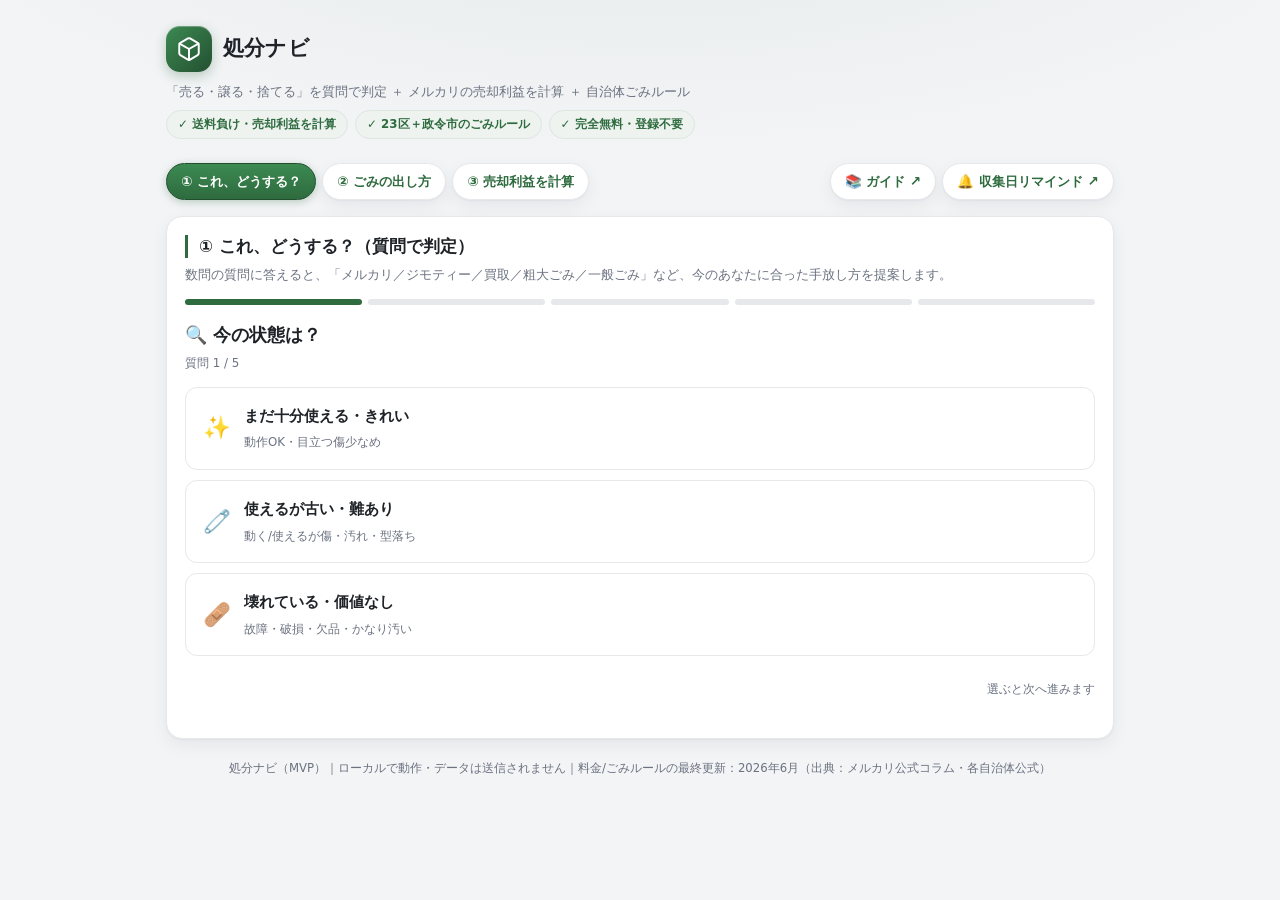
<file: index.html>
<!doctype html>
<html lang="ja">
<head>
<meta charset="utf-8">
<meta name="viewport" content="width=device-width, initial-scale=1">
<!-- Google Search Console 所有権確認：登録時に発行される下記のタグを貼るだけ（HTMLタグ方式）。
     例）<meta name="google-site-verification" content="ここに発行コード" /> -->
<title>処分ナビ｜売る・譲る・捨てるを質問で判定（メルカリ送料負け＋自治体ごみルール）</title>
<meta name="description" content="フリマ出品前に送料負けを判定し、売る・譲る・捨てるを質問で案内。メルカリ送料計算＋東京23区・政令市20市のごみルール。ローカル動作・データ送信なし。">
<meta name="theme-color" content="#2e6b3e">
<meta property="og:type" content="website">
<meta property="og:title" content="処分ナビ｜売る・譲る・捨てるを質問で判定">
<meta property="og:description" content="メルカリ送料負け計算＋自治体ごみルール。質問に答えるだけで、今のあなたに合った手放し方を提案します。">
<meta property="og:url" content="https://ededdeddyw.github.io/soryo-make-tool/">
<meta property="og:image" content="https://ededdeddyw.github.io/soryo-make-tool/ogp.jpg">
<meta property="og:image:width" content="1200">
<meta property="og:image:height" content="630">
<meta name="twitter:card" content="summary_large_image">
<link rel="canonical" href="https://ededdeddyw.github.io/soryo-make-tool/">
<script type="application/ld+json">{"@context":"https://schema.org","@type":"WebApplication","name":"処分ナビ","url":"https://ededdeddyw.github.io/soryo-make-tool/","applicationCategory":"UtilitiesApplication","operatingSystem":"Web","description":"フリマ出品前に送料負けを判定し、売る・譲る・捨てるを質問で案内。メルカリ送料計算＋東京23区・政令市20市のごみルール。","offers":{"@type":"Offer","price":"0","priceCurrency":"JPY"}}</script>
<link rel="icon" href="data:image/svg+xml,%3Csvg%20xmlns='http://www.w3.org/2000/svg'%20viewBox='0%200%2024%2024'%20fill='none'%20stroke='%232e6b3e'%20stroke-width='2'%20stroke-linecap='round'%20stroke-linejoin='round'%3E%3Cpath%20d='M21%2016V8a2%202%200%200%200-1-1.73l-7-4a2%202%200%200%200-2%200l-7%204A2%202%200%200%200%203%208v8a2%202%200%200%200%201%201.73l7%204a2%202%200%200%200%202%200l7-4A2%202%200%200%200%2021%2016z'/%3E%3Cpath%20d='M3.27%206.96%2012%2012.01l8.73-5.05M12%2022.08V12'/%3E%3C/svg%3E">
<link rel="manifest" href="manifest.json">
<link rel="apple-touch-icon" href="icon-180.png">
<meta name="mobile-web-app-capable" content="yes">
<meta name="apple-mobile-web-app-capable" content="yes">
<meta name="apple-mobile-web-app-status-bar-style" content="default">
<meta name="apple-mobile-web-app-title" content="処分ナビ">
<script>if('serviceWorker' in navigator){addEventListener('load',function(){navigator.serviceWorker.register('sw.js').catch(function(){});});}</script>
<link rel="stylesheet" href="theme.css">
<style>
  /* デザイントークン・base(reset/body/a)は theme.css に集約。以下はこのページ固有のスタイル */
  .wrap{max-width:980px;margin:0 auto;padding:18px 16px 72px}
  header.hero{display:flex;flex-direction:column;align-items:flex-start;gap:7px;margin:8px 0 16px}
  .hero-chips{display:flex;flex-wrap:wrap;gap:7px;margin-top:1px}
  .hero-chips span{font-size:.74rem;font-weight:700;color:var(--accent);background:var(--accent-soft);border:1px solid #dce7e0;border-radius:999px;padding:4px 11px}
  h1{font-size:1.3rem;margin:0}
  /* .logo / .sub / .callout / .row2 / .row3 / .unit / .presets / .preset / 計算結果ブロック(.ship-pick/.verdict/.net-big/table.bd/.actions/.cmp-t/.tag/.net-cell)・.disc は theme.css に集約 */

  nav.tabs{position:sticky;top:0;z-index:5;display:flex;gap:6px;background:var(--bg);padding:8px 0 10px;margin-bottom:6px;flex-wrap:wrap}
  nav.tabs a,nav.tabs .tab{font-size:.84rem;font-weight:700;text-decoration:none;color:var(--accent);background:#fff;
    border:1px solid var(--line);border-radius:999px;padding:7px 14px;box-shadow:var(--shadow);cursor:pointer;font-family:inherit}
  nav.tabs a:hover,nav.tabs .tab:hover{background:var(--accent-soft)}
  nav.tabs .tab.active{background:linear-gradient(180deg,var(--accent-bright),var(--accent));color:#fff;border-color:var(--accent-deep);box-shadow:0 2px 9px rgba(46,107,62,.30)}
  /* 画面（ビュー）切替：1つだけ表示 */
  .view{display:none}
  .view.show{display:block}
  /* ② ごみの出し方フロー */
  .g-size{display:flex;flex-wrap:wrap;gap:7px;margin:4px 0 4px}
  .g-size button{font:inherit;font-size:.86rem;font-weight:700;border:1px solid var(--line);background:#fff;color:var(--ink);border-radius:10px;padding:9px 13px;cursor:pointer;transition:.12s}
  .g-size button:hover{border-color:var(--accent);background:var(--accent-soft)}
  .g-size button.on{background:var(--accent);color:#fff;border-color:var(--accent)}
  .g-verdict{margin-top:14px;border-radius:14px;padding:15px 16px;border:1px solid transparent;box-shadow:var(--shadow)}
  .g-verdict .vh{font-size:1.06rem;font-weight:800;margin:0 0 4px;display:flex;align-items:center;gap:8px}
  .g-verdict .vb{font-size:.86rem;margin:0}
  .g-ok{background:var(--ok-bg);border-color:#bfe3cd}.g-ok .vh{color:var(--ok)}
  .g-sodai{background:var(--warn-bg);border-color:#ecd9a8}.g-sodai .vh{color:var(--warn)}
  .g-ask{background:var(--blue-bg);border-color:#bcd6ef}.g-ask .vh{color:var(--blue)}
  .g-mats{display:flex;flex-wrap:wrap;gap:8px;margin:4px 0}
  .g-mat{display:flex;align-items:center;gap:9px;text-align:left;width:100%;font:inherit;border:1.5px solid var(--line);background:#fff;border-radius:11px;padding:12px 14px;cursor:pointer;color:var(--ink);transition:.12s}
  .g-mat:hover{border-color:var(--accent);background:var(--accent-soft)}
  .g-mat .em{font-size:1.3rem}
  .g-mat .mt{font-weight:700;font-size:.92rem}
  .g-mat .mh{font-size:.74rem;color:var(--muted)}
  .g-final{margin-top:12px;border:1px solid #bfe3cd;background:linear-gradient(135deg,var(--ok-bg),#fff);border-radius:14px;padding:15px 16px;box-shadow:var(--shadow)}
  .g-final .ft{font-size:1.02rem;font-weight:800;margin:0 0 6px}
  .g-final ul{margin:6px 0 0;padding-left:18px;font-size:.86rem}
  .g-final li{margin:3px 0}
  .g-danger{background:var(--bad-bg);border-color:#f0c4bd}

  .card{background:var(--card);border:1px solid var(--line);border-radius:var(--radius);padding:18px;box-shadow:var(--shadow);margin-bottom:16px}
  .card h2{font-size:1.05rem;margin:0 0 6px;padding-left:11px;border-left:3px solid var(--accent);line-height:1.35}
  .card .lead{font-size:.82rem;color:var(--muted);margin:0 0 14px}

  /* wizard */
  .wz-progress{display:flex;gap:6px;margin:0 0 16px}
  .wz-progress i{height:6px;flex:1;border-radius:999px;background:var(--line);transition:.2s}
  .wz-progress i.on{background:var(--accent)}
  .wz-q{font-size:1.12rem;font-weight:800;margin:0 0 4px;display:flex;align-items:center;gap:8px}
  .wz-step{font-size:.74rem;color:var(--muted);margin:0 0 14px}
  .wz-opts{display:grid;gap:10px}
  .wz-opt{display:flex;align-items:center;gap:12px;width:100%;text-align:left;cursor:pointer;
    border:1.5px solid var(--line);background:#fff;border-radius:12px;padding:15px 16px;min-height:58px;font:inherit;color:var(--ink);transition:.15s}
  .wz-opt:hover{border-color:var(--accent);background:var(--accent-soft);transform:translateY(-1px)}
  .wz-opt .em{font-size:1.4rem;flex:0 0 auto;width:30px;text-align:center}
  .wz-opt .ot{font-weight:700;font-size:.96rem}
  .wz-opt .oh{font-size:.74rem;color:var(--muted)}
  .wz-bar{display:flex;justify-content:space-between;align-items:center;margin-top:16px}
  /* .btn 系・バッジ(.verified/.estim) は theme.css に集約 */
  .chips{display:flex;flex-wrap:wrap;gap:6px;margin:0 0 14px}
  .chip{font-size:.74rem;background:var(--accent-soft);color:var(--accent);border-radius:999px;padding:3px 10px;font-weight:700}

  /* recommendation */
  .rec-primary{display:flex;gap:14px;border-radius:16px;padding:18px;background:linear-gradient(135deg,var(--ok-bg),#fff);border:1px solid #bfe3cd;margin-bottom:14px;box-shadow:0 2px 12px rgba(46,139,87,.12)}
  .rec-primary .em{font-size:2.2rem;flex:0 0 auto}
  .rec-primary .rt{font-size:1.2rem;font-weight:800;margin:0;color:var(--ok)}
  .rec-primary .rb{font-size:.86rem;margin:3px 0 0}
  .rec-why{margin:8px 0 0;padding:0;list-style:none}
  .rec-why li{font-size:.84rem;padding:3px 0 3px 20px;position:relative}
  .rec-why li::before{content:"✓";position:absolute;left:0;color:var(--ok);font-weight:800}
  .rec-cta{margin-top:12px}
  .rec-others{margin-top:6px}
  .rec-others .ro{display:flex;gap:11px;align-items:flex-start;padding:11px 12px;border:1px solid var(--line);border-radius:11px;margin-top:9px}
  .rec-others .em{font-size:1.5rem;flex:0 0 auto;width:30px;text-align:center}
  .rec-others .rn{font-weight:700;font-size:.92rem}
  .rec-others .rd{font-size:.78rem;color:var(--muted)}
  .rec-others .rk{font-size:.74rem;color:var(--accent);font-weight:700;margin-top:2px}
  .rec-others a{color:var(--accent)}


  /* gov module */
  label{display:block;font-size:.82rem;color:var(--muted);margin:12px 0 4px;font-weight:600}
  label:first-of-type{margin-top:0}
  select,input[type=text],input[type=number]{width:100%;padding:11px 12px;font-size:1rem;border:1px solid var(--line);border-radius:10px;background:#fff;color:var(--ink)}
  select:focus,input:focus{outline:none;border-color:var(--accent);box-shadow:0 0 0 3px var(--accent-soft)}
  .ward-pick{display:flex;flex-wrap:wrap;gap:6px;margin-top:8px}
  .ward-pick button{font-size:.78rem;border:1px solid var(--line);background:#fff;border-radius:8px;padding:5px 9px;cursor:pointer}
  .ward-pick button:hover{background:var(--accent-soft);border-color:var(--accent)}
  .gov-card{margin-top:14px;border:1px solid var(--line);border-radius:12px;padding:0;overflow:hidden}
  .gov-card .gh{background:var(--accent-soft);padding:10px 14px;font-weight:800;font-size:.95rem;color:var(--accent)}
  .gov-card .gb{padding:4px 14px 12px}
  .gov-row{display:flex;gap:10px;padding:10px 0;border-bottom:1px solid var(--line);font-size:.86rem}
  .gov-row:last-child{border-bottom:none}
  .gov-row .gk{flex:0 0 92px;color:var(--muted);font-weight:700;font-size:.8rem}
  .gov-row .gv{flex:1}

  /* calculator */
  .grid{display:grid;grid-template-columns:1fr 1fr;gap:16px}
  @media(max-width:760px){.grid{grid-template-columns:1fr}}
  details.adv{margin-top:14px;border-top:1px dashed var(--line);padding-top:10px}
  details.adv summary{cursor:pointer;font-size:.82rem;color:var(--accent);font-weight:600;list-style:none}
  details.adv summary::-webkit-details-marker{display:none}
  details.adv summary::before{content:"＋ "}details.adv[open] summary::before{content:"－ "}
  .hint{font-weight:400;font-size:.74rem;color:var(--muted)}
  .disc{margin-top:6px}
  footer{margin-top:20px;font-size:.73rem;color:var(--muted);text-align:center}
  a{color:var(--accent)}
</style>
</head>
<body>
<div class="wrap">
  <header class="hero">
    <a class="brand" href="index.html" aria-label="処分ナビ トップへ">
      <span class="logo" aria-hidden="true">
        <svg viewBox="0 0 24 24" fill="none" stroke="#fff" stroke-width="1.8" stroke-linecap="round" stroke-linejoin="round">
          <path d="M21 16V8a2 2 0 0 0-1-1.73l-7-4a2 2 0 0 0-2 0l-7 4A2 2 0 0 0 3 8v8a2 2 0 0 0 1 1.73l7 4a2 2 0 0 0 2 0l7-4A2 2 0 0 0 21 16z"/>
          <path d="M3.27 6.96 12 12.01l8.73-5.05M12 22.08V12"/>
        </svg>
      </span>
      <h1>処分ナビ</h1>
    </a>
    <p class="sub">「売る・譲る・捨てる」を質問で判定 ＋ メルカリの売却利益を計算 ＋ 自治体ごみルール</p>
    <div class="hero-chips">
      <span>✓ 送料負け・売却利益を計算</span>
      <span>✓ 23区＋政令市のごみルール</span>
      <span>✓ 完全無料・登録不要</span>
    </div>
  </header>

  <nav class="tabs">
    <button class="tab active" data-view="navi">① これ、どうする？</button>
    <button class="tab" data-view="gov">② ごみの出し方</button>
    <button class="tab" data-view="calc">③ 売却利益を計算</button>
    <a href="guide/" style="margin-left:auto">📚 ガイド ↗</a>
    <a href="reminder.html">🔔 収集日リマインド ↗</a>
  </nav>

  <!-- ① 処分ナビ（アキネーター式） -->
  <section class="card view show" id="nav-navi">
    <h2>① これ、どうする？（質問で判定）</h2>
    <p class="lead">数問の質問に答えると、「メルカリ／ジモティー／買取／粗大ごみ／一般ごみ」など、今のあなたに合った手放し方を提案します。</p>
    <div id="wizard"></div>
  </section>

  <!-- ② ごみの出し方（段階フロー） -->
  <section class="card view" id="nav-gov">
    <h2>② ごみの出し方</h2>
    <p class="lead">お住まいと大きさから「粗大ごみかどうか」をまず判定。詳しく知りたいときは素材を選ぶと、分別と収集日まで案内します。</p>
    <div class="row2">
      <div>
        <label>都道府県</label>
        <select id="pref"></select>
      </div>
      <div>
        <label>市区町村 <span class="hint">（直接入力も可）</span></label>
        <input type="text" id="city" placeholder="例：渋谷区 / 横浜市">
      </div>
    </div>
    <div id="wardPick" class="ward-pick" style="display:none"></div>
    <label style="margin-top:12px">いちばん長い辺の目安 <span class="hint">①で答えていれば自動で入ります</span></label>
    <div class="g-size" id="govSize"></div>
    <div id="govVerdict"></div>
    <div id="govDetail"></div>
    <div style="margin-top:12px"><button class="btn" id="govOpen">公式の出し方ページを開く ↗</button></div>
    <div class="disc" style="margin-top:14px">
      <b>大きさの基準・分別・収集日は自治体ごとに違い、改定されます。</b>最終的な分別・申込は必ず公式でご確認を。電池・スプレー缶・ライター・刃物・小型家電などは「危険ごみ・特別な出し方」が多いので要注意。マンション等は建物の集積所ルールに従ってください。
    </div>
  </section>

  <!-- ③ メルカリ送料計算 -->
  <section class="card view" id="nav-calc">
    <h2>③ メルカリ 売却利益の計算<span class="hint" style="font-weight:400">（売って手元にいくら残る？）</span></h2>
    <p class="lead">売価・サイズ・重さから、手数料・送料・梱包材を引いた「手残り」を計算し、最安の発送方法を自動で選びます。</p>
    <div class="grid">
      <div>
        <label>想定売価 <span class="hint">（いくらで売れそう？）</span></label>
        <div class="unit"><input type="number" id="price" value="1500" min="0" step="50"><span class="u">円</span></div>
        <label>サイズの目安から選ぶ <span class="hint">測らなくてOK・近いものをタップ</span></label>
        <div class="presets" id="presets"></div>
        <label>サイズを直接入れる <span class="hint">長さ・幅・厚さ（cm）／3辺合計は自動計算</span></label>
        <div class="row3">
          <div class="unit"><input type="number" id="d1" value="25" min="0" step="1" aria-label="長さ"><span class="u">cm</span></div>
          <div class="unit"><input type="number" id="d2" value="18" min="0" step="1" aria-label="幅"><span class="u">cm</span></div>
          <div class="unit"><input type="number" id="d3" value="3" min="0" step="0.5" aria-label="厚さ"><span class="u">cm</span></div>
        </div>
        <div class="hint" style="margin-top:4px">安い方法は<b>「厚さ」</b>と<b>「3辺合計」</b>の2つで決まります。とくにネコポス等は<b>厚さ3cm以下</b>。正方形・箱型は厚さで弾かれやすいので注意。</div>
        <label>重さ</label>
        <div class="unit"><input type="number" id="weight" value="300" min="0" step="50"><span class="u">g</span></div>
        <details class="adv">
          <summary>くわしい設定（梱包材費・手間・まとめ売り）</summary>
          <label>その他の梱包材費 <span class="hint">封筒・テープ・プチプチ等（専用箱代は自動計算）</span></label>
          <div class="unit"><input type="number" id="material" value="30" min="0" step="10"><span class="u">円</span></div>
          <div class="row2">
            <div><label>出品〜発送の手間</label><div class="unit"><input type="number" id="laborMin" value="15" min="0" step="5"><span class="u">分</span></div></div>
            <div><label>自分の時給</label><div class="unit"><input type="number" id="wage" value="1100" min="0" step="100"><span class="u">円</span></div></div>
          </div>
          <label>まとめ売り（1梱包の同梱点数）<span class="hint">送料を按分</span></label>
          <div class="unit"><input type="number" id="bundle" value="1" min="1" step="1"><span class="u">点</span></div>
        </details>
      </div>
      <div>
        <div id="shipPick"></div>
        <div id="verdict"></div>
        <div class="net-cap">1点あたりの手残り（売価 − 手数料 − 送料 − 梱包材）</div>
        <div class="net-big" id="netBig">—</div>
        <div class="net-cap" id="netSub"></div>
        <table class="bd" id="breakdown"></table>
        <div class="actions" id="nextActions"></div>
      </div>
    </div>

    <h3 style="font-size:.92rem;margin:18px 0 0">発送方法の比較（このサイズ・重さで使える方法）</h3>
    <table class="cmp-t">
      <thead><tr><th>発送方法</th><th>サービス</th><th class="num">送料+資材</th><th class="num">手残り</th><th>判定</th></tr></thead>
      <tbody id="cmpBody"></tbody>
    </table>
    <div class="disc" style="margin-top:14px">
      <b>料金は変わります。</b> 送料・手数料は「2026年6月時点の目安」（販売手数料10%・全国一律）。実際は <a href="https://jp-news.mercari.com/contents/1882" target="_blank" rel="noopener">メルカリ公式の料金一覧</a> をご確認ください。サイズ判定は入力寸法からの<b>推定</b>で、専用箱・封筒に収まるかは現物確認を（数mmの差で規格外になる場合あり）。
    </div>
  </section>

  <footer>処分ナビ（MVP）｜ローカルで動作・データは送信されません｜料金/ごみルールの最終更新：2026年6月（出典：メルカリ公式コラム・各自治体公式）</footer>
</div>

<script src="engine.js"></script>
<script>
/* 共通ヘルパー・計算ロジック（$ / yen / SIZE_PRESETS / buildPresets / eligibleMethods /
   thicknessTip / materialLink / matHtml / tipHtml / saveCalc / card / icon* 等）は
   engine.js に集約（soryo-tool.html と共有）。本ファイルには①②③ページ固有の処理のみ。 */

/* ============================ ① 処分ナビ（ウィザード）============================ */
const QS = [
  {id:'cond', q:'今の状態は？', icon:'🔍', opts:[
    {v:'good',  em:'✨', label:'まだ十分使える・きれい', hint:'動作OK・目立つ傷少なめ'},
    {v:'old',   em:'🧷', label:'使えるが古い・難あり', hint:'動く/使えるが傷・汚れ・型落ち'},
    {v:'broken',em:'🩹', label:'壊れている・価値なし', hint:'故障・破損・欠品・かなり汚い'},
  ]},
  {id:'size', q:'いちばん長い辺は、どれくらい？', icon:'📏', note:'※「いちばん長い1辺」の長さです（3辺の合計ではありません）。送料はあとで厚さ・3辺合計も見て計算します。', opts:[
    {v:'small', em:'📩', label:'手のひら〜30cm未満', hint:'本・服・小型雑貨・化粧品など'},
    {v:'mid',   em:'📦', label:'30〜50cmくらい', hint:'電子レンジ・炊飯器・スツールなど'},
    {v:'large', em:'🛋️', label:'50cm以上（大きい）', hint:'いす・本棚・布団・大型家電など'},
  ]},
  {id:'price', q:'売れそうな値段は？（相場）', icon:'💴', skip:s=>s.cond==='broken', opts:[
    {v:'high',        em:'💎', label:'高い（2,000円〜・ブランド/人気）', hint:'高く売れそう'},
    {v:'mid',         em:'💵', label:'そこそこ（500〜2,000円）', hint:'メルカリ向きの価格帯'},
    {v:'low',         em:'🪙', label:'安い（〜500円くらい）', hint:'送料負けしやすい'},
    {v:'unsure_high', em:'❓', label:'わからない（でも高そう）', hint:'ブランド・家電・きれいめ'},
    {v:'unsure_low',  em:'🔍', label:'わからない（たぶん高くない）', hint:'ノーブランド・量産品'},
  ]},
  {id:'urgent', q:'どれくらい急ぎ？', icon:'⏱️', skip:s=>s.cond==='broken', opts:[
    {v:'yes', em:'🏃', label:'すぐ手放したい', hint:'引っ越し・片付け中など'},
    {v:'no',  em:'🛏️', label:'時間をかけてOK', hint:'高く売れるまで待てる'},
  ]},
  {id:'carry', q:'自分で運べる？', icon:'🚗', opts:[
    {v:'yes', em:'💪', label:'運べる（車あり/持てる）', hint:'店舗持込・粗大ごみ出しOK'},
    {v:'no',  em:'🙅', label:'運べない', hint:'出張・回収を使いたい'},
  ]},
];

const CH = {
  mercari:     {em:'📦', name:'メルカリで売る',           blurb:'全国の買い手に。送料・手数料を引いた手残りが鍵。'},
  jmty:        {em:'🤝', name:'ジモティーで譲る/売る',     blurb:'地元で手渡し。送料0・大型もそのまま渡せる。0円もOK。'},
  kaitori:     {em:'💰', name:'買取に出す',               blurb:'ブランド・家電・大型は宅配/出張買取が早い。'},
  recycle_shop:{em:'🏪', name:'リサイクルショップへ持込',  blurb:'運べるなら即現金化。値段は安めになりがち。'},
  matome:      {em:'🧺', name:'まとめ売りにする',         blurb:'単体だと送料負け→似た物をまとめて1梱包に。'},
  sodai:       {em:'🛋️', name:'粗大ごみに出す',          blurb:'30cm以上は多くの自治体で粗大ごみ。申込・有料。'},
  ippan:       {em:'🗑️', name:'一般ごみで処分',          blurb:'小さく価値がなければ分別して処分。'},
  gyosha:      {em:'🚚', name:'不用品回収を呼ぶ',         blurb:'運び出し不要・まとめて引取（有料）。急ぎ/運べない時。'},
};

/* 各チャネルの導線。原則は「サービス内のガイドページ」に着地して完結させる
   （Google検索に丸投げしない）。各ガイド内に詳しい選び方・注意点・将来の提携枠がある。
   ─ ASP[k] に各ASP（A8.net・もしも 等）の広告URLを入れると、そのチャネルだけ
     直接その広告URLへ送客（新規タブ）に切り替わる。空 '' の間はガイドページへ。 */
const GUIDE = {
  jmty:        'guide/jimoty-tsukaikata.html',
  kaitori:     'guide/kaitori.html',
  recycle_shop:'guide/kaitori.html#shop',
  gyosha:      'guide/fuyohin-kaishu.html',
};
const ASP = { jmty:'', kaitori:'', recycle_shop:'', gyosha:'' };
/* チャネルの遷移先を返す。ASPがあれば外部(新規タブ)、なければ内部ガイド(同一タブ) */
const chTarget = k => ASP[k] ? {href:ASP[k], external:true} : {href:GUIDE[k], external:false};

let answers = {}, step = 0;
function activeQs(){ return QS.filter(q=> !(q.skip && q.skip(answers))); }

function renderWizard(){
  const list = activeQs();
  const w = $('wizard');
  if(step >= list.length){ renderResult(); return; }
  const q = list[step];
  const dots = list.map((_,i)=>`<i class="${i<=step?'on':''}"></i>`).join('');
  const opts = q.opts.map(o=>`
    <button class="wz-opt" data-v="${o.v}">
      <span class="em">${o.em}</span>
      <span><span class="ot">${o.label}</span><br><span class="oh">${o.hint||''}</span></span>
    </button>`).join('');
  w.innerHTML = `
    <div class="wz-progress">${dots}</div>
    <p class="wz-q">${q.icon} ${q.q}</p>
    <p class="wz-step">質問 ${step+1} / ${list.length}</p>
    ${q.note?`<p class="wz-step" style="margin:-8px 0 12px;color:var(--accent)">${q.note}</p>`:''}
    <div class="wz-opts">${opts}</div>
    <div class="wz-bar">
      <button class="btn ghost" id="wzBack" ${step===0?'disabled style="visibility:hidden"':''}>← もどる</button>
      <span class="wz-step">選ぶと次へ進みます</span>
    </div>`;
  w.querySelectorAll('.wz-opt').forEach(b=> b.onclick=()=>{ answers[q.id]=b.dataset.v; step++; renderWizard(); });
  const back=$('wzBack'); if(back) back.onclick=()=>{ step=Math.max(0,step-1); renderWizard(); };
}

function recommend(s){
  const bulky = s.size!=='small';            // 30cm以上＝粗大ごみ目安
  const large = s.size==='large';
  const carry = s.carry==='yes';
  const urgent = s.urgent==='yes';
  const sc={}, why={};
  for(const k in CH){ sc[k]=0; why[k]=[]; }
  const add=(k,p,r)=>{ sc[k]+=p; if(r) why[k].push(r); };

  if(s.cond==='broken'){
    if(bulky){ add('sodai',6,'30cm以上で価値がつきにくい→粗大ごみが基本'); }
    else { add('ippan',6,'小さく価値がつきにくい→分別して一般ごみへ'); }
    add('jmty',3,'壊れていても「0円・部品取り」で欲しい人がいることも（送料0の手渡し）');
    add('gyosha', (bulky&&!carry)?4:1, '運び出し不要でまとめて引取（有料）');
    if(large&&!carry) add('kaitori',1,'動く大型家電なら出張買取の可能性も');
  } else {
    // 価値の評価
    if(s.price==='high' || s.price==='unsure_high'){
      // 高い／わからないけど高そう → 価値を確定して高く売る（査定 or 相場）。ジモティーは案内しない
      add('kaitori',5, s.price==='high' ? '高く売れそう→ブランド/家電は買取が早くて確実' : '高そうなら、まず査定で価値を確定（ブランド/家電は買取が確実）');
      add('mercari', bulky?4:6,'高く売れる可能性→メルカリで相場を見て高値を狙う');
    } else if(s.price==='mid'){
      add('mercari', bulky?2:6,'相場的にメルカリ向き（小物は手残りが出やすい）');
      add('jmty', bulky?5:3,'手渡しなら送料0。大型でもそのまま渡せる');
    } else if(s.price==='low'){
      add('jmty',5,'送料を引くと赤字になりやすい→手渡しで0〜数百円');
      add('matome', bulky?1:4,'単体では送料負け→似た物をまとめて1梱包で');
      add('mercari', bulky?0:2,'出すなら送料負けに注意（計算で確認）');
    } else { // unsure_low（わからない＝たぶん高くない）→ まずメルカリ/査定で価値を確かめる。ジモティーは案内しない
      add('mercari', bulky?3:5,'まずメルカリに出して相場を見る（売れれば値段もわかる）');
      add('matome', bulky?1:3,'安いと分かったら、似た物とまとめて送料を分ける手も');
      add('kaitori',1,'念のため査定すれば、おおよその価値がわかる');
    }
    // 良品・急がないは「自分で売って高く」の価値が高い（ただし安すぎる物は送料負けするので除外）
    if(s.price!=='low'){
      if(s.cond==='good') add('mercari',2,'状態が良い→きれいな写真で高く売れやすい');
      if(s.urgent==='no') add('mercari',2,'急がない→売れるまで待てて高値を狙える');
    }
    // 大きさの影響
    if(bulky){
      add('jmty',2,'大型は送料が高く、手渡し(ジモティー)が有利');
      add('kaitori', large?2:1,'大型は出張買取という手も');
      add('recycle_shop', carry?2:0,'運べるならリサイクルショップ持込で即現金');
      add('mercari',-1,'大型は送料が高め（ただし梱包・発送たのメル便で集荷・梱包は代行可）');
    } else {
      add('mercari',2);
      add('recycle_shop', carry?1:0);
    }
  }
  // 共通の修飾
  if(urgent){
    add('jmty',3,'急ぎなら無料即引き取りが早い');
    add('gyosha',2,'急ぎは回収業者(有料)で即日対応も');
    add('recycle_shop', carry?2:0,'持ち込めばその場で現金化');
    add('mercari',-2,'メルカリは売れるまで時間がかかる');
  }
  if(s.carry==='no'){
    add('recycle_shop',-4);
    add('sodai',-1,'※粗大ごみは収集でも集積所/玄関前までの運び出しは自分で');
    add('kaitori', large?2:0,'運べないなら出張買取');
    add('gyosha',2,'運べないなら自宅まで回収に来てもらう');
    add('jmty',1,'「取りに来てくれる」引取希望者を選べる');
    if(s.cond!=='broken' && s.price!=='low') add('mercari',1,'運べなくても梱包・発送たのメル便でヤマトが集荷・梱包・発送を代行');
  }

  const ranked = Object.keys(CH).map(k=>({k, s:sc[k], why:[...new Set(why[k])]}))
    .filter(x=>x.s>0).sort((a,b)=> b.s-a.s);
  const primary = ranked[0] || {k: bulky?'sodai':'ippan', s:1, why:['価値がつきにくい場合は処分を検討']};
  const others = ranked.slice(1,4);
  const keys = [primary.k, ...others.map(o=>o.k)];
  const govType = keys.includes('sodai') ? '粗大' : keys.includes('ippan') ? '一般'
                : (bulky && s.cond==='broken' ? '粗大' : null);
  return {primary, others, govType, bulky};
}

function ctaFor(k){
  switch(k){
    case 'mercari': return {label:'売却利益（手残り）を計算する →', act:'calc'};
    case 'matome':  return {label:'まとめ売り前提で計算する →', act:'calc'};
    case 'sodai':   return {label:'自治体の粗大ごみルールを見る ↓', act:'gov'};
    case 'ippan':   return {label:'自治体の分別ルールを見る ↓', act:'gov'};
    case 'jmty':    return {label:'ジモティーの使い方を見る →', ch:'jmty'};
    case 'kaitori': return {label:'買取（宅配・出張）の選び方を見る →', ch:'kaitori'};
    case 'recycle_shop': return {label:'リサイクルショップ持込のコツを見る →', ch:'recycle_shop'};
    case 'gyosha':  return {label:'不用品回収の選び方を見る →', ch:'gyosha'};
    default: return null;
  }
}

function renderResult(){
  const r = recommend(answers);
  const p = r.primary, P = CH[p.k];
  const chips = activeQs().map(q=>{ const o=q.opts.find(x=>x.v===answers[q.id]); return o?`<span class="chip">${o.em} ${o.label}</span>`:''; }).join('');
  const cta = ctaFor(p.k);
  const ct = cta && cta.ch ? chTarget(cta.ch) : null;
  const ctaBtn = cta ? `<div class="rec-cta"><button class="btn primary" data-cta="${cta.act||''}" ${ct?`data-go="${ct.href}" data-ext="${ct.external?'1':''}"`:''}>${cta.label}</button></div>` : '';
  const whyLis = p.why.slice(0,3).map(x=>`<li>${x}</li>`).join('');

  const others = r.others.map(o=>{
    const C=CH[o.k], c=ctaFor(o.k);
    const ct = c && c.ch ? chTarget(c.ch) : null;
    const link = c ? (ct ? `<a href="${ct.href}"${ct.external?' target="_blank" rel="noopener"':''}>${c.label}</a>` : `<a href="#" data-cta="${c.act}">${c.label}</a>`) : '';
    return `<div class="ro"><span class="em">${C.em}</span><div><div class="rn">${C.name}</div><div class="rd">${C.blurb}</div><div class="rk">${link}${o.why[0]?'　'+o.why[0]:''}</div></div></div>`;
  }).join('');

  const gov = r.govType ? `<div class="callout">🗑️ <b>${r.govType==='粗大'?'粗大ごみ／処分':'一般ごみ／処分'}</b>を選ぶなら、お住まいの自治体のルール確認が必要です。<a href="#" data-cta="gov">② 自治体のごみルールへ</a>（東京23区は基準・手数料も表示）。<br><a href="reminder.html">🔔 収集日リマインドを設定して出し忘れを防ぐ →</a></div>` : '';

  $('wizard').innerHTML = `
    <div class="chips">${chips}</div>
    <div class="rec-primary">
      <span class="em">${P.em}</span>
      <div>
        <p class="rt">おすすめ：${P.name}</p>
        <p class="rb">${P.blurb}</p>
        <ul class="rec-why">${whyLis}</ul>
        ${ctaBtn}
      </div>
    </div>
    ${others?`<div class="rec-others"><div class="net-cap" style="font-weight:700;margin-bottom:2px">ほかの選択肢</div>${others}</div>`:''}
    ${gov}
    <div class="wz-bar"><button class="btn ghost" id="wzRestart">↻ 最初からやり直す</button><span class="wz-step">※ 売れ行き・最終的な損益を保証するものではありません</span></div>`;

  $('wzRestart').onclick=()=>{ answers={}; step=0; renderWizard(); };
  $('wizard').querySelectorAll('[data-cta]').forEach(el=>{
    el.addEventListener('click',e=>{
      const act=el.getAttribute('data-cta'), go=el.getAttribute('data-go'), ext=el.getAttribute('data-ext');
      if(go){ e.preventDefault(); if(ext) window.open(go,'_blank','noopener'); else location.href=go; return; }
      e.preventDefault();
      if(act==='calc') gotoCalc();
      else if(act==='gov') gotoGov();
    });
  });
}

// ビュー切替（①②③を1つずつ表示）
function showView(name){
  document.querySelectorAll('.view').forEach(v=> v.classList.toggle('show', v.id==='nav-'+name));
  document.querySelectorAll('nav.tabs .tab').forEach(b=> b.classList.toggle('active', b.dataset.view===name));
  if(name==='gov'){ if(!govSize && answers.size) govSize=answers.size; renderGov(); }  // ①の大きさを引き継ぐ
  window.scrollTo({top:0,behavior:'smooth'});
}
function gotoCalc(){
  // ウィザードの回答から計算機をざっくり初期化
  const sizeMap={small:[22,16,3,300], mid:[40,30,12,1500], large:[70,45,35,6000]};
  const priceMap={low:600, mid:1500, high:3500, unsure_high:3000, unsure_low:1000};
  const sz=sizeMap[answers.size];
  if(sz){ $('d1').value=sz[0]; $('d2').value=sz[1]; $('d3').value=sz[2]; $('weight').value=sz[3]; }
  if(answers.price && priceMap[answers.price]) $('price').value=priceMap[answers.price];
  calc();
  showView('calc');
}
function gotoGov(){
  if(answers.size) govSize=answers.size;   // ①の大きさを引き継ぐ（結果リンク経由）
  govMat=null;
  showView('gov');
}

/* ============================ ② 自治体ごみルール ============================ */
const PREFS=['北海道','青森県','岩手県','宮城県','秋田県','山形県','福島県','茨城県','栃木県','群馬県','埼玉県','千葉県','東京都','神奈川県','新潟県','富山県','石川県','福井県','山梨県','長野県','岐阜県','静岡県','愛知県','三重県','滋賀県','京都府','大阪府','兵庫県','奈良県','和歌山県','鳥取県','島根県','岡山県','広島県','山口県','徳島県','香川県','愛媛県','高知県','福岡県','佐賀県','長崎県','熊本県','大分県','宮崎県','鹿児島県','沖縄県'];
const TOKYO_WARDS=['千代田区','中央区','港区','新宿区','文京区','台東区','墨田区','江東区','品川区','目黒区','大田区','世田谷区','渋谷区','中野区','杉並区','豊島区','北区','荒川区','板橋区','練馬区','足立区','葛飾区','江戸川区'];

// 東京23区共通ルール（出典：各区公式・東京二十三区清掃一部事務組合）
const TOKYO23 = {
  sodaiCm:30,
  basis:'一辺(最長辺)がおおむね30cm以上の家具・家電・寝具など',
  apply:'申込制。粗大ごみ受付センター（インターネット or 電話）へ事前申込み',
  ticket:'有料。コンビニ等で「粗大ごみ処理券（シール）」を購入し、品目分を貼って収集日に出す',
  fee:'品目別で有料。おおむね400円〜2,800円程度（大型家具・家電は数千円のことも）。金額は受付時に確定',
};

// 主要都市（政令指定都市）の粗大ごみルール（出典：各市公式・2026年6月確認）
// conf: high=全項目公式確認 / medium=一部要確認 / low=公式に数値記載なく要確認
const CITY_RULES = {
  '札幌市':{name:'札幌市', alias:'札幌市は「大型ごみ」', conf:'high',
    basis:'「指定ごみ袋に入らない大きさのもの」（重量100kg超・長さ2m超・体積2㎥超は収集対象外）。サイズcm基準ではなく袋基準。',
    apply:'申込制。大型ごみ収集センター 011-281-8153（9:00〜16:30）／インターネット受付（24時間）',
    fee:'品目別 200円〜1,800円程度',
    ticket:'「大型ごみ処理手数料シール」を取扱店で購入し貼付。ネット申込ならクレカ・PayPay等の電子決済も可',
    url:'https://www.city.sapporo.jp/seiso/gomi/oogatagomi.html'},
  '仙台市':{name:'仙台市', conf:'high',
    basis:'最も長い部分がおおむね30cmを超え、重さ100kg以下の耐久消費財など',
    apply:'申込制。粗大ごみ受付センター 022-716-5301／インターネット受付あり',
    fee:'品目・大きさ別 400／800／1,200／1,600円（マットレス3,000円 等）',
    ticket:'「手数料納付券」をコンビニ等で購入し、受付番号を記入して貼付',
    url:'https://www.city.sendai.jp/haiki-kanri/kurashi/machi/genryo/gomi/wakekata/sodaigomi.html'},
  'さいたま市':{name:'さいたま市', conf:'high',
    basis:'一辺の長さ又は直径が90cm以上2m未満のもの（90cm未満は通常ごみ扱い）',
    apply:'予約制（収集日の3営業日前まで・1回4個まで）。受付センター 048-878-0053／インターネット受付',
    fee:'通常1品550円（特定処理困難物は1,100〜2,200円）',
    ticket:'「粗大ごみ等処理手数料納付券」を取扱店・区役所等で購入し1品ずつ貼付',
    url:'https://www.city.saitama.lg.jp/001/006/010/003/p072165.html'},
  '千葉市':{name:'千葉市', conf:'high',
    basis:'指定ごみ袋に入れて口が結べない／袋からはみ出すもの（袋基準）',
    apply:'申込制。粗大ごみ受付センター 043-302-5374／インターネット・LINE受付',
    fee:'品目別 1枚390円単位（390／780／1,170／1,560円）。電子決済も可',
    ticket:'「粗大ごみ処理手数料納付券」を取扱店等で購入し必要枚数を貼付',
    url:'https://www.city.chiba.jp/kankyo/junkan/shushugyomu/sodaigomi.html'},
  '新潟市':{name:'新潟市', conf:'medium',
    basis:'指定袋（燃やす/燃やさない）に入らない大きいもの（大人2人で持てるもの）。公式にcm基準の記載なし',
    apply:'申込制。粗大ごみ受付センター 025-290-5353／ネット・LINE・チャット受付（24時間）',
    fee:'品目別。処理券は100／200／300／500円の4種',
    ticket:'「粗大ごみ処理券」を小売店・区役所等で購入し品物ごとに貼付',
    url:'https://www.city.niigata.lg.jp/kurashi/gomi/gomishigen/gomidasi/niigata/discard.html'},
  '横浜市':{name:'横浜市', conf:'high',
    basis:'金属製品は「最も長い辺が30cm以上」、それ以外（プラ・木製等）は「最も長い辺が50cm以上」',
    apply:'申込制。粗大ごみ受付センター 0570-200-530／045-330-3953／インターネット・LINE受付',
    fee:'有料・品目別（金額は申込時に案内）',
    ticket:'「粗大ごみ収集シール」を金融機関・郵便局・コンビニ等で購入し貼付（ネット/LINE申込は電子決済可）',
    url:'https://www.city.yokohama.lg.jp/kurashi/sumai-kurashi/gomi-recycle/gomi/shushu/sodai.html'},
  '川崎市':{name:'川崎市', conf:'high',
    basis:'最長辺がおおむね30cm以上のもの（2m以上は処理困難物で対象外）',
    apply:'申込制。粗大ごみ受付センター 0570-044-530／044-930-5300／インターネット24時間受付',
    fee:'品目別・4段階。300／600／1,200円が中心（概ね300〜1,200円）',
    ticket:'「川崎市粗大ごみ処理券」（100／300／600円券）をコンビニ等で購入',
    url:'https://www.city.kawasaki.jp/300/page/0000012773.html'},
  '相模原市':{name:'相模原市', conf:'high',
    basis:'電化製品は「最も長い辺が30cm以上」、それ以外は「最も長い辺が50cm以上」',
    apply:'申込制（戸別収集 or 直接搬入）。粗大ごみ受付センター 042-774-9933／インターネット申込',
    fee:'戸別は品目別の手数料。直接搬入は10kgあたり190円',
    ticket:'「粗大ごみ処理券」を取扱店で購入（申込時に枚数・購入場所を案内）',
    url:'https://www.city.sagamihara.kanagawa.jp/kurashi/1026489/recycle/1026493/katei/1008322.html'},
  '静岡市':{name:'静岡市', conf:'low',
    basis:'公式ページにcm基準の明記なし（要確認）',
    apply:'申込制（地域で集積所/戸別が異なる）。不燃・粗大ごみ受付センター 0120-532-471／インターネット受付（再申込者）',
    fee:'公式の当該ページに金額の明記なし（要確認）',
    ticket:'公式の当該ページに記載なし（要確認）',
    url:'https://www.city.shizuoka.lg.jp/gomi/s000679.html'},
  '浜松市':{name:'浜松市', alias:'浜松市は「連絡ごみ」', conf:'high',
    basis:'長さ60cm以上のもの（60cm未満に分解できれば通常ごみ）',
    apply:'申込制。連絡ごみ受付センター 053-453-2288／インターネット・LINE（24時間）',
    fee:'品目別 1枚310円単位（310／620／930／1,240円 等）',
    ticket:'「連絡ごみ処理手数料納付済証」（1枚310円）をコンビニ・公共施設で購入し貼付',
    url:'https://www.city.hamamatsu.shizuoka.jp/ippai/gomi/dashikata/dashikata/dashikata.html'},
  '名古屋市':{name:'名古屋市', conf:'high',
    basis:'30cm角を超えるもの（最大辺が30cm超）',
    apply:'申込制。粗大ごみ受付センター 0120-758-530（平日9〜17時）／インターネット24時間（キャッシュレス可）',
    fee:'定額 250／500／1,000／1,500円',
    ticket:'「手数料納付券」（250円券・500円券）をコンビニ・指定販売店等で購入',
    url:'https://www.city.nagoya.jp/kurashi/category/5-6-20-0-0-0-0-0-0-0.html'},
  '京都市':{name:'京都市', alias:'京都市は「大型ごみ」', conf:'medium',
    basis:'公式にサイズ基準の明記なし（品目一覧表で判定）',
    apply:'申込制。大型ごみ受付センター 0120-100-530（毎日8:30〜16:30）／インターネット（24時間）',
    fee:'品目・大きさ別 400円〜2,400円',
    ticket:'「粗大ごみ処理手数料券」（400円券）を必要額分組み合わせて貼付。コンビニ・区役所等で購入',
    url:'https://www.city.kyoto.lg.jp/kankyo/page/0000001317.html'},
  '大阪市':{name:'大阪市', conf:'high',
    basis:'最大の辺または径が30cmを超えるもの（棒状は1m超）',
    apply:'申込制。粗大ごみ収集受付センター 0120-79-0053／06-6530-1530／ネット・チャット・FAX・はがき',
    fee:'1点定額。手数料券 200／400／700／1,000円の4種',
    ticket:'「粗大ごみ処理手数料券（シール）」を販売店で購入（ネット申込はキャッシュレス可）',
    url:'https://www.city.osaka.lg.jp/kankyo/page/0000369355.html'},
  '堺市':{name:'堺市', conf:'high',
    basis:'最大辺又は径がおおむね30cmを超える耐久消費財等（30cm以下は不燃小物＝無料）',
    apply:'申込制。受付センター 0120-00-8400／06-6485-5048／インターネット（24時間・キャッシュレス可）',
    fee:'1点定額 400〜2,000円（400円刻み5段階）',
    ticket:'「粗大ごみ処理券」を指定取扱所で購入',
    url:'https://www.city.sakai.lg.jp/kurashi/gomi/gomi_recy/bunbetsu/shigen/sodaigomi/index.html'},
  '神戸市':{name:'神戸市', alias:'神戸市は「大型ごみ」', conf:'medium',
    basis:'45Lの指定袋に入らない大きさ、または入っても単品5kg超のもの（袋・重量基準。70kg超/2.5㎥超は対象外）',
    apply:'申込制。大型ごみ受付センター 078-392-7953／インターネット（24時間・キャッシュレス可）。1回5点まで',
    fee:'品目別 300〜3,000円',
    ticket:'「大型ごみシール券（処理手数料納付券）」をコンビニ等で購入',
    url:'https://www.city.kobe.lg.jp/a04164/kurashi/recycle/gomi/dashikata/bunbetsukubun/hinmokugoto/ogatagomi/index.html'},
  '岡山市':{name:'岡山市', conf:'high',
    basis:'20Lの有料指定ごみ袋に入りきらないもの（1点 重さ100kg未満・長さ1.8m未満）。施設へ直接持込は無料',
    apply:'申込制。粗大ごみ受付センター 086-227-5300／FAX／インターネット受付（24時間）',
    fee:'戸別収集は処理券 200／500／1,000／1,500円。直接持込は無料',
    ticket:'「粗大ごみ処理券」をコンビニ等の指定取扱店で購入（払戻・交換不可）',
    url:'https://www.city.okayama.jp/kurashi/0000005008.html'},
  '広島市':{name:'広島市', alias:'広島市は「大型ごみ」', conf:'high',
    basis:'最長辺または最大径が30cm以上（棒・板状は最長辺1m以上）。家電リサイクル法対象機器は大きさ問わず対象',
    apply:'予約制。大型ごみ受付センター 0570-082530／082-544-5300／インターネット・チャット（24時間）',
    fee:'品目別 概ね250〜3,000円（家電リサイクル対象は別途料金）',
    ticket:'「納付券（シール）」を市内販売所で購入',
    url:'https://www.city.hiroshima.lg.jp/living/gomi-kankyo/1021277/1003072/1026095/1026097/1003172.html'},
  '北九州市':{name:'北九州市', conf:'high',
    basis:'指定袋（45L）に入らない大きさのもの、または粗大ごみとして定められたもの',
    apply:'申込制。粗大ごみ受付センター 093-513-3005（月〜土9〜17時）／インターネット（24時間。ネット3日前・電話前日まで）',
    fee:'品目別・4段階 300／500／700／1,000円',
    ticket:'「粗大ごみ納付券」を指定袋取扱店で購入',
    url:'https://www.city.kitakyushu.lg.jp/contents/924_10259.html'},
  '福岡市':{name:'福岡市', conf:'high',
    basis:'指定袋に入らない大きさ・重さのもの（袋・重量基準）',
    apply:'申込制（収集日の2日前まで・1回10個まで）。粗大ごみ受付センター 092-731-1153／インターネット・LINE（24時間）',
    fee:'大きさ・重さ別。処理券 300／500／1,000円（LINE受付はクレカ・PayPay可）',
    ticket:'「粗大ごみ処理券」をコンビニ等で購入',
    url:'https://kateigomi-bunbetsu.city.fukuoka.lg.jp/rule/coarseDust'},
  '熊本市':{name:'熊本市', alias:'熊本市は「大型ごみ」', conf:'high',
    basis:'指定袋（大袋）に入れて口を結べない大きさのもの',
    apply:'電話申込制。ごみゼロコール 0570-00-5374（月〜土8:30〜17:00）。インターネット受付は公式に明記なし',
    fee:'品目別 500円または900円',
    ticket:'「大型ごみ処理シール」をコンビニ等で購入し受付番号を記入して貼付',
    url:'https://www.city.kumamoto.jp/kankyo/kiji003552/index.html'},
};
// 粗大ごみの大きさ閾値(cm)。袋基準・cm非記載の市は null（＝大きさで断定しない）。出典は各市公式の basis に対応。
const SODAI_CM={仙台市:30,さいたま市:90,横浜市:30,川崎市:30,相模原市:30,浜松市:60,名古屋市:30,大阪市:30,堺市:30,広島市:30,
  札幌市:null,千葉市:null,新潟市:null,静岡市:null,京都市:null,神戸市:null,岡山市:null,北九州市:null,福岡市:null,熊本市:null};
for(const k in CITY_RULES){ CITY_RULES[k].sodaiCm = (k in SODAI_CM)?SODAI_CM[k]:null; }
// 収集日データ（data/gomi/*.json）がある区 → 最終結論で実際の曜日を出せる
const WARD_GOMI_CODE={品川区:'13109', 港区:'13103', 文京区:'13105', 江東区:'13108', 中央区:'13102', 中野区:'13114', 台東区:'13106', 大田区:'13111', 渋谷区:'13113'};

// 都道府県 → 画面内蔵都市（クイック選択用）
const PREF_CITIES = {
  '北海道':['札幌市'], '宮城県':['仙台市'], '埼玉県':['さいたま市'], '千葉県':['千葉市'],
  '神奈川県':['横浜市','川崎市','相模原市'], '新潟県':['新潟市'], '静岡県':['静岡市','浜松市'],
  '愛知県':['名古屋市'], '京都府':['京都市'], '大阪府':['大阪市','堺市'], '兵庫県':['神戸市'],
  '岡山県':['岡山市'], '広島県':['広島市'], '福岡県':['北九州市','福岡市'], '熊本県':['熊本市'],
};
function findCityRule(city){ if(!city) return null; return CITY_RULES[city] || CITY_RULES[city+'市'] || null; }

/* ②フロー用 */
const GOV_SIZES=[{v:'small',label:'〜30cm未満'},{v:'mid',label:'30〜50cm'},{v:'large',label:'50cm〜'},{v:'unknown',label:'わからない'}];
const GOV_MATS=[
  {v:'burn',    em:'🔥', label:'燃やすごみ',                 hint:'紙くず・生ごみ・布・木など', key:'burn'},
  {v:'noncomb', em:'🪨', label:'金属・ガラス・陶器（不燃）', hint:'なべ・割れ物・小型金属など', key:'noncomb'},
  {v:'plastic', em:'🧴', label:'プラスチック',               hint:'容器・パッケージ・製品プラ', key:'plastic'},
  {v:'resource',em:'♻️', label:'資源（缶・びん・ペット・古紙）', hint:'リサイクルできるもの', key:'resource'},
  {v:'danger',  em:'⚠️', label:'危険ごみ',                   hint:'電池・スプレー缶・ライター・刃物・小型家電', key:null, danger:true},
];
const WJ7=['日','月','火','水','木','金','土'];
let govSize=null, govMat=null;
function searchU(pref,city){ return 'https://www.google.com/search?q='+encodeURIComponent(`${pref}${city} ごみ 分別 出し方`.trim()); }
function govRegion(){
  const pref=$('pref').value, city=$('city').value.trim();
  if(pref==='東京都' && TOKYO_WARDS.includes(city))
    return {kind:'ward', name:city, rule:TOKYO23, sodaiCm:TOKYO23.sodaiCm, conf:'high', code:WARD_GOMI_CODE[city]||null};
  const r=findCityRule(city);
  if(r) return {kind:'city', name:r.name, rule:r, sodaiCm:r.sodaiCm, conf:r.conf, code:null};
  if(pref||city) return {kind:'other', name:`${pref}${city||''}`, rule:null, sodaiCm:null, conf:null, code:null};
  return null;
}
function sodaiVerdict(sizeCat, sodaiCm){
  if(!sizeCat || sizeCat==='unknown') return 'ask';
  if(sodaiCm==null) return 'region_unknown';
  const B={small:{min:0,max:30},mid:{min:30,max:50},large:{min:50,max:9999}}[sizeCat];
  if(B.max<=sodaiCm) return 'not_sodai';
  if(B.min>=sodaiCm) return 'sodai';
  return 'ambiguous';
}
function fmtPattern(p){ return p.t==='w' ? '毎週 '+p.d.map(x=>WJ7[x]).join('・')+'曜' : '第'+p.w.join('・')+' '+WJ7[p.d]+'曜'; }

function buildPref(){
  const sel=$('pref'); sel.innerHTML='<option value="">選択してください</option>'+PREFS.map(p=>`<option>${p}</option>`).join('');
  sel.onchange=()=>{
    const wp=$('wardPick');
    const picks = sel.value==='東京都' ? TOKYO_WARDS : (PREF_CITIES[sel.value]||[]);
    if(picks.length){
      wp.style.display='flex';
      wp.innerHTML=picks.map(w=>`<button data-w="${w}">${w}</button>`).join('');
      wp.querySelectorAll('button').forEach(b=> b.onclick=()=>{ $('city').value=b.dataset.w; govMat=null; renderGov(); });
    } else { wp.style.display='none'; wp.innerHTML=''; }
    $('city').value=''; govMat=null;
    renderGov();
  };
  $('city').addEventListener('input', ()=>{ govMat=null; renderGov(); });
  $('govOpen').onclick=()=>{
    // 公式URLが分かっている自治体は公式へ直行（Google経由にしない）。不明な時のみ検索にフォールバック
    const region=govRegion();
    let url=null;
    if(region){
      if(region.kind==='city' && region.rule && region.rule.url) url=region.rule.url;
      else if(region.kind==='ward') url='https://www.union.tokyo23-seisou.lg.jp/shiro/shori/sodaigomi.html';
    }
    if(!url){ const pref=$('pref').value, city=$('city').value.trim();
      url='https://www.google.com/search?q='+encodeURIComponent(`${pref}${city} 粗大ごみ 出し方 申し込み`.trim()); }
    window.open(url,'_blank','noopener');
  };
  // 収集日リマインドで選んだ区があれば初期表示に復元
  try{ const a=JSON.parse(localStorage.getItem('shobun-navi.area')||'null');
    if(a&&a.code){ const w=Object.keys(WARD_GOMI_CODE).find(k=>WARD_GOMI_CODE[k]===a.code);
      if(w){ sel.value='東京都'; sel.onchange(); $('city').value=w; } } }catch(e){}
}

// 粗大ごみ時の高単価導線（出張買取・不用品回収）。原則サービス内のガイドへ着地（ASP設定時のみ外部直送）
function govLeadHtml(){
  const a=(ch,label)=>{ const t=chTarget(ch); return `<a href="${t.href}"${t.external?' target="_blank" rel="noopener"':''}>${label}</a>`; };
  return `<div style="margin-top:10px;font-size:.82rem;background:var(--blue-bg);border:1px solid #bcd6ef;border-radius:10px;padding:9px 12px">💡 まだ使える物なら ${a('kaitori','出張買取')}、処分なら ${a('gyosha','不用品回収')} も（運べない大型に便利）。<span style="color:var(--muted)">選び方・注意点をガイドで確認できます。</span></div>`;
}
function renderSizeBtns(){
  $('govSize').innerHTML=GOV_SIZES.map(s=>`<button data-s="${s.v}" class="${govSize===s.v?'on':''}">${s.label}</button>`).join('');
  $('govSize').querySelectorAll('button').forEach(b=> b.onclick=()=>{ govSize=b.dataset.s; govMat=null; renderGov(); });
}
function renderGov(){
  renderSizeBtns();
  const region=govRegion(), vbox=$('govVerdict'), dbox=$('govDetail');
  dbox.innerHTML='';
  if(!region){ vbox.innerHTML='<div class="g-verdict g-ask"><p class="vh">📍 お住まいを選んでね</p><p class="vb">都道府県・市区町村を選ぶと「粗大ごみかどうか」を判定します。大きさは①の回答があれば自動で入ります。</p></div>'; return; }
  if(!govSize){ vbox.innerHTML=`<div class="g-verdict g-ask"><p class="vh">📏 大きさを選んでね</p><p class="vb">いちばん長い辺の目安を上から選ぶと、${region.name}の基準で粗大ごみか判定します。</p></div>`; return; }
  const v=sodaiVerdict(govSize, region.sodaiCm);
  const more='<button class="btn" id="govMoreBtn">もっと詳しく（素材から分別・収集日）→</button>';
  if(v==='sodai'){
    vbox.innerHTML=`<div class="g-verdict g-sodai"><p class="vh">🛋️ 粗大ごみの可能性が高いよ</p><p class="vb">${region.name}は「${region.sodaiCm?region.sodaiCm+'cm以上':'大きいもの'}」が粗大ごみ。<b>申込制・有料</b>です。</p><div style="margin-top:10px"><button class="btn primary" id="govSodaiBtn">申込・手数料の詳しい情報を見る →</button></div>${govLeadHtml()}</div>`;
  } else if(v==='not_sodai'){
    vbox.innerHTML=`<div class="g-verdict g-ok"><p class="vh">✅ 粗大ごみではないよ</p><p class="vb">${region.name}の基準（${region.sodaiCm}cm以上が粗大）より小さいので、<b>ふつうのごみ（無料）</b>として出せます。もっと詳しく知りたい？</p><div style="margin-top:10px">${more}</div></div>`;
  } else if(v==='ambiguous'){
    vbox.innerHTML=`<div class="g-verdict g-ask"><p class="vh">🤔 境界の大きさだよ</p><p class="vb">${region.name}は<b>${region.sodaiCm}cm以上が粗大ごみ</b>（有料・申込）、未満は通常ごみ。現物のいちばん長い辺で判断してね。</p><div style="margin-top:10px"><button class="btn primary" id="govSodaiBtn">粗大として申込・手数料を見る</button> ${more}</div>${govLeadHtml()}</div>`;
  } else if(v==='region_unknown'){
    vbox.innerHTML=`<div class="g-verdict g-ask"><p class="vh">📦 ${region.name}は「袋に入るか」等で決まるみたい</p><p class="vb">大きさ(cm)では断定できません。指定袋に入らない大きさなら粗大ごみ（申込・有料）が一般的。素材から分別を見るか、公式で確認してね。</p><div style="margin-top:10px"><button class="btn" id="govSodaiBtn">粗大ごみ（申込・手数料）を見る</button> ${more}</div></div>`;
  } else {
    vbox.innerHTML=`<div class="g-verdict g-ask"><p class="vh">📏 大きさが分かると粗大か判定できるよ</p><p class="vb">上で大きさを選んでね。先に素材だけ見ることもできます。</p><div style="margin-top:10px">${more}</div></div>`;
  }
  const sb=$('govSodaiBtn'); if(sb) sb.onclick=()=>{ dbox.innerHTML=govRuleCard(region); };
  const mb=$('govMoreBtn'); if(mb) mb.onclick=()=>{ renderGovMaterials(region); };
}
function govRuleCard(region){
  const r=region.rule, pref=$('pref').value, city=$('city').value.trim();
  const search='https://www.google.com/search?q='+encodeURIComponent(`${pref}${city} 粗大ごみ 出し方 申し込み`.trim());
  if(region.kind==='ward'){
    return `<div class="gov-card"><div class="gh">${region.name}（東京23区）の粗大ごみ <span class="verified">区共通ルール</span></div><div class="gb">
      <div class="gov-row"><span class="gk">粗大ごみとは</span><span class="gv">${r.basis}</span></div>
      <div class="gov-row"><span class="gk">申込み</span><span class="gv">${r.apply}</span></div>
      <div class="gov-row"><span class="gk">手数料</span><span class="gv">${r.fee} <span class="estim">目安</span></span></div>
      <div class="gov-row"><span class="gk">処理券</span><span class="gv">${r.ticket}</span></div>
      <div class="gov-row"><span class="gk">公式で確認</span><span class="gv"><a href="${search}" target="_blank" rel="noopener">${region.name} 公式の申込・品目別手数料 ↗</a><br><a href="https://www.union.tokyo23-seisou.lg.jp/shiro/shori/sodaigomi.html" target="_blank" rel="noopener">23区共通：粗大ごみの処理 ↗</a></span></div>
    </div></div><div class="disc" style="margin-top:10px">基準30cm・手数料は区共通のおおよその目安。正確な料金・例外は各区公式で確認を。</div>`;
  }
  if(region.kind==='city'){
    const badge = r.conf==='high'?'<span class="verified">公式確認済</span>':r.conf==='low'?'<span class="estim">公式要確認</span>':'<span class="estim">一部要確認</span>';
    return `<div class="gov-card"><div class="gh">${r.name}の粗大ごみ${r.alias?`（${r.alias}）`:''} ${badge}</div><div class="gb">
      <div class="gov-row"><span class="gk">粗大ごみとは</span><span class="gv">${r.basis}</span></div>
      <div class="gov-row"><span class="gk">申込み</span><span class="gv">${r.apply}</span></div>
      <div class="gov-row"><span class="gk">手数料</span><span class="gv">${r.fee} <span class="estim">目安</span></span></div>
      <div class="gov-row"><span class="gk">処理券</span><span class="gv">${r.ticket}</span></div>
      <div class="gov-row"><span class="gk">公式で確認</span><span class="gv"><a href="${r.url}" target="_blank" rel="noopener">${r.name} 公式の粗大ごみページ ↗</a></span></div>
    </div></div><div class="disc" style="margin-top:10px">出典：${r.name}公式（2026年6月）。基準・手数料は改定あり。${r.conf!=='high'?'一部は公式で要確認。':''}</div>`;
  }
  return `<div class="gov-card"><div class="gh">${region.name}のごみルール <span class="estim">公式リンクで確認</span></div><div class="gb">
    <div class="gov-row"><span class="gk">粗大ごみ目安</span><span class="gv">多くの自治体で「最長辺30cm以上」または「50cm以上」（申込制・有料が一般的）。</span></div>
    <div class="gov-row"><span class="gk">公式で確認</span><span class="gv"><a href="${searchU(pref,city)}" target="_blank" rel="noopener">${region.name} 公式のごみ分別／粗大ごみ申込 ↗</a></span></div>
  </div></div>`;
}
function renderGovMaterials(region){
  $('govDetail').innerHTML=`<div style="margin-top:14px;font-size:.8rem;color:var(--muted);font-weight:700">素材は？（選ぶと出し方と収集日を表示）</div>
    <div class="g-mats">${GOV_MATS.map(m=>`<button class="g-mat" data-m="${m.v}"><span class="em">${m.em}</span><span><span class="mt">${m.label}</span><br><span class="mh">${m.hint}</span></span></button>`).join('')}</div>
    <div id="govFinal"></div>`;
  $('govDetail').querySelectorAll('.g-mat').forEach(b=> b.onclick=()=>{ govMat=b.dataset.m; renderGovFinal(region); });
  if(govMat) renderGovFinal(region);
}
function renderGovFinal(region){
  const m=GOV_MATS.find(x=>x.v===govMat); if(!m) return;
  const fin=$('govFinal'), pref=$('pref').value, city=$('city').value.trim();
  if(m.danger){
    const dq='https://www.google.com/search?q='+encodeURIComponent(`${pref}${city} ${m.label} 出し方`.trim());
    fin.innerHTML=`<div class="g-final g-danger"><p class="ft">⚠️ これは「危険ごみ／特別な出し方」</p>
      <ul><li>電池・スプレー缶・ライター・刃物・小型家電などは、通常のごみに混ぜず<b>区の特別な方法</b>で。</li>
      <li>出し方は自治体で大きく違うので、必ず公式で確認を。</li></ul>
      <div style="margin-top:8px"><a class="btn" href="${dq}" target="_blank" rel="noopener">${region.name}の出し方を調べる ↗</a></div></div>`;
    return;
  }
  const dayId='gd'+(govMat);
  fin.innerHTML=`<div class="g-final"><p class="ft">${m.em} ${region.name}では「${m.label}」だね</p>
    <ul>
      <li>収集日：<b id="${dayId}">確認中…</b></li>
      <li>収集日の<b>前の夜〜当日の朝（多くは8:00まで）</b>に、決められた場所へ。</li>
      <li>マンション等は<b>建物の集積所ルール・管理規約</b>に従ってね。</li>
    </ul></div>`;
  fillDay(region, m, dayId);
}
async function fillDay(region, m, dayId){
  const el=document.getElementById(dayId); if(!el) return;
  const remind='<a href="reminder.html">🔔 収集日リマインド</a>';
  if(!region.code){ el.innerHTML=`地区により異なります（${region.name}は収集日データ未内蔵）→ 公式 or ${remind}で確認`; return; }
  let area=null; try{ area=JSON.parse(localStorage.getItem('shobun-navi.area')||'null'); }catch(e){}
  if(!area||area.code!==region.code||!area.district){ el.innerHTML=`地区で異なります → ${remind}（${region.name}対応）で地区を選ぶと表示`; return; }
  try{
    const data=await fetch('data/gomi/'+region.code+'.json').then(r=>r.ok?r.json():null);
    const d=data&&data.districts[area.district], pat=d&&d[m.key];
    if(pat){ el.innerHTML=`${area.district}は <b>${fmtPattern(pat)}</b> 回収（${region.name}公式データ）｜<a href="reminder.html">🔔登録</a>`; }
    else { el.innerHTML=`この区分は公式データに収集日の登録なし → 公式で確認`; }
  }catch(e){ el.innerHTML=`地区により異なります → ${remind}`; }
}

/* ============================ ③ 送料負け計算（エンジン）============================ */
/* 料金表（FEE_RATE/LOW_PROFIT/SMALL/TAKKYU/YUPACK/YUPACK_MAXW）は engine.js に集約。料金更新はそこで。 */

function calc(){
  const price=+$('price').value||0, material=+$('material').value||0, laborMin=+$('laborMin').value||0, wage=+$('wage').value||0, bundle=Math.max(1,+$('bundle').value||1);
  const d=buildDims(), w=+$('weight').value||0;
  const methods=eligibleMethods(d,w), ok=methods.filter(m=>m.ok);
  const best=ok.length?ok.reduce((a,b)=> b.cost<a.cost?b:a):null;
  const tip=thicknessTip(d,w,best);
  renderCalc({price,material,laborMin,wage,bundle,best,tip}); renderCompare(methods,best);
  saveCalc();
}
function renderCalc(o){
  const v=$('verdict'),nb=$('netBig'),ns=$('netSub'),bd=$('breakdown'),na=$('nextActions'),sp=$('shipPick');
  if(!o.best){ sp.className=''; sp.innerHTML=''; v.innerHTML=card('v-bad',iconAlert(),'発送方法が見つかりません','標準的なメルカリ便の規格を超えています。サイズを見直すか公式でご確認ください。'); nb.textContent='—'; ns.textContent=''; bd.innerHTML=''; na.innerHTML=tipHtml(o); return; }
  sp.className='ship-pick';
  sp.innerHTML=`<span class="pe">📮</span><div><div class="pl">いちばん安い送り方</div><div class="pn">${o.best.name}</div></div><div class="pc"><div class="pl">送料＋資材</div><b>${yen(o.best.cost)}</b></div>`;
  const fee=Math.floor(o.price*FEE_RATE), ship=o.best.cost/o.bundle, net=o.price-fee-ship-o.material;
  const margin=o.price>0?net/o.price*100:0, laborCost=o.wage*o.laborMin/60, realNet=net-laborCost;
  const breakEven=Math.ceil((o.best.cost/o.bundle+o.material)/(1-FEE_RATE));
  const targetPrice=Math.ceil((o.best.cost/o.bundle+o.material+LOW_PROFIT)/(1-FEE_RATE));
  nb.className='net-big '+(net<0?'neg':'pos'); nb.textContent=yen(net);
  ns.textContent=`手残り率 ${margin.toFixed(0)}%　／　手間考慮後 ${yen(realNet)}（時給換算 ${yen(laborCost)}）`;
  let cls,ic,t,dsc;
  if(net<0){ cls='v-bad'; ic=iconAlert(); t='送料負け'; dsc='売っても赤字です。このまま単体で出すと損になります。'; }
  else if(net<LOW_PROFIT||realNet<0){ cls='v-warn'; ic=iconWarn(); t=realNet<0?'手間負けの可能性':'薄利ライン';
    dsc=realNet<0?`手残り ${yen(net)} に対し手間が ${yen(laborCost)}。労力に見合わない可能性。`:`黒字ですが少なめ（${yen(net)}）。まとめ売りや値上げの余地。`; }
  else { cls='v-ok'; ic=iconCheck(); t='出品する価値あり'; dsc=`手残り ${yen(net)}（率${margin.toFixed(0)}%）。手間を考慮しても利益が残ります。`; }
  v.innerHTML=card(cls,ic,t,dsc);
  bd.innerHTML=`
    <tr><td>想定売価</td><td>${yen(o.price)}</td></tr>
    <tr class="minus"><td>販売手数料（10%）</td><td>−${yen(fee)}</td></tr>
    <tr class="minus"><td>送料＋資材（${o.best.name}${o.best.matLabel?'＋'+o.best.matLabel:''}${o.bundle>1?` ÷${o.bundle}点`:''}）</td><td>−${yen(ship)}</td></tr>
    <tr class="minus"><td>その他梱包材費</td><td>−${yen(o.material)}</td></tr>
    <tr class="total"><td>手残り</td><td>${yen(net)}</td></tr>`;
  let acts;
  if(net<0) acts=[`黒字には <b>${yen(breakEven)} 以上</b>で売る必要があります（この発送方法の場合）。`,`売れないなら <b>まとめ売り</b>で送料按分、または <b>ジモティー/買取/処分</b>を検討。`,`梱包を薄くして安い発送方法に収められないか確認。`];
  else if(net<LOW_PROFIT||realNet<0) acts=[`<b>まとめ売り</b>で送料を按分すると手残りが伸びます（同梱点数を上げて再計算）。`,`手残り ${yen(LOW_PROFIT)} を確保する売価の目安は <b>${yen(targetPrice)}</b>。`,`急がないなら相場が上がるまで保留も手。`];
  else acts=[`そのまま <b>${o.best.name}</b> で出品OK。送料負けの心配はありません。`,`損益分岐は <b>${yen(breakEven)}</b>。これを下回る値下げは赤字ラインです。`];
  na.innerHTML=tipHtml(o)+matHtml(o.best)+'<div class="net-cap" style="font-weight:700;margin:10px 0 4px">次の一手</div>'+acts.map((a,i)=>`<div class="a"><span class="n">${i+1}</span><span>${a}</span></div>`).join('');
}
function renderCompare(methods,best){
  const price=+$('price').value||0, fee=Math.floor(price*FEE_RATE), material=+$('material').value||0, bundle=Math.max(1,+$('bundle').value||1);
  const ok=methods.filter(m=>m.ok).sort((a,b)=>a.cost-b.cost), ng=methods.filter(m=>!m.ok);
  $('cmpBody').innerHTML=[...ok,...ng].map(m=>{
    const ship=m.cost/bundle, net=price-fee-ship-material, isBest=best&&m.name===best.name, netCls=net<0?'neg':'pos';
    const sub=m.ok?m.note:`${m.note}<br><span style="color:var(--bad)">✕ ${m.reason}</span>`;
    return `<tr class="${isBest?'best':''} ${m.ok?'':'ng'}"><td>${m.name}${isBest?' <span class="tag">推奨</span>':''}<div style="font-size:.7rem;color:var(--muted)">${sub}</div></td><td>${m.svc}</td><td class="num">${m.ok?yen(m.cost):'—'}</td><td class="num net-cell ${m.ok?netCls:''}">${m.ok?yen(net):'—'}</td><td>${m.ok?'<span class="tag">使える</span>':`<span class="tag ng">規格外</span>`}</td></tr>`;
  }).join('');
}

/* ============================ 初期化 ============================ */
['price','d1','d2','d3','weight','material','laborMin','wage','bundle'].forEach(id=> $(id).addEventListener('input',calc));
document.querySelectorAll('nav.tabs .tab').forEach(b=> b.onclick=()=>showView(b.dataset.view));
renderWizard();
buildPref();
buildPresets();
restoreCalc();
calc();
renderGov();
const _h=(location.hash||'').replace('#','');   // 記事等から #calc / #gov で該当タブを開ける
showView(['navi','gov','calc'].includes(_h)?_h:'navi');
</script>
</body>
</html>
</file>
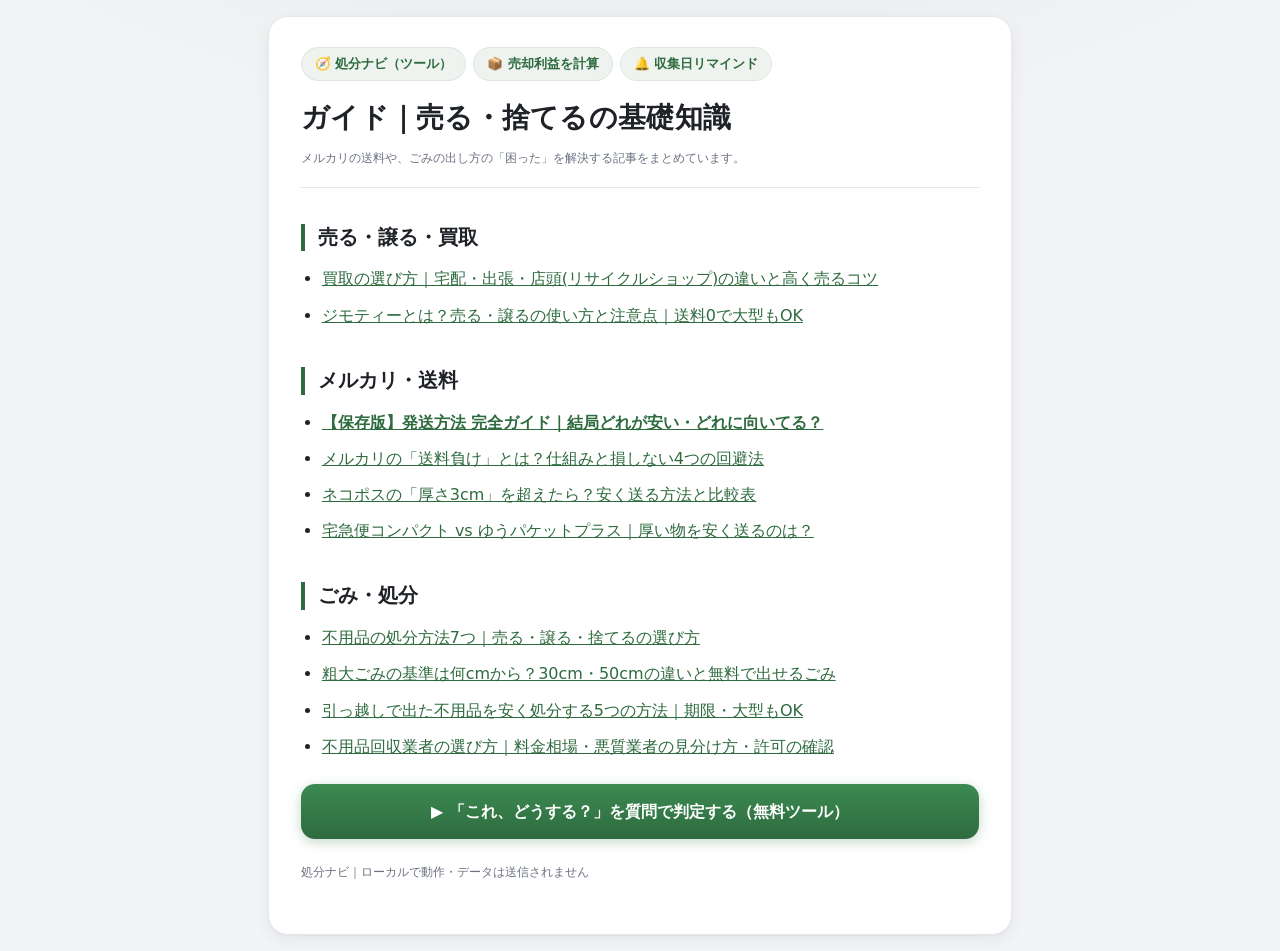
<file: guide/index.html>
<!doctype html>
<html lang="ja">
<head>
<meta charset="utf-8">
<meta name="viewport" content="width=device-width, initial-scale=1">
<title>ガイド｜メルカリ送料・ごみの出し方の基礎知識｜処分ナビ</title>
<meta name="description" content="メルカリの送料負け、ネコポスの厚さ、粗大ごみの基準など、売る・捨てるの「困った」を解決する基礎知識ガイド。無料の計算・判定ツールへのリンクつき。">
<meta name="theme-color" content="#2e6b3e">
<meta property="og:type" content="website">
<meta property="og:title" content="ガイド｜メルカリ送料・ごみの出し方の基礎知識">
<meta property="og:description" content="送料負け・厚さ3cm・粗大ごみの基準など、売る/捨てるの基礎知識ガイド。">
<meta property="og:url" content="https://ededdeddyw.github.io/soryo-make-tool/guide/">
<meta property="og:image" content="https://ededdeddyw.github.io/soryo-make-tool/ogp.jpg">
<meta property="og:image:width" content="1200">
<meta property="og:image:height" content="630">
<meta name="twitter:card" content="summary_large_image">
<link rel="canonical" href="https://ededdeddyw.github.io/soryo-make-tool/guide/">
<link rel="icon" href="../icon.svg">
<link rel="stylesheet" href="../theme.css">
</head>
<body>
<main class="article">
  <nav class="gnav">
    <a href="../index.html">🧭 処分ナビ（ツール）</a>
    <a href="../soryo-tool.html">📦 売却利益を計算</a>
    <a href="../reminder.html">🔔 収集日リマインド</a>
  </nav>

  <h1>ガイド｜売る・捨てるの基礎知識</h1>
  <p class="meta">メルカリの送料や、ごみの出し方の「困った」を解決する記事をまとめています。</p>

  <h2>売る・譲る・買取</h2>
  <ul>
    <li><a href="./kaitori.html">買取の選び方｜宅配・出張・店頭(リサイクルショップ)の違いと高く売るコツ</a></li>
    <li><a href="./jimoty-tsukaikata.html">ジモティーとは？売る・譲るの使い方と注意点｜送料0で大型もOK</a></li>
  </ul>

  <h2>メルカリ・送料</h2>
  <ul>
    <li><a href="./hassou-houhou.html"><strong>【保存版】発送方法 完全ガイド｜結局どれが安い・どれに向いてる？</strong></a></li>
    <li><a href="./mercari-soryo-make.html">メルカリの「送料負け」とは？仕組みと損しない4つの回避法</a></li>
    <li><a href="./nekoposu-atsusa.html">ネコポスの「厚さ3cm」を超えたら？安く送る方法と比較表</a></li>
    <li><a href="./compact-vs-yupacket-plus.html">宅急便コンパクト vs ゆうパケットプラス｜厚い物を安く送るのは？</a></li>
  </ul>

  <h2>ごみ・処分</h2>
  <ul>
    <li><a href="./fuyohin-shobun.html">不用品の処分方法7つ｜売る・譲る・捨てるの選び方</a></li>
    <li><a href="./sodai-gomi-kijun.html">粗大ごみの基準は何cmから？30cm・50cmの違いと無料で出せるごみ</a></li>
    <li><a href="./hikkoshi-shobun.html">引っ越しで出た不用品を安く処分する5つの方法｜期限・大型もOK</a></li>
    <li><a href="./fuyohin-kaishu.html">不用品回収業者の選び方｜料金相場・悪質業者の見分け方・許可の確認</a></li>
  </ul>

  <a class="cta" href="../index.html">▶ 「これ、どうする？」を質問で判定する（無料ツール）</a>

  <footer style="margin-top:24px;font-size:.74rem;color:var(--muted)">処分ナビ｜ローカルで動作・データは送信されません</footer>
</main>
</body>
</html>
</file>
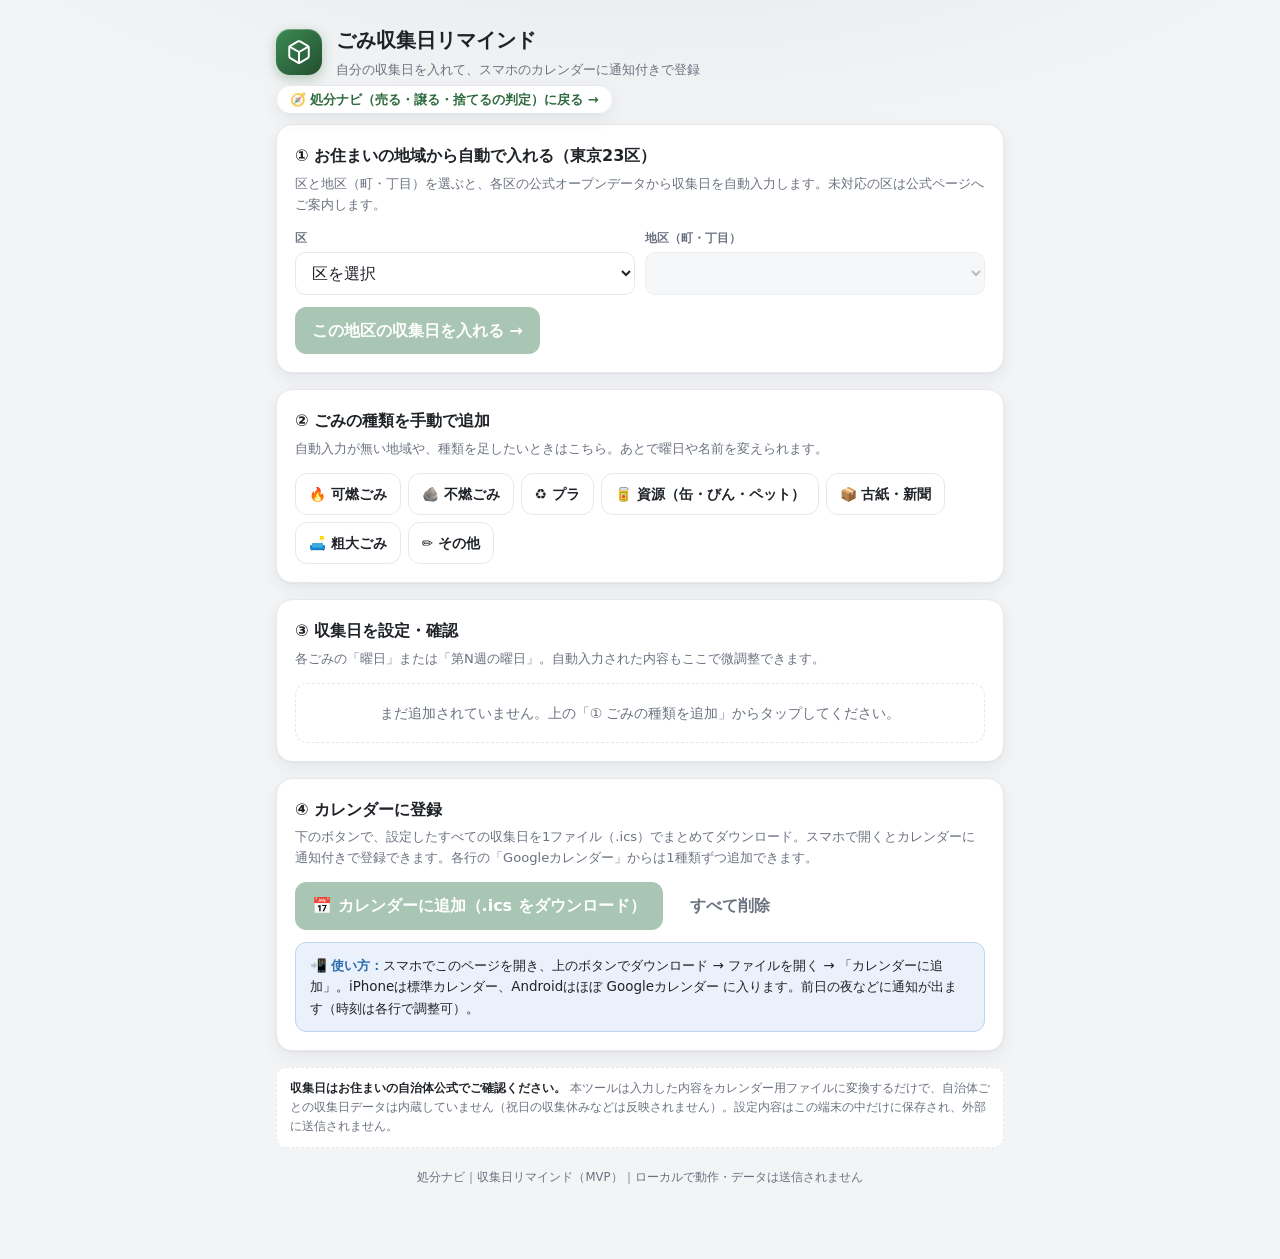
<file: reminder.html>
<!doctype html>
<html lang="ja">
<head>
<meta charset="utf-8">
<meta name="viewport" content="width=device-width, initial-scale=1">
<title>ごみ収集日リマインド｜カレンダーに登録（処分ナビ）</title>
<meta name="description" content="自分のごみ収集日（曜日・第N週）を入力すると、スマホのカレンダーに通知付きで登録できる.icsを作成。可燃・不燃・プラ・資源・粗大に対応。ローカル動作・データ送信なし。">
<meta name="theme-color" content="#2e6b3e">
<meta property="og:type" content="website">
<meta property="og:title" content="ごみ収集日リマインド｜カレンダーに登録">
<meta property="og:description" content="収集日を入力→スマホのカレンダーに通知付きで一括登録。出し忘れを防ぎます。">
<meta property="og:url" content="https://ededdeddyw.github.io/soryo-make-tool/reminder.html">
<meta property="og:image" content="https://ededdeddyw.github.io/soryo-make-tool/ogp.jpg">
<meta property="og:image:width" content="1200">
<meta property="og:image:height" content="630">
<meta name="twitter:card" content="summary_large_image">
<link rel="canonical" href="https://ededdeddyw.github.io/soryo-make-tool/reminder.html">
<link rel="icon" href="data:image/svg+xml,%3Csvg%20xmlns='http://www.w3.org/2000/svg'%20viewBox='0%200%2024%2024'%20fill='none'%20stroke='%232e6b3e'%20stroke-width='2'%20stroke-linecap='round'%20stroke-linejoin='round'%3E%3Cpath%20d='M21%2016V8a2%202%200%200%200-1-1.73l-7-4a2%202%200%200%200-2%200l-7%204A2%202%200%200%200%203%208v8a2%202%200%200%200%201%201.73l7%204a2%202%200%200%200%202%200l7-4A2%202%200%200%200%2021%2016z'/%3E%3Cpath%20d='M3.27%206.96%2012%2012.01l8.73-5.05M12%2022.08V12'/%3E%3C/svg%3E">
<link rel="manifest" href="manifest.json">
<link rel="apple-touch-icon" href="icon-180.png">
<meta name="mobile-web-app-capable" content="yes">
<meta name="apple-mobile-web-app-capable" content="yes">
<meta name="apple-mobile-web-app-status-bar-style" content="default">
<meta name="apple-mobile-web-app-title" content="収集日">
<script>if('serviceWorker' in navigator){addEventListener('load',function(){navigator.serviceWorker.register('sw.js').catch(function(){});});}</script>
<link rel="stylesheet" href="theme.css">
<style>
  /* デザイントークン・base(reset/body/a)は theme.css に集約。以下はこのページ固有のスタイル */
  .wrap{max-width:760px;margin:0 auto;padding:18px 16px 72px}
  header.hero{display:flex;align-items:center;gap:14px;flex-wrap:wrap;margin:6px 0 10px}
  h1{font-size:1.28rem;margin:0}
  /* .logo / .sub / .toplink / .callout / .row2 / .disc は theme.css に集約（.preset はこのページ用に下で上書き） */
  .card{background:var(--card);border:1px solid var(--line);border-radius:var(--radius);padding:18px;box-shadow:var(--shadow);margin-bottom:16px}
  .card h2{font-size:1rem;margin:0 0 4px}
  .card .lead{font-size:.82rem;color:var(--muted);margin:0 0 14px}
  .presets{display:flex;flex-wrap:wrap;gap:7px;margin:2px 0 0}
  .preset{font:inherit;font-size:.86rem;font-weight:700;cursor:pointer;border:1px solid var(--line);background:#fff;border-radius:12px;padding:9px 13px;color:var(--ink);transition:.15s}
  .preset:hover{border-color:var(--accent);background:var(--accent-soft);transform:translateY(-1px)}
  /* .btn 系は theme.css に集約 */
  .empty{font-size:.86rem;color:var(--muted);text-align:center;padding:18px 8px;border:1px dashed var(--line);border-radius:12px}
  .item{border:1px solid var(--line);border-radius:12px;padding:13px 14px;margin-bottom:11px}
  .item-top{display:flex;align-items:center;gap:10px;margin-bottom:10px}
  .item-top .em{font-size:1.4rem;flex:0 0 auto}
  .item-top input.nm{flex:1;font:inherit;font-weight:700;font-size:.98rem;border:1px solid transparent;background:transparent;border-radius:8px;padding:5px 7px;color:var(--ink)}
  .item-top input.nm:hover{border-color:var(--line)}
  .item-top input.nm:focus{outline:none;border-color:var(--accent);background:#fff}
  .item-top .del{flex:0 0 auto;border:none;background:none;color:var(--muted);font-size:1.1rem;cursor:pointer;padding:4px 8px;border-radius:8px}
  .item-top .del:hover{background:var(--warn-bg);color:var(--bad)}
  .seg{display:inline-flex;border:1px solid var(--line);border-radius:9px;overflow:hidden;margin-bottom:9px}
  .seg button{font:inherit;font-size:.82rem;font-weight:700;border:none;background:#fff;color:var(--muted);padding:7px 14px;cursor:pointer}
  .seg button.on{background:var(--accent);color:#fff}
  .lbl{font-size:.74rem;color:var(--muted);font-weight:700;margin:6px 0 4px}
  .toggles{display:flex;flex-wrap:wrap;gap:6px}
  .tg{font:inherit;font-size:.82rem;font-weight:700;min-width:38px;text-align:center;border:1px solid var(--line);background:#fff;color:var(--ink);border-radius:9px;padding:7px 9px;cursor:pointer;transition:.12s}
  .tg.on{background:var(--accent);color:#fff;border-color:var(--accent)}
  .tg.sun.on{background:#c0392b;border-color:#c0392b}
  .tg.sat.on{background:#2b6cb0;border-color:#2b6cb0}
  .tg:hover:not(.on){border-color:var(--accent)}
  .item-foot{display:flex;align-items:center;gap:12px;flex-wrap:wrap;margin-top:11px;padding-top:10px;border-top:1px solid var(--line)}
  .item-foot label{font-size:.74rem;color:var(--muted);font-weight:700}
  .item-foot input[type=time]{font:inherit;border:1px solid var(--line);border-radius:8px;padding:6px 8px;color:var(--ink)}
  .next{font-size:.84rem;font-weight:700;color:var(--accent)}
  .next.none{color:var(--muted);font-weight:400}
  .gcal{font-size:.78rem;color:var(--accent);text-decoration:none;font-weight:700;margin-left:auto}
  .gcal:hover{text-decoration:underline}
  .actions{display:flex;gap:10px;flex-wrap:wrap;align-items:center;margin-top:4px}
  .remind-row{display:flex;align-items:center;gap:8px;font-size:.8rem;color:var(--muted);margin:6px 0 2px}
  .remind-row select{font:inherit;border:1px solid var(--line);border-radius:8px;padding:6px 8px;color:var(--ink);background:#fff}
  .disc{margin-top:14px}
  label.fld{display:block;font-size:.74rem;color:var(--muted);font-weight:700;margin:0 0 4px}
  select.area{width:100%;padding:11px 12px;font-size:1rem;border:1px solid var(--line);border-radius:10px;background:#fff;color:var(--ink)}
  select.area:disabled{background:var(--bg);color:#9aa49d}
  select.area:focus{outline:none;border-color:var(--accent);box-shadow:0 0 0 3px var(--accent-soft)}
  .auto-msg{font-size:.82rem;margin-top:10px}
  .auto-msg.info{color:var(--muted)}
  .auto-msg a{font-weight:700}
  footer{margin-top:20px;font-size:.73rem;color:var(--muted);text-align:center}
  a{color:var(--accent)}
</style>
</head>
<body>
<div class="wrap">
  <header class="hero">
    <a class="brand" href="index.html" aria-label="処分ナビ トップへ">
      <span class="logo" aria-hidden="true">
        <svg viewBox="0 0 24 24" fill="none" stroke="#fff" stroke-width="1.8" stroke-linecap="round" stroke-linejoin="round">
          <path d="M21 16V8a2 2 0 0 0-1-1.73l-7-4a2 2 0 0 0-2 0l-7 4A2 2 0 0 0 3 8v8a2 2 0 0 0 1 1.73l7 4a2 2 0 0 0 2 0l7-4A2 2 0 0 0 21 16z"/>
          <path d="M3.27 6.96 12 12.01l8.73-5.05M12 22.08V12"/>
        </svg>
      </span>
    </a>
    <div>
      <h1>ごみ収集日リマインド</h1>
      <p class="sub">自分の収集日を入れて、スマホのカレンダーに通知付きで登録</p>
    </div>
  </header>
  <p class="toplink"><a href="index.html">🧭 処分ナビ（売る・譲る・捨てるの判定）に戻る →</a></p>

  <section class="card" id="autoCard">
    <h2>① お住まいの地域から自動で入れる（東京23区）</h2>
    <p class="lead">区と地区（町・丁目）を選ぶと、各区の公式オープンデータから収集日を自動入力します。未対応の区は公式ページへご案内します。</p>
    <div class="row2">
      <div><label class="fld">区</label><select class="area" id="wardSel"></select></div>
      <div><label class="fld">地区（町・丁目）</label><select class="area" id="distSel" disabled></select></div>
    </div>
    <div class="auto-msg info" id="autoMsg"></div>
    <div style="margin-top:12px"><button class="btn primary" id="autoLoad" disabled>この地区の収集日を入れる →</button></div>
  </section>

  <section class="card">
    <h2>② ごみの種類を手動で追加</h2>
    <p class="lead">自動入力が無い地域や、種類を足したいときはこちら。あとで曜日や名前を変えられます。</p>
    <div class="presets" id="presets"></div>
  </section>

  <section class="card">
    <h2>③ 収集日を設定・確認</h2>
    <p class="lead">各ごみの「曜日」または「第N週の曜日」。自動入力された内容もここで微調整できます。</p>
    <div id="list"></div>
  </section>

  <section class="card">
    <h2>④ カレンダーに登録</h2>
    <p class="lead">下のボタンで、設定したすべての収集日を1ファイル（.ics）でまとめてダウンロード。スマホで開くとカレンダーに通知付きで登録できます。各行の「Googleカレンダー」からは1種類ずつ追加できます。</p>
    <div class="actions">
      <button class="btn primary" id="dlIcs" disabled>📅 カレンダーに追加（.ics をダウンロード）</button>
      <button class="btn ghost" id="clearAll">すべて削除</button>
    </div>
    <div class="callout">📲 <b>使い方：</b>スマホでこのページを開き、上のボタンでダウンロード → ファイルを開く → 「カレンダーに追加」。iPhoneは標準カレンダー、Androidはほぼ Googleカレンダー に入ります。前日の夜などに通知が出ます（時刻は各行で調整可）。</div>
  </section>

  <div class="disc">
    <b>収集日はお住まいの自治体公式でご確認ください。</b> 本ツールは入力した内容をカレンダー用ファイルに変換するだけで、自治体ごとの収集日データは内蔵していません（祝日の収集休みなどは反映されません）。設定内容はこの端末の中だけに保存され、外部に送信されません。
  </div>

  <footer>処分ナビ｜収集日リマインド（MVP）｜ローカルで動作・データは送信されません</footer>
</div>

<script>
const $ = id => document.getElementById(id);
const WCODE=['SU','MO','TU','WE','TH','FR','SA'];
const WJ=['日','月','火','水','木','金','土'];
const STORE='shobun-navi.reminders';

const PRESETS=[
  {id:'fire',   em:'🔥', name:'可燃ごみ'},
  {id:'noncomb',em:'🪨', name:'不燃ごみ'},
  {id:'plastic',em:'♻️', name:'プラ'},
  {id:'can',    em:'🥫', name:'資源（缶・びん・ペット）'},
  {id:'paper',  em:'📦', name:'古紙・新聞'},
  {id:'oversize',em:'🛋️',name:'粗大ごみ'},
  {id:'other',  em:'✏️', name:'その他'},
];

/* 東京23区：自治体オープンデータ由来の収集日（data=true の区のみ内蔵。順次拡充） */
const WARDS=[
  {code:'13101',name:'千代田区'},{code:'13102',name:'中央区',data:true},{code:'13103',name:'港区',data:true},
  {code:'13104',name:'新宿区'},{code:'13105',name:'文京区',data:true},{code:'13106',name:'台東区',data:true},
  {code:'13107',name:'墨田区'},{code:'13108',name:'江東区',data:true},{code:'13109',name:'品川区',data:true},
  {code:'13110',name:'目黒区'},{code:'13111',name:'大田区',data:true},{code:'13112',name:'世田谷区'},
  {code:'13113',name:'渋谷区',data:true},{code:'13114',name:'中野区',data:true},{code:'13115',name:'杉並区'},
  {code:'13116',name:'豊島区'},{code:'13117',name:'北区'},{code:'13118',name:'荒川区'},
  {code:'13119',name:'板橋区'},{code:'13120',name:'練馬区'},{code:'13121',name:'足立区'},
  {code:'13122',name:'葛飾区'},{code:'13123',name:'江戸川区'},
];
const AREA_KEY='shobun-navi.area';
let wardData=null;
function expandPattern(p){ return p.t==='w' ? {type:'weekly',days:p.d.slice()} : {type:'monthly',weeks:p.w.slice(),day:p.d}; }

function buildWards(){
  const ws=$('wardSel');
  ws.innerHTML='<option value="">区を選択</option>'+WARDS.map(w=>`<option value="${w.code}">${w.name}${w.data?'':'（準備中）'}</option>`).join('');
  ws.onchange=()=>onWardChange(ws.value);
  let saved=null; try{ saved=JSON.parse(localStorage.getItem(AREA_KEY)||'null'); }catch(e){}
  if(saved && saved.code){ ws.value=saved.code; onWardChange(saved.code, saved.district); }
}
async function onWardChange(code, presetDistrict){
  const ds=$('distSel'), msg=$('autoMsg'), btn=$('autoLoad');
  wardData=null; ds.disabled=true; ds.innerHTML=''; btn.disabled=true;
  const w=WARDS.find(x=>x.code===code);
  if(!w){ msg.className='auto-msg info'; msg.textContent='区を選ぶと地区が表示されます。'; return; }
  if(!w.data){
    const url='https://www.google.com/search?q='+encodeURIComponent(w.name+' ごみ 収集日 カレンダー');
    msg.className='auto-msg';
    msg.innerHTML=`${w.name}はまだ内蔵していません。<a href="${url}" target="_blank" rel="noopener">${w.name}の公式の収集日を調べる ↗</a>（下の「②手動で追加」でも設定できます）`;
    return;
  }
  msg.className='auto-msg info'; msg.textContent='読み込み中…';
  try{
    const res=await fetch('data/gomi/'+code+'.json'); if(!res.ok) throw 0;
    wardData=await res.json();
    const names=Object.keys(wardData.districts);
    ds.innerHTML='<option value="">地区を選択</option>'+names.map(n=>`<option>${n}</option>`).join('');
    ds.disabled=false;
    if(presetDistrict && wardData.districts[presetDistrict]) ds.value=presetDistrict;
    ds.onchange=()=>{ btn.disabled=!ds.value; };
    btn.disabled=!ds.value;
    msg.className='auto-msg info'; msg.textContent=`${wardData.ward}：${names.length}地区。地区を選んで下のボタンを押してください。`;
  }catch(e){
    msg.className='auto-msg'; msg.textContent='データの読み込みに失敗しました。時間をおいて再度お試しください。';
  }
}
function loadArea(){
  const dist=$('distSel').value;
  if(!wardData || !dist || !wardData.districts[dist]) return;
  if(state.length && !confirm('今の設定を、選んだ地区の収集日に置き換えますか？')) return;
  const d=wardData.districts[dist], items=[];
  for(const ty of wardData.types){ const pat=d[ty.key]; if(!pat) continue;
    items.push({uid:newUid(), id:ty.key, em:ty.em, name:ty.name, pattern:expandPattern(pat), time:'08:00', remind:12}); }
  state=items; save();
  try{ localStorage.setItem(AREA_KEY, JSON.stringify({code:wardData.code, district:dist})); }catch(e){}
  render();
  document.getElementById('list').scrollIntoView({behavior:'smooth', block:'start'});
}

let state=load(), uidSeq=1;
function load(){ try{ const a=JSON.parse(localStorage.getItem(STORE)||'[]'); return Array.isArray(a)?a:[]; }catch(e){ return []; } }
function save(){ try{ localStorage.setItem(STORE, JSON.stringify(state)); }catch(e){} }
function newUid(){ return 'r'+(Date.now().toString(36))+(uidSeq++); }

/* ---- 日付計算 ---- */
function pad(n){ return String(n).padStart(2,'0'); }
function matches(p,d){
  const dow=d.getDay();
  if(p.type==='weekly') return p.days && p.days.includes(dow);
  if(p.type==='monthly'){ if(d.getDay()!==p.day) return false; const wk=Math.floor((d.getDate()-1)/7)+1; return p.weeks && p.weeks.includes(wk); }
  return false;
}
function hasPattern(p){ return p.type==='weekly' ? (p.days&&p.days.length>0) : (p.weeks&&p.weeks.length>0 && p.day!=null); }
function nextOccurrences(p,count){
  const res=[]; const now=new Date(); let d=new Date(now.getFullYear(),now.getMonth(),now.getDate());
  for(let i=0;i<366 && res.length<count;i++){ if(matches(p,d)) res.push(new Date(d)); d.setDate(d.getDate()+1); }
  return res;
}
function rrule(p){
  if(p.type==='weekly') return 'FREQ=WEEKLY;BYDAY='+p.days.slice().sort((a,b)=>a-b).map(x=>WCODE[x]).join(',');
  const by=p.weeks.slice().sort((a,b)=>a-b).map(w=>w+WCODE[p.day]);
  return 'FREQ=MONTHLY;BYDAY='+by.join(',');
}

/* ---- .ics / Googleカレンダー ---- */
function fmtLocal(d,time){ const [h,mi]=time.split(':'); return d.getFullYear()+pad(d.getMonth()+1)+pad(d.getDate())+'T'+pad(+h)+pad(+mi)+'00'; }
function fmtUTC(d){ return d.getUTCFullYear()+pad(d.getUTCMonth()+1)+pad(d.getUTCDate())+'T'+pad(d.getUTCHours())+pad(d.getUTCMinutes())+pad(d.getUTCSeconds())+'Z'; }
function esc(s){ return String(s).replace(/[\\;,]/g,m=>'\\'+m).replace(/\n/g,'\\n'); }
function endTime(time){ const [h,mi]=time.split(':').map(Number); let t=h*60+mi+30; t%=1440; return pad(Math.floor(t/60))+':'+pad(t%60); }

function buildICS(items){
  const stamp=fmtUTC(new Date());
  const L=['BEGIN:VCALENDAR','VERSION:2.0','PRODID:-//shobun-navi//gomi-reminder//JP','CALSCALE:GREGORIAN','METHOD:PUBLISH'];
  items.forEach((it,idx)=>{
    const occ=nextOccurrences(it.pattern,1); if(!occ.length) return;
    const title=`${it.em} ${it.name}（収集日）`;
    L.push('BEGIN:VEVENT');
    L.push('UID:'+it.uid+'-'+idx+'@shobun-navi');
    L.push('DTSTAMP:'+stamp);
    L.push('DTSTART:'+fmtLocal(occ[0],it.time));
    L.push('DURATION:PT30M');
    L.push('RRULE:'+rrule(it.pattern));
    L.push('SUMMARY:'+esc(title));
    L.push('BEGIN:VALARM');
    L.push('ACTION:DISPLAY');
    L.push('DESCRIPTION:'+esc(title));
    L.push('TRIGGER:-PT'+(it.remind||12)+'H');
    L.push('END:VALARM');
    L.push('END:VEVENT');
  });
  L.push('END:VCALENDAR');
  return L.join('\r\n');
}
function gcalUrl(it){
  const occ=nextOccurrences(it.pattern,1); if(!occ.length) return null;
  const start=fmtLocal(occ[0],it.time), end=fmtLocal(occ[0],endTime(it.time));
  const params=new URLSearchParams({action:'TEMPLATE',text:`${it.em} ${it.name}（収集日）`,dates:start+'/'+end,recur:'RRULE:'+rrule(it.pattern),ctz:'Asia/Tokyo'});
  return 'https://calendar.google.com/calendar/render?'+params.toString();
}
function download(name,text){
  const blob=new Blob([text],{type:'text/calendar;charset=utf-8'});
  const url=URL.createObjectURL(blob), a=document.createElement('a');
  a.href=url; a.download=name; document.body.appendChild(a); a.click();
  setTimeout(()=>{ document.body.removeChild(a); URL.revokeObjectURL(url); },0);
}

/* ---- 操作 ---- */
function addItem(preset){
  state.push({uid:newUid(), id:preset.id, em:preset.em, name:preset.name, pattern:{type:'weekly',days:[]}, time:'08:00', remind:12});
  save(); render();
}
function findItem(uid){ return state.find(x=>x.uid===uid); }
function removeItem(uid){ state=state.filter(x=>x.uid!==uid); save(); render(); }
function setType(uid,type){ const it=findItem(uid); if(!it)return; if(it.pattern.type===type)return;
  it.pattern = type==='weekly' ? {type:'weekly',days:[]} : {type:'monthly',weeks:[],day:null}; save(); render(); }
function toggleDay(uid,dow){ const it=findItem(uid); if(!it)return; const a=it.pattern.days; const i=a.indexOf(dow); i<0?a.push(dow):a.splice(i,1); save(); render(); }
function setMonthDay(uid,dow){ const it=findItem(uid); if(!it)return; it.pattern.day=dow; save(); render(); }
function toggleWeek(uid,w){ const it=findItem(uid); if(!it)return; const a=it.pattern.weeks; const i=a.indexOf(w); i<0?a.push(w):a.splice(i,1); save(); render(); }
function setTime(uid,v){ const it=findItem(uid); if(it){ it.time=v||'08:00'; save(); refreshNext(uid); } }
function setRemind(uid,v){ const it=findItem(uid); if(it){ it.remind=+v; save(); } }
function setName(uid,v){ const it=findItem(uid); if(it){ it.name=v; save(); } }

/* ---- 描画 ---- */
function nextLabel(it){
  if(!hasPattern(it.pattern)) return {txt:'↑ 曜日を選んでください', none:true};
  const occ=nextOccurrences(it.pattern,1);
  if(!occ.length) return {txt:'—', none:true};
  const d=occ[0];
  return {txt:`次回 ${d.getMonth()+1}/${d.getDate()}（${WJ[d.getDay()]}）`, none:false};
}
function refreshNext(uid){
  const it=findItem(uid); if(!it) return;
  const el=document.querySelector(`[data-next="${uid}"]`); if(!el) return;
  const n=nextLabel(it); el.textContent=n.txt; el.className='next'+(n.none?' none':'');
}
function render(){
  $('presets').innerHTML=PRESETS.map((p,i)=>`<button class="preset" data-i="${i}">${p.em} ${p.name}</button>`).join('');
  $('presets').querySelectorAll('.preset').forEach(b=> b.onclick=()=> addItem(PRESETS[+b.dataset.i]));

  const list=$('list');
  if(!state.length){ list.innerHTML='<div class="empty">まだ追加されていません。上の「① ごみの種類を追加」からタップしてください。</div>'; }
  else {
    list.innerHTML=state.map(it=>{
      const isW=it.pattern.type==='weekly';
      const dayBtns=WJ.map((w,i)=>{
        const on = isW ? it.pattern.days.includes(i) : it.pattern.day===i;
        const cls='tg'+(i===0?' sun':i===6?' sat':'')+(on?' on':'');
        return `<button class="${cls}" data-day="${i}">${w}</button>`;
      }).join('');
      const weekBtns=[1,2,3,4,5].map(w=>`<button class="tg${it.pattern.weeks&&it.pattern.weeks.includes(w)?' on':''}" data-week="${w}">第${w}</button>`).join('');
      const n=nextLabel(it);
      const gurl=hasPattern(it.pattern)?gcalUrl(it):null;
      return `
      <div class="item" data-uid="${it.uid}">
        <div class="item-top">
          <span class="em">${it.em}</span>
          <input class="nm" value="${(it.name||'').replace(/"/g,'&quot;')}" aria-label="名称">
          <button class="del" title="削除">✕</button>
        </div>
        <div class="seg">
          <button data-type="weekly" class="${isW?'on':''}">毎週</button>
          <button data-type="monthly" class="${!isW?'on':''}">第N週</button>
        </div>
        ${isW?'':`<div class="lbl">第何週？（複数可）</div><div class="toggles weeks">${weekBtns}</div>`}
        <div class="lbl">${isW?'曜日（複数可）':'曜日（1つ）'}</div>
        <div class="toggles days">${dayBtns}</div>
        <div class="item-foot">
          <label>時刻 <input type="time" value="${it.time}" data-time></label>
          <span class="next${n.none?' none':''}" data-next="${it.uid}">${n.txt}</span>
          ${gurl?`<a class="gcal" href="${gurl}" target="_blank" rel="noopener">Googleカレンダー ↗</a>`:''}
        </div>
        <div class="remind-row">通知タイミング：
          <select data-remind>
            <option value="12"${it.remind==12?' selected':''}>前日の夜（12時間前）</option>
            <option value="2"${it.remind==2?' selected':''}>当日（2時間前）</option>
            <option value="13"${it.remind==13?' selected':''}>前日の朝（13時間前）※朝8時設定時</option>
            <option value="24"${it.remind==24?' selected':''}>前日の同時刻（24時間前）</option>
          </select>
        </div>
      </div>`;
    }).join('');

    list.querySelectorAll('.item').forEach(card=>{
      const uid=card.dataset.uid;
      card.querySelector('.del').onclick=()=>removeItem(uid);
      card.querySelector('.nm').oninput=e=>setName(uid,e.target.value);
      card.querySelectorAll('.seg button').forEach(b=> b.onclick=()=>setType(uid,b.dataset.type));
      card.querySelectorAll('.days .tg').forEach(b=> b.onclick=()=>{ const d=+b.dataset.day; (findItem(uid).pattern.type==='weekly')?toggleDay(uid,d):setMonthDay(uid,d); });
      card.querySelectorAll('.weeks .tg').forEach(b=> b.onclick=()=>toggleWeek(uid,+b.dataset.week));
      card.querySelector('[data-time]').onchange=e=>setTime(uid,e.target.value);
      card.querySelector('[data-remind]').onchange=e=>setRemind(uid,e.target.value);
    });
  }

  const ready=state.filter(it=>hasPattern(it.pattern));
  $('dlIcs').disabled = ready.length===0;
}

$('dlIcs').onclick=()=>{
  const ready=state.filter(it=>hasPattern(it.pattern));
  if(!ready.length) return;
  download('gomi-reminder.ics', buildICS(ready));
};
$('clearAll').onclick=()=>{ if(state.length && confirm('設定したごみ収集日をすべて削除しますか？')){ state=[]; save(); render(); } };
$('autoLoad').onclick=loadArea;

render();
buildWards();
</script>
</body>
</html>
</file>
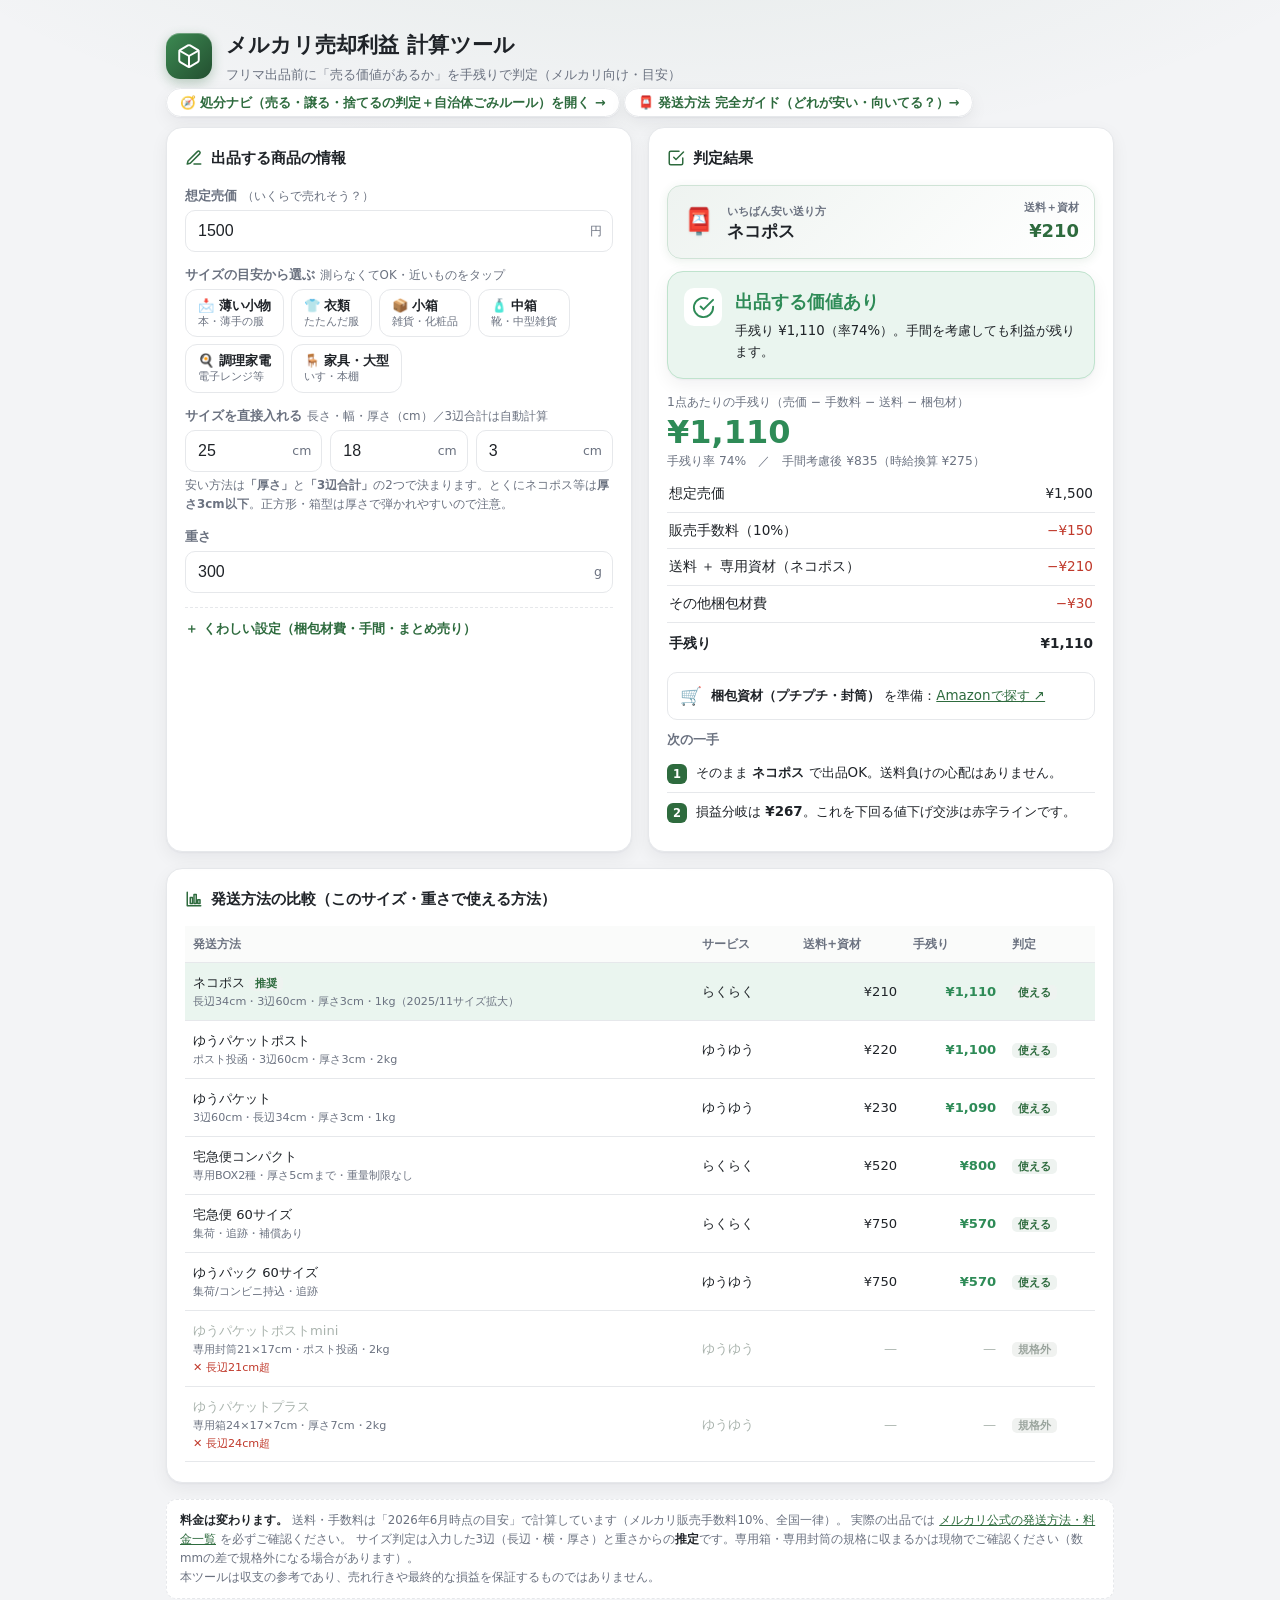
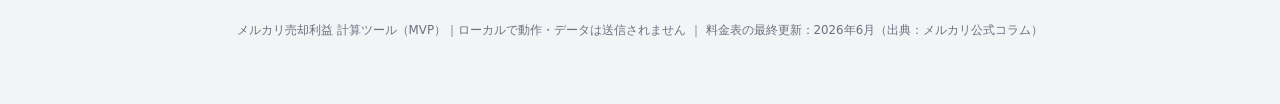
<file: soryo-tool.html>
<!doctype html>
<html lang="ja">
<head>
<meta charset="utf-8">
<meta name="viewport" content="width=device-width, initial-scale=1">
<title>メルカリ売却利益 計算ツール（送料負けチェック）｜出品前に手残りを計算</title>
<meta name="description" content="フリマ出品前に「売る価値があるか」を手残りで判定。メルカリの手数料・送料・梱包材を引いて最安の発送方法を自動選択。ローカル動作・データ送信なし。">
<meta name="theme-color" content="#2e6b3e">
<meta property="og:type" content="website">
<meta property="og:title" content="メルカリ売却利益 計算ツール（送料負けチェック）">
<meta property="og:description" content="売価・サイズ・重さから手残りを計算し、最安の発送方法を自動判定。送料負けを出品前に見抜けます。">
<meta property="og:url" content="https://ededdeddyw.github.io/soryo-make-tool/soryo-tool.html">
<meta property="og:image" content="https://ededdeddyw.github.io/soryo-make-tool/ogp.jpg">
<meta property="og:image:width" content="1200">
<meta property="og:image:height" content="630">
<meta name="twitter:card" content="summary_large_image">
<link rel="canonical" href="https://ededdeddyw.github.io/soryo-make-tool/soryo-tool.html">
<link rel="icon" href="data:image/svg+xml,%3Csvg%20xmlns='http://www.w3.org/2000/svg'%20viewBox='0%200%2024%2024'%20fill='none'%20stroke='%232e6b3e'%20stroke-width='2'%20stroke-linecap='round'%20stroke-linejoin='round'%3E%3Cpath%20d='M21%2016V8a2%202%200%200%200-1-1.73l-7-4a2%202%200%200%200-2%200l-7%204A2%202%200%200%200%203%208v8a2%202%200%200%200%201%201.73l7%204a2%202%200%200%200%202%200l7-4A2%202%200%200%200%2021%2016z'/%3E%3Cpath%20d='M3.27%206.96%2012%2012.01l8.73-5.05M12%2022.08V12'/%3E%3C/svg%3E">
<link rel="manifest" href="manifest.json">
<link rel="apple-touch-icon" href="icon-180.png">
<meta name="mobile-web-app-capable" content="yes">
<meta name="apple-mobile-web-app-capable" content="yes">
<meta name="apple-mobile-web-app-status-bar-style" content="default">
<meta name="apple-mobile-web-app-title" content="送料判定">
<script>if('serviceWorker' in navigator){addEventListener('load',function(){navigator.serviceWorker.register('sw.js').catch(function(){});});}</script>
<link rel="stylesheet" href="theme.css">
<style>
  /* デザイントークン・base(reset/body/a)は theme.css に集約。以下はこのページ固有のスタイル */
  .wrap{max-width:980px;margin:0 auto;padding:20px 16px 64px}
  header.hero{display:flex;align-items:center;gap:14px;flex-wrap:wrap;margin:8px 0 8px}
  h1{font-size:1.32rem;margin:0;letter-spacing:.01em}
  /* .logo / .sub / .toplink / .presets / .preset / .row2 / .row3 / .unit / 計算結果ブロック・.disc は theme.css に集約 */
  .grid{display:grid;grid-template-columns:1fr 1fr;gap:16px}
  @media(max-width:760px){.grid{grid-template-columns:1fr}}
  .card{background:var(--card);border:1px solid var(--line);border-radius:var(--radius);
    padding:18px 18px 20px;box-shadow:var(--shadow)}
  .card h2{font-size:.95rem;margin:0 0 14px;display:flex;align-items:center;gap:8px}
  .card h2 svg{width:18px;height:18px;color:var(--accent)}
  label{display:block;font-size:.82rem;color:var(--muted);margin:12px 0 4px;font-weight:600}
  label:first-of-type{margin-top:0}
  .hint{font-weight:400;font-size:.74rem;color:var(--muted)}
  input[type=number]{width:100%;padding:11px 12px;font-size:1rem;border:1px solid var(--line);
    border-radius:10px;background:#fff;color:var(--ink);transition:border .15s}
  input[type=number]:focus{outline:none;border-color:var(--accent);box-shadow:0 0 0 3px var(--accent-soft)}
  details.adv{margin-top:14px;border-top:1px dashed var(--line);padding-top:10px}
  details.adv summary{cursor:pointer;font-size:.82rem;color:var(--accent);font-weight:600;list-style:none}
  details.adv summary::-webkit-details-marker{display:none}
  details.adv summary::before{content:"＋ ";font-weight:700}
  details.adv[open] summary::before{content:"－ "}
  .actions{margin-top:6px}
  .cmp{margin-top:16px}
  .disc{margin-top:16px}
  footer{margin-top:22px;font-size:.74rem;color:var(--muted);text-align:center}
  a{color:var(--accent)}
</style>
</head>
<body>
<div class="wrap">
  <header class="hero">
    <a class="brand" href="index.html" aria-label="処分ナビ トップへ">
      <span class="logo" aria-hidden="true">
        <svg viewBox="0 0 24 24" fill="none" stroke="#fff" stroke-width="1.8" stroke-linecap="round" stroke-linejoin="round">
          <path d="M21 16V8a2 2 0 0 0-1-1.73l-7-4a2 2 0 0 0-2 0l-7 4A2 2 0 0 0 3 8v8a2 2 0 0 0 1 1.73l7 4a2 2 0 0 0 2 0l7-4A2 2 0 0 0 21 16z"/>
          <path d="M3.27 6.96 12 12.01l8.73-5.05M12 22.08V12"/>
        </svg>
      </span>
    </a>
    <div>
      <h1>メルカリ売却利益 計算ツール</h1>
      <p class="sub">フリマ出品前に「売る価値があるか」を手残りで判定（メルカリ向け・目安）</p>
    </div>
  </header>
  <p class="toplink"><a href="index.html">🧭 処分ナビ（売る・譲る・捨てるの判定＋自治体ごみルール）を開く →</a> <a href="guide/hassou-houhou.html">📮 発送方法 完全ガイド（どれが安い・向いてる？）→</a></p>

  <div class="grid">
    <section class="card">
      <h2>
        <svg viewBox="0 0 24 24" fill="none" stroke="currentColor" stroke-width="2" stroke-linecap="round" stroke-linejoin="round"><path d="M12 20h9M16.5 3.5a2.12 2.12 0 0 1 3 3L7 19l-4 1 1-4Z"/></svg>
        出品する商品の情報
      </h2>

      <label>想定売価 <span class="hint">（いくらで売れそう？）</span></label>
      <div class="unit"><input type="number" id="price" value="1500" min="0" step="50"><span class="u">円</span></div>

      <label>サイズの目安から選ぶ <span class="hint">測らなくてOK・近いものをタップ</span></label>
      <div class="presets" id="presets"></div>
      <label>サイズを直接入れる <span class="hint">長さ・幅・厚さ（cm）／3辺合計は自動計算</span></label>
      <div class="row3">
        <div class="unit"><input type="number" id="d1" value="25" min="0" step="1" aria-label="長さ"><span class="u">cm</span></div>
        <div class="unit"><input type="number" id="d2" value="18" min="0" step="1" aria-label="幅"><span class="u">cm</span></div>
        <div class="unit"><input type="number" id="d3" value="3" min="0" step="0.5" aria-label="厚さ"><span class="u">cm</span></div>
      </div>
      <div class="hint" style="margin-top:4px">安い方法は<b>「厚さ」</b>と<b>「3辺合計」</b>の2つで決まります。とくにネコポス等は<b>厚さ3cm以下</b>。正方形・箱型は厚さで弾かれやすいので注意。</div>

      <label>重さ</label>
      <div class="unit"><input type="number" id="weight" value="300" min="0" step="50"><span class="u">g</span></div>

      <details class="adv">
        <summary>くわしい設定（梱包材費・手間・まとめ売り）</summary>
        <label>その他の梱包材費 <span class="hint">封筒・テープ・プチプチ等（専用箱代は自動計算）</span></label>
        <div class="unit"><input type="number" id="material" value="30" min="0" step="10"><span class="u">円</span></div>
        <div class="row2">
          <div>
            <label>出品〜発送の手間 <span class="hint">写真・梱包・発送</span></label>
            <div class="unit"><input type="number" id="laborMin" value="15" min="0" step="5"><span class="u">分</span></div>
          </div>
          <div>
            <label>自分の時給 <span class="hint">手間負け判定用</span></label>
            <div class="unit"><input type="number" id="wage" value="1100" min="0" step="100"><span class="u">円</span></div>
          </div>
        </div>
        <label>まとめ売り（1梱包に同梱する点数）<span class="hint">送料を按分</span></label>
        <div class="unit"><input type="number" id="bundle" value="1" min="1" step="1"><span class="u">点</span></div>
      </details>
    </section>

    <section class="card" id="resultCard">
      <h2>
        <svg viewBox="0 0 24 24" fill="none" stroke="currentColor" stroke-width="2" stroke-linecap="round" stroke-linejoin="round"><path d="M9 11l3 3L22 4"/><path d="M21 12v7a2 2 0 0 1-2 2H5a2 2 0 0 1-2-2V5a2 2 0 0 1 2-2h11"/></svg>
        判定結果
      </h2>
      <div id="shipPick"></div>
      <div id="verdict"></div>
      <div style="margin:6px 0 4px">
        <div class="net-cap">1点あたりの手残り（売価 − 手数料 − 送料 − 梱包材）</div>
        <div class="net-big" id="netBig">—</div>
        <div class="net-cap" id="netSub"></div>
      </div>
      <table class="bd" id="breakdown"></table>
      <div class="actions" id="nextActions"></div>
    </section>
  </div>

  <section class="card cmp">
    <h2>
      <svg viewBox="0 0 24 24" fill="none" stroke="currentColor" stroke-width="2" stroke-linecap="round" stroke-linejoin="round"><path d="M3 3v18h18"/><rect x="7" y="10" width="3" height="8"/><rect x="12" y="6" width="3" height="12"/><rect x="17" y="13" width="3" height="5"/></svg>
      発送方法の比較（このサイズ・重さで使える方法）
    </h2>
    <table class="cmp-t">
      <thead><tr><th>発送方法</th><th>サービス</th><th class="num">送料+資材</th><th class="num">手残り</th><th>判定</th></tr></thead>
      <tbody id="cmpBody"></tbody>
    </table>
  </section>

  <div class="disc">
    <b>料金は変わります。</b> 送料・手数料は「2026年6月時点の目安」で計算しています（メルカリ販売手数料10%、全国一律）。
    実際の出品では <a href="https://jp-news.mercari.com/contents/1882" target="_blank" rel="noopener">メルカリ公式の発送方法・料金一覧</a> を必ずご確認ください。
    サイズ判定は入力した3辺（長辺・横・厚さ）と重さからの<b>推定</b>です。専用箱・専用封筒の規格に収まるかは現物でご確認ください（数mmの差で規格外になる場合があります）。<br>
    本ツールは収支の参考であり、売れ行きや最終的な損益を保証するものではありません。
  </div>

  <footer>メルカリ売却利益 計算ツール（MVP）｜ローカルで動作・データは送信されません ｜ 料金表の最終更新：2026年6月（出典：メルカリ公式コラム）</footer>
</div>

<script src="engine.js"></script>
<script>
/* 料金表（FEE_RATE/SMALL/TAKKYU/YUPACK 等）は engine.js に集約。料金更新はそこで。 */

/* 共通ヘルパー・判定ロジック（$ / yen / SIZE_PRESETS / buildPresets / buildDims /
   checkLimits / checkBoxes / violations / thicknessTip / eligibleMethods /
   amazonSearch / materialLink / matHtml / tipHtml / saveCalc / restoreCalc /
   card / icon* / svg）は engine.js に集約。ロジック更新はそこで。 */
function calc(){
  const price=+$('price').value||0, material=+$('material').value||0, laborMin=+$('laborMin').value||0, wage=+$('wage').value||0, bundle=Math.max(1,+$('bundle').value||1);
  const d=buildDims(), w=+$('weight').value||0;
  const methods=eligibleMethods(d,w), ok=methods.filter(m=>m.ok);
  const best=ok.length?ok.reduce((a,b)=> b.cost<a.cost?b:a):null;
  const tip=thicknessTip(d,w,best);
  renderResult({price,material,laborMin,wage,bundle,best,tip}); renderCompare(methods,best);
  saveCalc();
}
function renderResult(o){
  const v=$('verdict'),nb=$('netBig'),ns=$('netSub'),bd=$('breakdown'),na=$('nextActions'),sp=$('shipPick');
  if(!o.best){ sp.className=''; sp.innerHTML=''; v.innerHTML=card('v-bad',iconAlert(),'発送方法が見つかりません','標準的なメルカリ便の規格を超えています。サイズを見直すか公式でご確認ください。'); nb.textContent='—'; ns.textContent=''; bd.innerHTML=''; na.innerHTML=tipHtml(o); return; }
  sp.className='ship-pick';
  sp.innerHTML=`<span class="pe">📮</span><div><div class="pl">いちばん安い送り方</div><div class="pn">${o.best.name}</div></div><div class="pc"><div class="pl">送料＋資材</div><b>${yen(o.best.cost)}</b></div>`;
  const fee=Math.floor(o.price*FEE_RATE), ship=o.best.cost/o.bundle, net=o.price-fee-ship-o.material;
  const margin=o.price>0?net/o.price*100:0, laborCost=o.wage*o.laborMin/60, realNet=net-laborCost;
  const breakEven=Math.ceil((o.best.cost/o.bundle+o.material)/(1-FEE_RATE));
  const targetPrice=Math.ceil((o.best.cost/o.bundle+o.material+LOW_PROFIT)/(1-FEE_RATE));
  nb.className='net-big '+(net<0?'neg':'pos'); nb.textContent=yen(net);
  ns.textContent=`手残り率 ${margin.toFixed(0)}%　／　手間考慮後 ${yen(realNet)}（時給換算 ${yen(laborCost)}）`;
  let cls,ic,t,dsc;
  if(net<0){ cls='v-bad'; ic=iconAlert(); t='送料負け'; dsc='売っても赤字です。このまま単体で出すと損になります。'; }
  else if(net<LOW_PROFIT||realNet<0){ cls='v-warn'; ic=iconWarn(); t=realNet<0?'手間負けの可能性':'薄利ライン';
    dsc=realNet<0?`手残り ${yen(net)} に対し手間が ${yen(laborCost)}。労力に見合わない可能性があります。`:`黒字ですが手残りが少なめ（${yen(net)}）。まとめ売りや値上げの余地があります。`; }
  else { cls='v-ok'; ic=iconCheck(); t='出品する価値あり'; dsc=`手残り ${yen(net)}（率${margin.toFixed(0)}%）。手間を考慮しても利益が残ります。`; }
  v.innerHTML=card(cls,ic,t,dsc);
  bd.innerHTML=`
    <tr><td>想定売価</td><td>${yen(o.price)}</td></tr>
    <tr class="minus"><td>販売手数料（10%）</td><td>−${yen(fee)}</td></tr>
    <tr class="minus"><td>送料 ＋ 専用資材（${o.best.name}${o.best.matLabel?'＋'+o.best.matLabel:''}${o.bundle>1?` ÷${o.bundle}点`:''}）</td><td>−${yen(ship)}</td></tr>
    <tr class="minus"><td>その他梱包材費</td><td>−${yen(o.material)}</td></tr>
    <tr class="total"><td>手残り</td><td>${yen(net)}</td></tr>`;
  let acts;
  if(net<0) acts=[`黒字にするには <b>${yen(breakEven)} 以上</b> で売る必要があります（この発送方法の場合）。`,`この値段で売れないなら <b>まとめ売り</b> で送料を分け合う、または <b>リサイクル・買取・処分</b> を検討。`,`かさばらない物なら、より安い発送方法に収まるよう <b>梱包を薄く</b> できないか確認。`];
  else if(net<LOW_PROFIT||realNet<0) acts=[`<b>まとめ売り</b>で送料を按分すると手残りが伸びます（同梱点数を上げて再計算）。`,`手残り ${yen(LOW_PROFIT)} を確保するなら売価の目安は <b>${yen(targetPrice)}</b>。`,`急がないなら、相場が上がるタイミングまで保留するのも手。`];
  else acts=[`そのまま <b>${o.best.name}</b> で出品OK。送料負けの心配はありません。`,`損益分岐は <b>${yen(breakEven)}</b>。これを下回る値下げ交渉は赤字ラインです。`];
  na.innerHTML=tipHtml(o)+matHtml(o.best)+'<div style="font-size:.8rem;color:var(--muted);font-weight:700;margin:10px 0 4px">次の一手</div>'+acts.map((a,i)=>`<div class="a"><span class="n">${i+1}</span><span>${a}</span></div>`).join('');
}
function renderCompare(methods,best){
  const price=+$('price').value||0, fee=Math.floor(price*FEE_RATE), material=+$('material').value||0, bundle=Math.max(1,+$('bundle').value||1);
  const ok=methods.filter(m=>m.ok).sort((a,b)=>a.cost-b.cost), ng=methods.filter(m=>!m.ok);
  $('cmpBody').innerHTML=[...ok,...ng].map(m=>{
    const ship=m.cost/bundle, net=price-fee-ship-material, isBest=best&&m.name===best.name, netCls=net<0?'neg':'pos';
    const sub=m.ok?m.note:`${m.note}<br><span style="color:var(--bad)">✕ ${m.reason}</span>`;
    return `<tr class="${isBest?'best':''} ${m.ok?'':'ng'}"><td>${m.name}${isBest?' <span class="tag">推奨</span>':''}<div style="font-size:.7rem;color:var(--muted)">${sub}</div></td><td>${m.svc}</td><td class="num">${m.ok?yen(m.cost):'—'}</td><td class="num net-cell ${m.ok?netCls:''}">${m.ok?yen(net):'—'}</td><td>${m.ok?'<span class="tag">使える</span>':`<span class="tag ng" title="${m.reason}">規格外</span>`}</td></tr>`;
  }).join('');
}

['price','d1','d2','d3','weight','material','laborMin','wage','bundle'].forEach(id=> $(id).addEventListener('input',calc));
buildPresets();
restoreCalc();
calc();
</script>
</body>
</html>
</file>
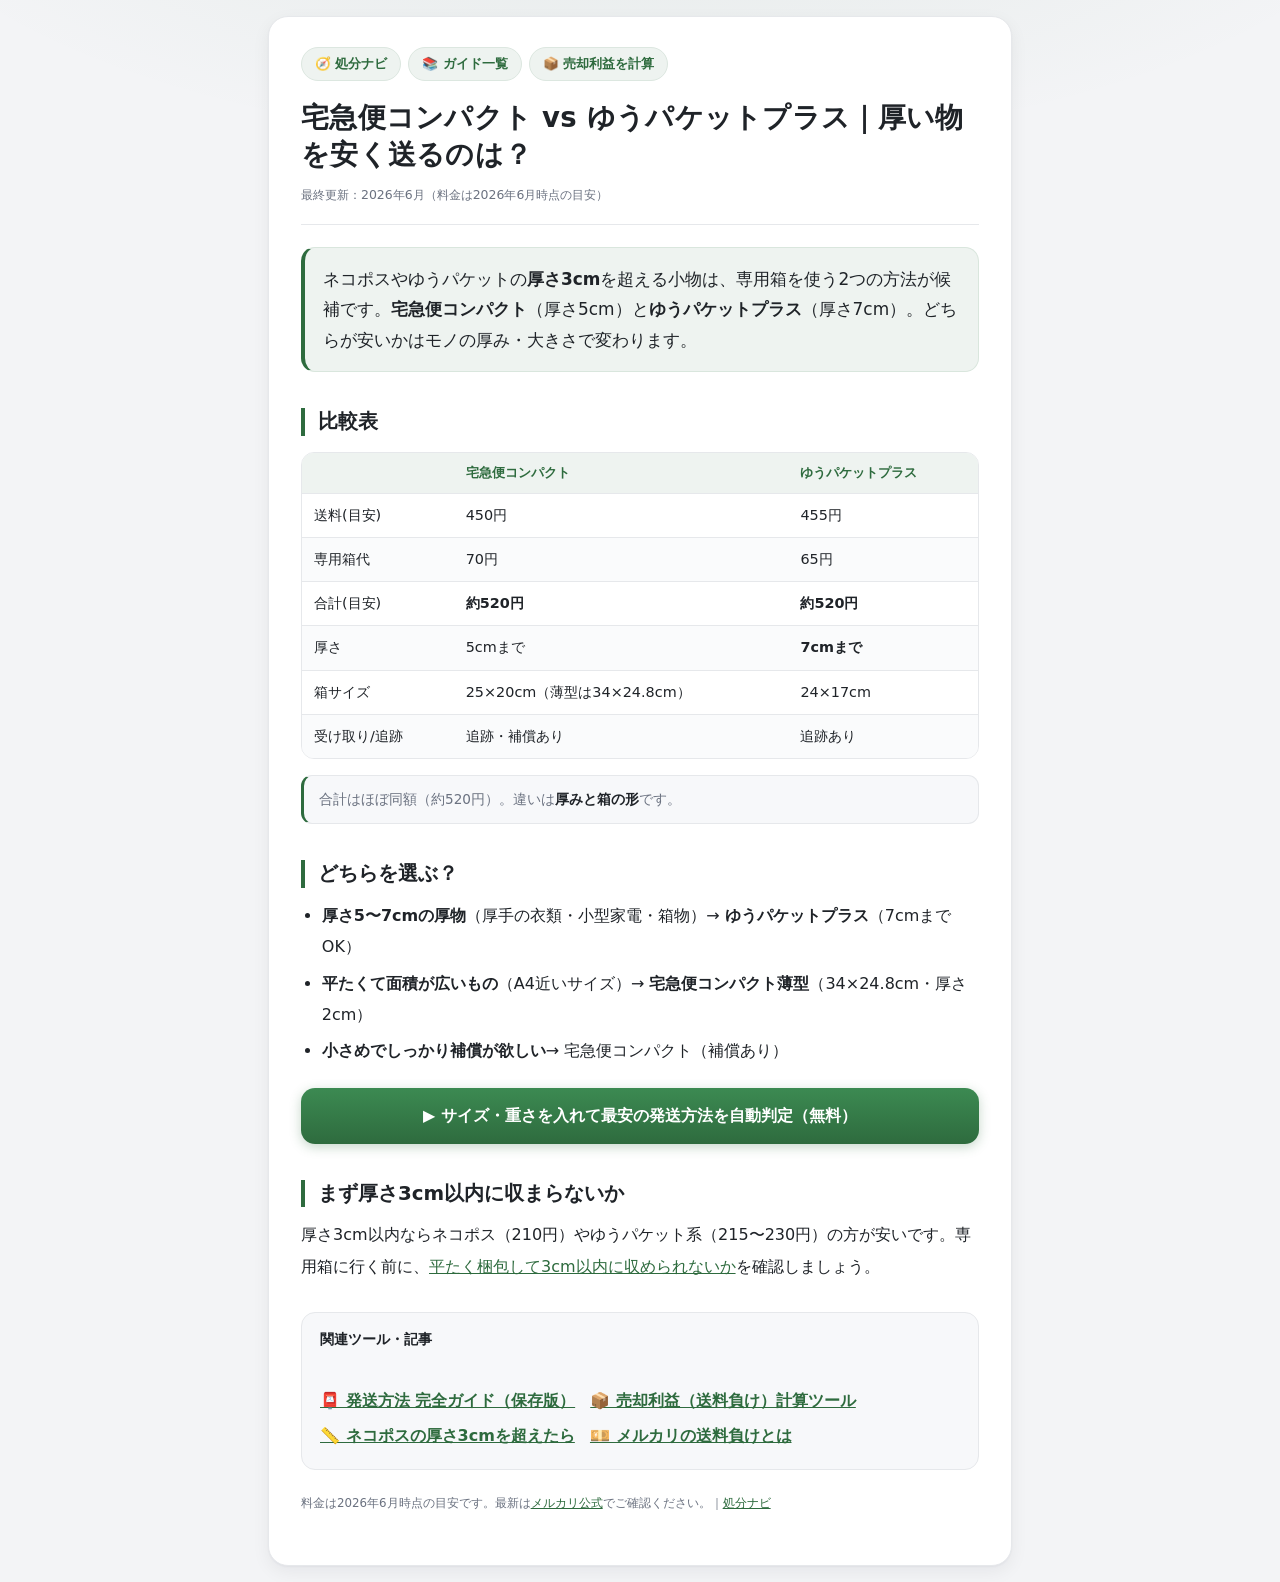
<file: guide/compact-vs-yupacket-plus.html>
<!doctype html>
<html lang="ja">
<head>
<meta charset="utf-8">
<meta name="viewport" content="width=device-width, initial-scale=1">
<title>宅急便コンパクト vs ゆうパケットプラス｜厚い物を安く送るのはどっち？</title>
<meta name="description" content="厚みのある小物を安く送るなら宅急便コンパクト（厚さ5cm・専用箱）とゆうパケットプラス（厚さ7cm・専用箱）が候補。料金・サイズ・専用箱代を比較し、どちらが安いかを解説。サイズを入れて自動判定できる無料ツールも。">
<meta name="theme-color" content="#2e6b3e">
<meta property="og:type" content="article">
<meta property="og:title" content="宅急便コンパクト vs ゆうパケットプラス｜厚い物を安く送るのは？">
<meta property="og:description" content="厚さ5cmと7cm、料金と専用箱を比較。どちらが安いかはサイズ次第。無料ツールで自動判定。">
<meta property="og:url" content="https://ededdeddyw.github.io/soryo-make-tool/guide/compact-vs-yupacket-plus.html">
<meta property="og:image" content="https://ededdeddyw.github.io/soryo-make-tool/ogp.jpg">
<meta property="og:image:width" content="1200">
<meta property="og:image:height" content="630">
<meta name="twitter:card" content="summary_large_image">
<link rel="canonical" href="https://ededdeddyw.github.io/soryo-make-tool/guide/compact-vs-yupacket-plus.html">
<link rel="icon" href="../icon.svg">
<link rel="stylesheet" href="../theme.css">
<script type="application/ld+json">{"@context":"https://schema.org","@type":"Article","headline":"宅急便コンパクト vs ゆうパケットプラス｜厚い物を安く送るのはどっち？","author":{"@type":"Organization","name":"処分ナビ"},"mainEntityOfPage":"https://ededdeddyw.github.io/soryo-make-tool/guide/compact-vs-yupacket-plus.html","inLanguage":"ja"}</script>
</head>
<body>
<main class="article">
  <nav class="gnav">
    <a href="../index.html">🧭 処分ナビ</a>
    <a href="./index.html">📚 ガイド一覧</a>
    <a href="../soryo-tool.html">📦 売却利益を計算</a>
  </nav>

  <h1>宅急便コンパクト vs ゆうパケットプラス｜厚い物を安く送るのは？</h1>
  <p class="meta">最終更新：2026年6月（料金は2026年6月時点の目安）</p>

  <p class="lead">ネコポスやゆうパケットの<strong>厚さ3cm</strong>を超える小物は、専用箱を使う2つの方法が候補です。<strong>宅急便コンパクト</strong>（厚さ5cm）と<strong>ゆうパケットプラス</strong>（厚さ7cm）。どちらが安いかはモノの厚み・大きさで変わります。</p>

  <h2>比較表</h2>
  <table class="g">
    <thead><tr><th></th><th>宅急便コンパクト</th><th>ゆうパケットプラス</th></tr></thead>
    <tbody>
      <tr><td>送料(目安)</td><td>450円</td><td>455円</td></tr>
      <tr><td>専用箱代</td><td>70円</td><td>65円</td></tr>
      <tr><td>合計(目安)</td><td><strong>約520円</strong></td><td><strong>約520円</strong></td></tr>
      <tr><td>厚さ</td><td>5cmまで</td><td><strong>7cmまで</strong></td></tr>
      <tr><td>箱サイズ</td><td>25×20cm（薄型は34×24.8cm）</td><td>24×17cm</td></tr>
      <tr><td>受け取り/追跡</td><td>追跡・補償あり</td><td>追跡あり</td></tr>
    </tbody>
  </table>
  <p class="note">合計はほぼ同額（約520円）。違いは<strong>厚みと箱の形</strong>です。</p>

  <h2>どちらを選ぶ？</h2>
  <ul>
    <li><strong>厚さ5〜7cmの厚物</strong>（厚手の衣類・小型家電・箱物）→ <strong>ゆうパケットプラス</strong>（7cmまでOK）</li>
    <li><strong>平たくて面積が広いもの</strong>（A4近いサイズ）→ <strong>宅急便コンパクト薄型</strong>（34×24.8cm・厚さ2cm）</li>
    <li><strong>小さめでしっかり補償が欲しい</strong>→ 宅急便コンパクト（補償あり）</li>
  </ul>

  <a class="cta" href="../soryo-tool.html">▶ サイズ・重さを入れて最安の発送方法を自動判定（無料）</a>

  <h2>まず厚さ3cm以内に収まらないか</h2>
  <p>厚さ3cm以内ならネコポス（210円）やゆうパケット系（215〜230円）の方が安いです。専用箱に行く前に、<a href="./nekoposu-atsusa.html">平たく梱包して3cm以内に収められないか</a>を確認しましょう。</p>

  <div class="rel">
    <strong>関連ツール・記事</strong><br>
    <a href="./hassou-houhou.html">📮 発送方法 完全ガイド（保存版）</a>
    <a href="../soryo-tool.html">📦 売却利益（送料負け）計算ツール</a>
    <a href="./nekoposu-atsusa.html">📏 ネコポスの厚さ3cmを超えたら</a>
    <a href="./mercari-soryo-make.html">💴 メルカリの送料負けとは</a>
  </div>

  <footer style="margin-top:24px;font-size:.74rem;color:var(--muted)">料金は2026年6月時点の目安です。最新は<a href="https://jp-news.mercari.com/contents/1882" target="_blank" rel="noopener">メルカリ公式</a>でご確認ください。｜<a href="../index.html">処分ナビ</a></footer>
</main>
</body>
</html>
</file>
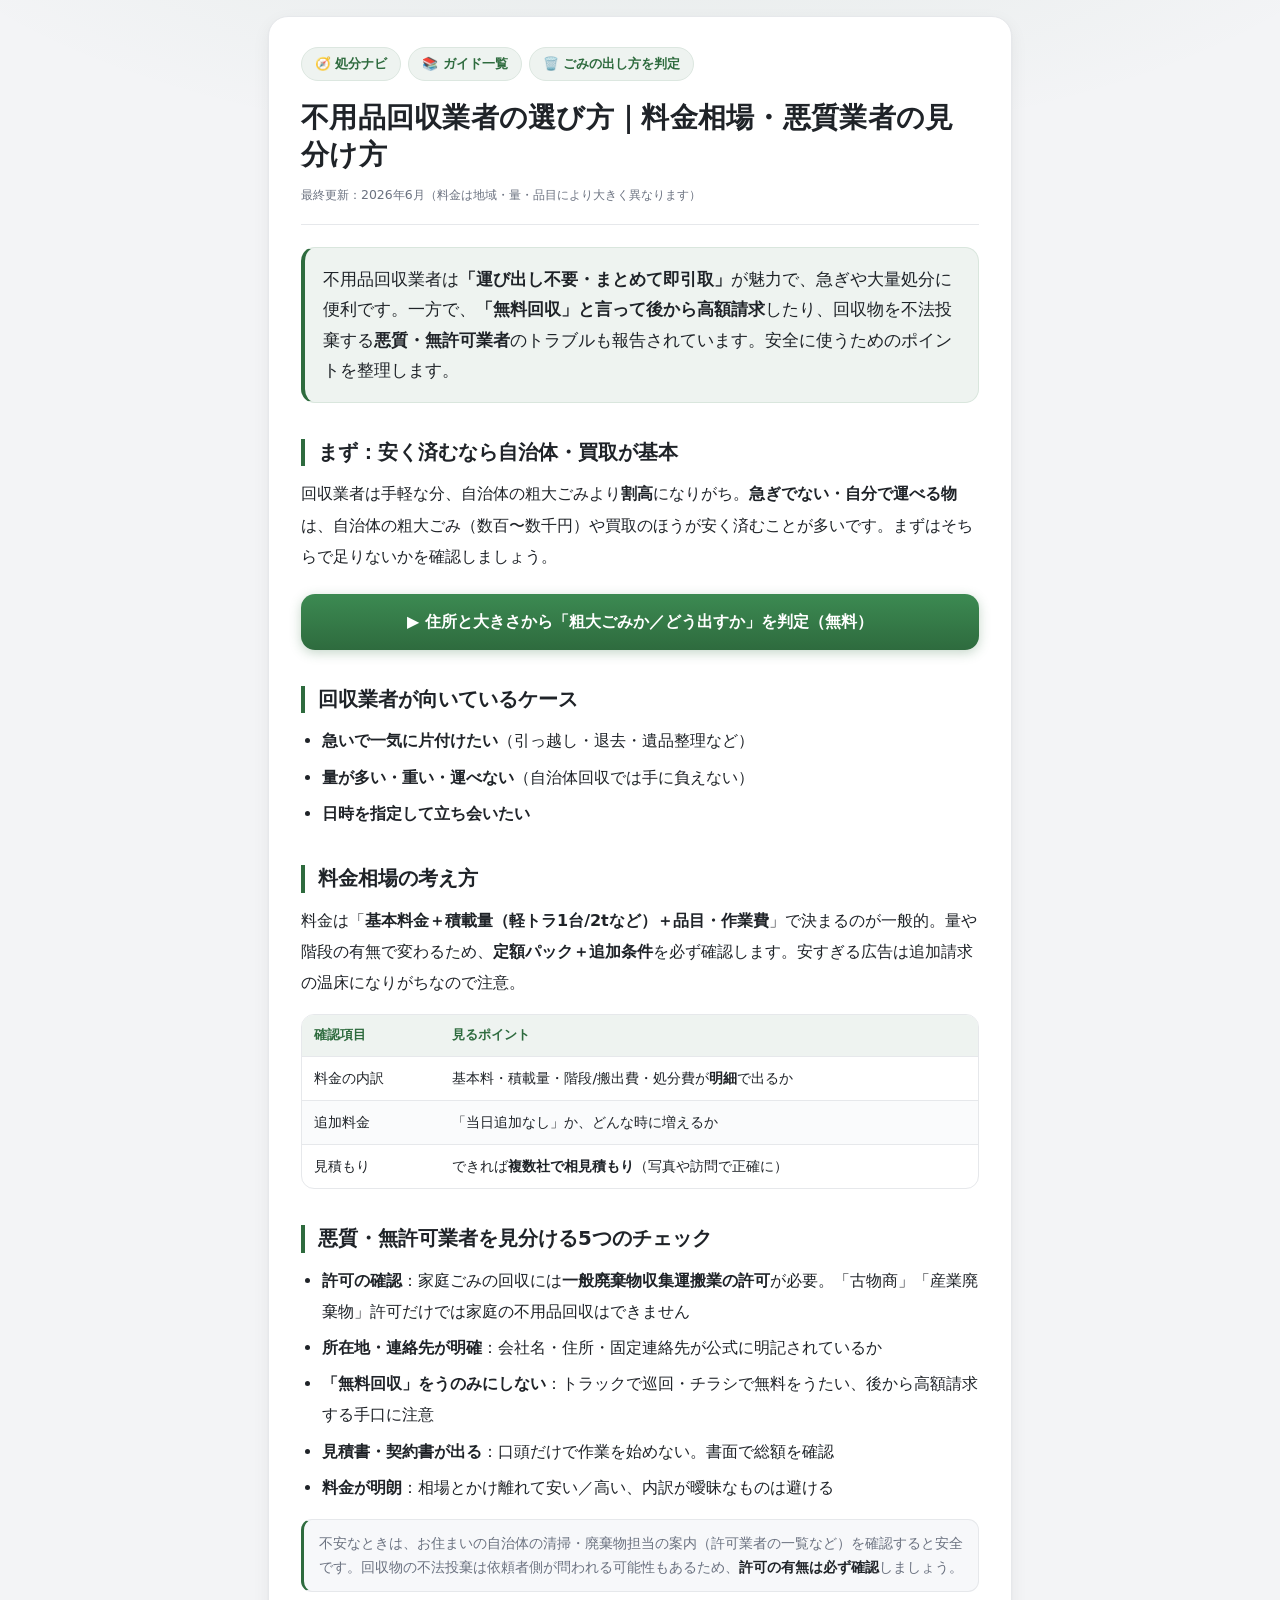
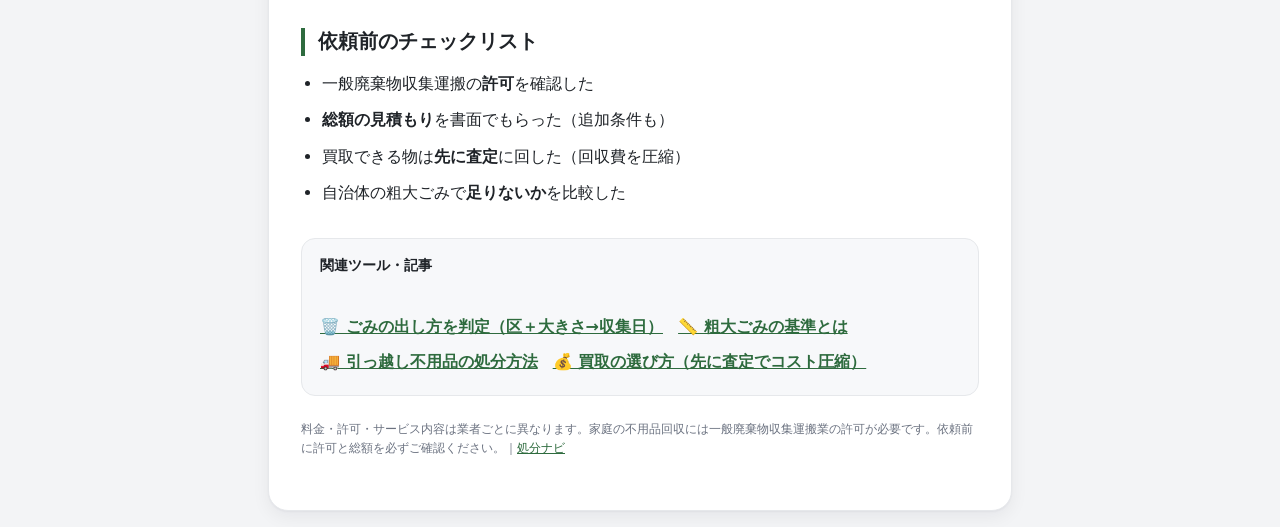
<file: guide/fuyohin-kaishu.html>
<!doctype html>
<html lang="ja">
<head>
<meta charset="utf-8">
<meta name="viewport" content="width=device-width, initial-scale=1">
<title>不用品回収業者の選び方｜料金相場・悪質業者の見分け方・許可の確認</title>
<meta name="description" content="不用品回収業者は「運び出し不要でまとめて引取」が魅力だが、高額請求や不法投棄などのトラブルも。料金相場の考え方、無許可・悪質業者の見分け方、自治体の許可の確認方法、見積もりのコツを解説。安い処分の判定ツールも紹介。">
<meta name="theme-color" content="#2e6b3e">
<meta property="og:type" content="article">
<meta property="og:title" content="不用品回収業者の選び方｜料金相場・悪質業者の見分け方">
<meta property="og:description" content="料金相場の考え方、無許可・悪質業者の見分け方、許可の確認、見積もりのコツ。">
<meta property="og:url" content="https://ededdeddyw.github.io/soryo-make-tool/guide/fuyohin-kaishu.html">
<meta property="og:image" content="https://ededdeddyw.github.io/soryo-make-tool/ogp.jpg">
<meta property="og:image:width" content="1200">
<meta property="og:image:height" content="630">
<meta name="twitter:card" content="summary_large_image">
<link rel="canonical" href="https://ededdeddyw.github.io/soryo-make-tool/guide/fuyohin-kaishu.html">
<link rel="icon" href="../icon.svg">
<link rel="stylesheet" href="../theme.css">
<script type="application/ld+json">{"@context":"https://schema.org","@type":"Article","headline":"不用品回収業者の選び方｜料金相場・悪質業者の見分け方・許可の確認","author":{"@type":"Organization","name":"処分ナビ"},"mainEntityOfPage":"https://ededdeddyw.github.io/soryo-make-tool/guide/fuyohin-kaishu.html","inLanguage":"ja"}</script>
</head>
<body>
<main class="article">
  <nav class="gnav">
    <a href="../index.html">🧭 処分ナビ</a>
    <a href="./index.html">📚 ガイド一覧</a>
    <a href="../index.html#gov">🗑️ ごみの出し方を判定</a>
  </nav>

  <h1>不用品回収業者の選び方｜料金相場・悪質業者の見分け方</h1>
  <p class="meta">最終更新：2026年6月（料金は地域・量・品目により大きく異なります）</p>

  <p class="lead">不用品回収業者は<strong>「運び出し不要・まとめて即引取」</strong>が魅力で、急ぎや大量処分に便利です。一方で、<strong>「無料回収」と言って後から高額請求</strong>したり、回収物を不法投棄する<strong>悪質・無許可業者</strong>のトラブルも報告されています。安全に使うためのポイントを整理します。</p>

  <h2>まず：安く済むなら自治体・買取が基本</h2>
  <p>回収業者は手軽な分、自治体の粗大ごみより<strong>割高</strong>になりがち。<strong>急ぎでない・自分で運べる物</strong>は、自治体の粗大ごみ（数百〜数千円）や買取のほうが安く済むことが多いです。まずはそちらで足りないかを確認しましょう。</p>
  <a class="cta" href="../index.html#gov">▶ 住所と大きさから「粗大ごみか／どう出すか」を判定（無料）</a>

  <h2>回収業者が向いているケース</h2>
  <ul>
    <li><strong>急いで一気に片付けたい</strong>（引っ越し・退去・遺品整理など）</li>
    <li><strong>量が多い・重い・運べない</strong>（自治体回収では手に負えない）</li>
    <li><strong>日時を指定して立ち会いたい</strong></li>
  </ul>

  <h2>料金相場の考え方</h2>
  <p>料金は「<strong>基本料金＋積載量（軽トラ1台/2tなど）＋品目・作業費</strong>」で決まるのが一般的。量や階段の有無で変わるため、<strong>定額パック＋追加条件</strong>を必ず確認します。安すぎる広告は追加請求の温床になりがちなので注意。</p>
  <table class="g">
    <thead><tr><th>確認項目</th><th>見るポイント</th></tr></thead>
    <tbody>
      <tr><td>料金の内訳</td><td>基本料・積載量・階段/搬出費・処分費が<strong>明細</strong>で出るか</td></tr>
      <tr><td>追加料金</td><td>「当日追加なし」か、どんな時に増えるか</td></tr>
      <tr><td>見積もり</td><td>できれば<strong>複数社で相見積もり</strong>（写真や訪問で正確に）</td></tr>
    </tbody>
  </table>

  <h2>悪質・無許可業者を見分ける5つのチェック</h2>
  <ul>
    <li><strong>許可の確認</strong>：家庭ごみの回収には<strong>一般廃棄物収集運搬業の許可</strong>が必要。「古物商」「産業廃棄物」許可だけでは家庭の不用品回収はできません</li>
    <li><strong>所在地・連絡先が明確</strong>：会社名・住所・固定連絡先が公式に明記されているか</li>
    <li><strong>「無料回収」をうのみにしない</strong>：トラックで巡回・チラシで無料をうたい、後から高額請求する手口に注意</li>
    <li><strong>見積書・契約書が出る</strong>：口頭だけで作業を始めない。書面で総額を確認</li>
    <li><strong>料金が明朗</strong>：相場とかけ離れて安い／高い、内訳が曖昧なものは避ける</li>
  </ul>
  <p class="note">不安なときは、お住まいの自治体の清掃・廃棄物担当の案内（許可業者の一覧など）を確認すると安全です。回収物の不法投棄は依頼者側が問われる可能性もあるため、<strong>許可の有無は必ず確認</strong>しましょう。</p>

  <h2>依頼前のチェックリスト</h2>
  <ul>
    <li>一般廃棄物収集運搬の<strong>許可</strong>を確認した</li>
    <li><strong>総額の見積もり</strong>を書面でもらった（追加条件も）</li>
    <li>買取できる物は<strong>先に査定</strong>に回した（回収費を圧縮）</li>
    <li>自治体の粗大ごみで<strong>足りないか</strong>を比較した</li>
  </ul>

  <!-- ASP差し替えポイント：提携の見積もり/回収サービスの広告URLが決まったら、index.html の ASP.gyosha に設定するとボタンが直接そのサービスへ送客します。 -->

  <div class="rel">
    <strong>関連ツール・記事</strong><br>
    <a href="../index.html#gov">🗑️ ごみの出し方を判定（区＋大きさ→収集日）</a>
    <a href="./sodai-gomi-kijun.html">📏 粗大ごみの基準とは</a>
    <a href="./hikkoshi-shobun.html">🚚 引っ越し不用品の処分方法</a>
    <a href="./kaitori.html">💰 買取の選び方（先に査定でコスト圧縮）</a>
  </div>

  <footer style="margin-top:24px;font-size:.74rem;color:var(--muted)">料金・許可・サービス内容は業者ごとに異なります。家庭の不用品回収には一般廃棄物収集運搬業の許可が必要です。依頼前に許可と総額を必ずご確認ください。｜<a href="../index.html">処分ナビ</a></footer>
</main>
</body>
</html>
</file>
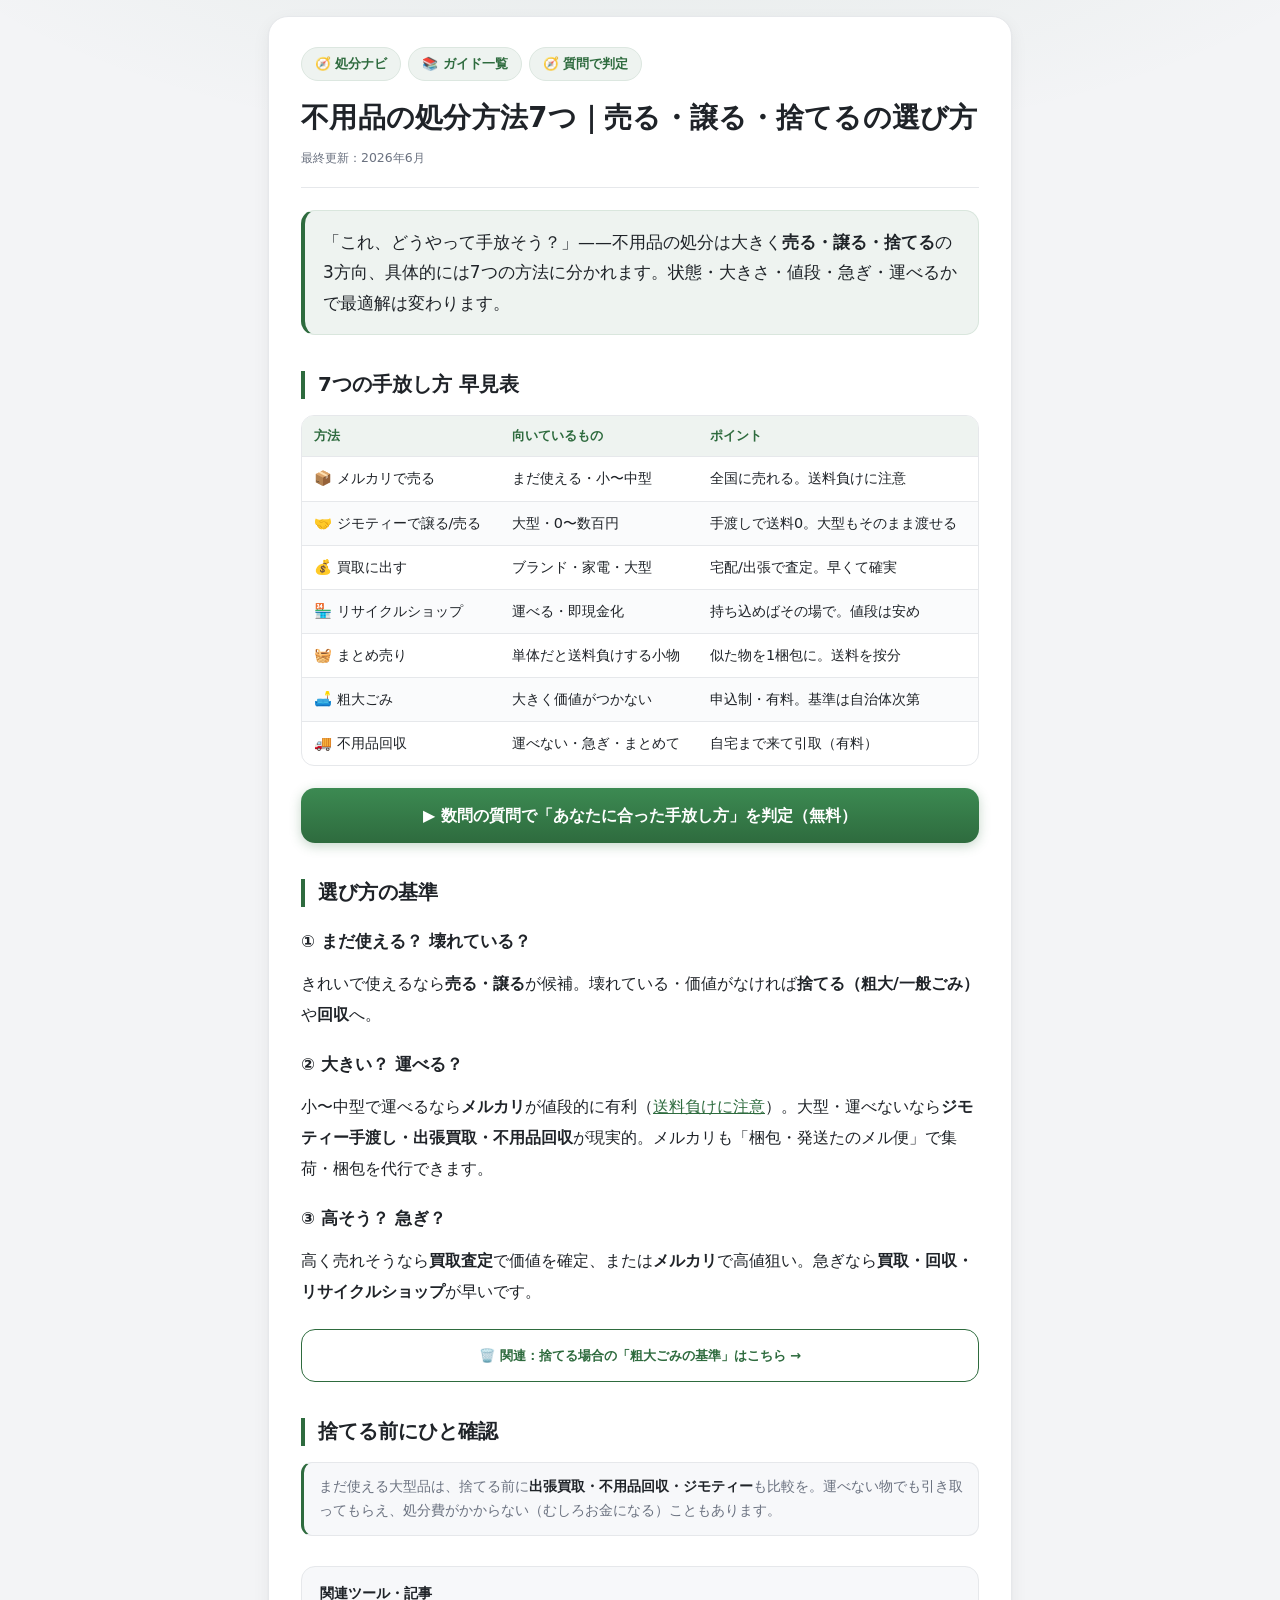
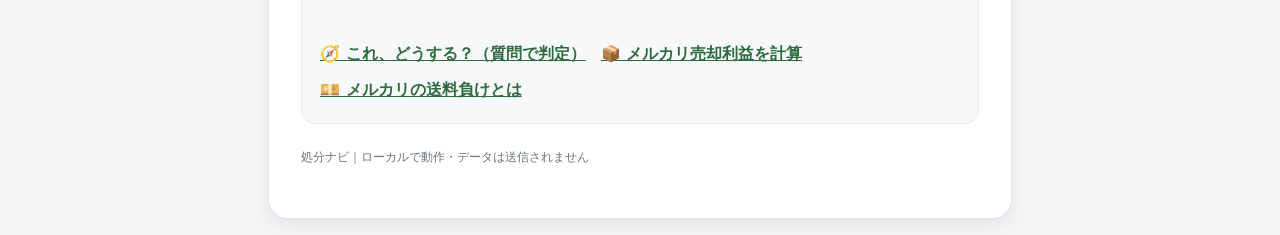
<file: guide/fuyohin-shobun.html>
<!doctype html>
<html lang="ja">
<head>
<meta charset="utf-8">
<meta name="viewport" content="width=device-width, initial-scale=1">
<title>不用品の処分方法7つ｜売る・譲る・捨てるの選び方（早見表つき）</title>
<meta name="description" content="不用品の手放し方を「売る・譲る・捨てる」で整理。メルカリ・ジモティー・買取・リサイクルショップ・粗大ごみ・不用品回収・まとめ売りの特徴と選び方を早見表で解説。質問に答えるだけで最適な方法がわかる無料ツールも。">
<meta name="theme-color" content="#2e6b3e">
<meta property="og:type" content="article">
<meta property="og:title" content="不用品の処分方法7つ｜売る・譲る・捨てるの選び方">
<meta property="og:description" content="メルカリ/ジモティー/買取/粗大ごみ/不用品回収…7つの手放し方を早見表で。質問で最適解がわかる無料ツールも。">
<meta property="og:url" content="https://ededdeddyw.github.io/soryo-make-tool/guide/fuyohin-shobun.html">
<meta property="og:image" content="https://ededdeddyw.github.io/soryo-make-tool/ogp.jpg">
<meta property="og:image:width" content="1200">
<meta property="og:image:height" content="630">
<meta name="twitter:card" content="summary_large_image">
<link rel="canonical" href="https://ededdeddyw.github.io/soryo-make-tool/guide/fuyohin-shobun.html">
<link rel="icon" href="../icon.svg">
<link rel="stylesheet" href="../theme.css">
<script type="application/ld+json">{"@context":"https://schema.org","@type":"Article","headline":"不用品の処分方法7つ｜売る・譲る・捨てるの選び方","author":{"@type":"Organization","name":"処分ナビ"},"mainEntityOfPage":"https://ededdeddyw.github.io/soryo-make-tool/guide/fuyohin-shobun.html","inLanguage":"ja"}</script>
</head>
<body>
<main class="article">
  <nav class="gnav">
    <a href="../index.html">🧭 処分ナビ</a>
    <a href="./index.html">📚 ガイド一覧</a>
    <a href="../index.html">🧭 質問で判定</a>
  </nav>

  <h1>不用品の処分方法7つ｜売る・譲る・捨てるの選び方</h1>
  <p class="meta">最終更新：2026年6月</p>

  <p class="lead">「これ、どうやって手放そう？」——不用品の処分は大きく<strong>売る・譲る・捨てる</strong>の3方向、具体的には7つの方法に分かれます。状態・大きさ・値段・急ぎ・運べるかで最適解は変わります。</p>

  <h2>7つの手放し方 早見表</h2>
  <table class="g">
    <thead><tr><th>方法</th><th>向いているもの</th><th>ポイント</th></tr></thead>
    <tbody>
      <tr><td>📦 メルカリで売る</td><td>まだ使える・小〜中型</td><td>全国に売れる。送料負けに注意</td></tr>
      <tr><td>🤝 ジモティーで譲る/売る</td><td>大型・0〜数百円</td><td>手渡しで送料0。大型もそのまま渡せる</td></tr>
      <tr><td>💰 買取に出す</td><td>ブランド・家電・大型</td><td>宅配/出張で査定。早くて確実</td></tr>
      <tr><td>🏪 リサイクルショップ</td><td>運べる・即現金化</td><td>持ち込めばその場で。値段は安め</td></tr>
      <tr><td>🧺 まとめ売り</td><td>単体だと送料負けする小物</td><td>似た物を1梱包に。送料を按分</td></tr>
      <tr><td>🛋️ 粗大ごみ</td><td>大きく価値がつかない</td><td>申込制・有料。基準は自治体次第</td></tr>
      <tr><td>🚚 不用品回収</td><td>運べない・急ぎ・まとめて</td><td>自宅まで来て引取（有料）</td></tr>
    </tbody>
  </table>

  <a class="cta" href="../index.html">▶ 数問の質問で「あなたに合った手放し方」を判定（無料）</a>

  <h2>選び方の基準</h2>
  <h3>① まだ使える？ 壊れている？</h3>
  <p>きれいで使えるなら<strong>売る・譲る</strong>が候補。壊れている・価値がなければ<strong>捨てる（粗大/一般ごみ）</strong>や<strong>回収</strong>へ。</p>
  <h3>② 大きい？ 運べる？</h3>
  <p>小〜中型で運べるなら<strong>メルカリ</strong>が値段的に有利（<a href="./mercari-soryo-make.html">送料負けに注意</a>）。大型・運べないなら<strong>ジモティー手渡し・出張買取・不用品回収</strong>が現実的。メルカリも「梱包・発送たのメル便」で集荷・梱包を代行できます。</p>
  <h3>③ 高そう？ 急ぎ？</h3>
  <p>高く売れそうなら<strong>買取査定</strong>で価値を確定、または<strong>メルカリ</strong>で高値狙い。急ぎなら<strong>買取・回収・リサイクルショップ</strong>が早いです。</p>

  <a class="cta sub" href="./sodai-gomi-kijun.html">🗑️ 関連：捨てる場合の「粗大ごみの基準」はこちら →</a>

  <h2>捨てる前にひと確認</h2>
  <p class="note">まだ使える大型品は、捨てる前に<strong>出張買取・不用品回収・ジモティー</strong>も比較を。運べない物でも引き取ってもらえ、処分費がかからない（むしろお金になる）こともあります。</p>

  <div class="rel">
    <strong>関連ツール・記事</strong><br>
    <a href="../index.html">🧭 これ、どうする？（質問で判定）</a>
    <a href="../soryo-tool.html">📦 メルカリ売却利益を計算</a>
    <a href="./mercari-soryo-make.html">💴 メルカリの送料負けとは</a>
  </div>

  <footer style="margin-top:24px;font-size:.74rem;color:var(--muted)">処分ナビ｜ローカルで動作・データは送信されません</footer>
</main>
</body>
</html>
</file>
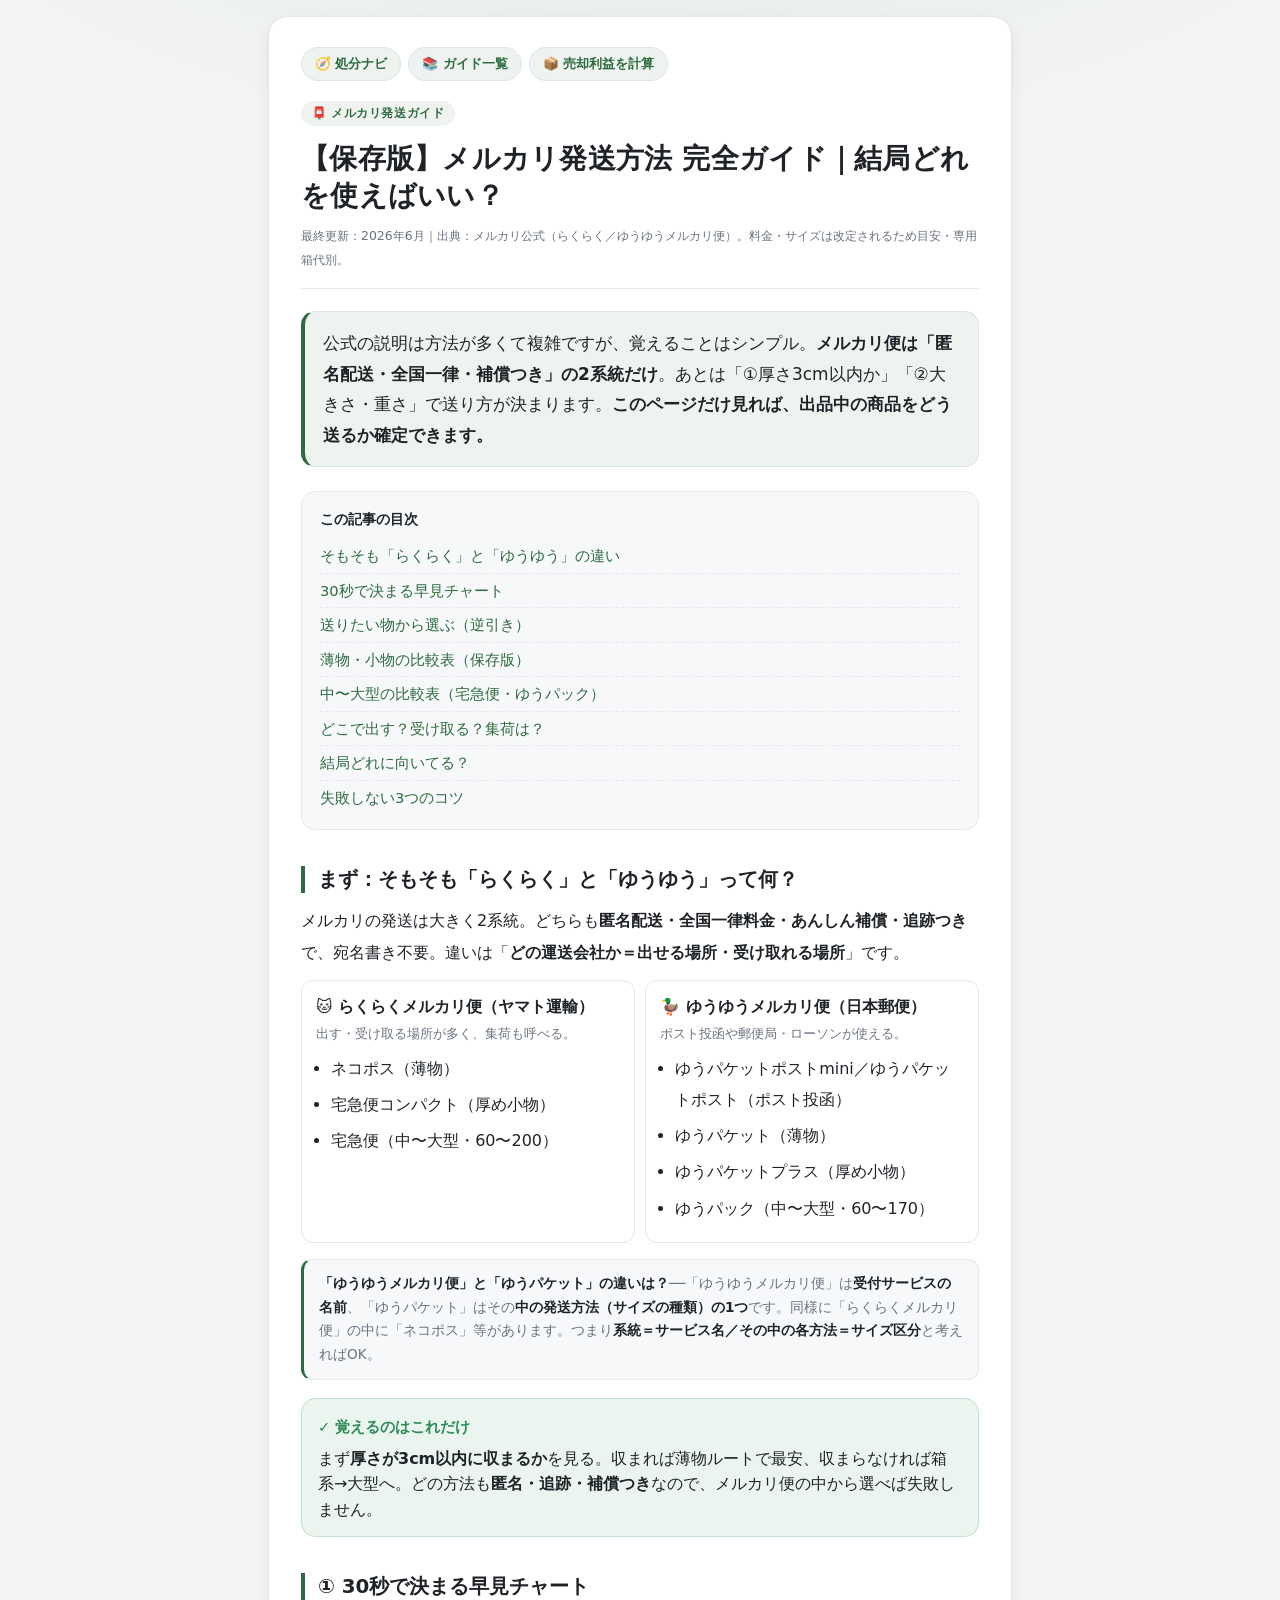
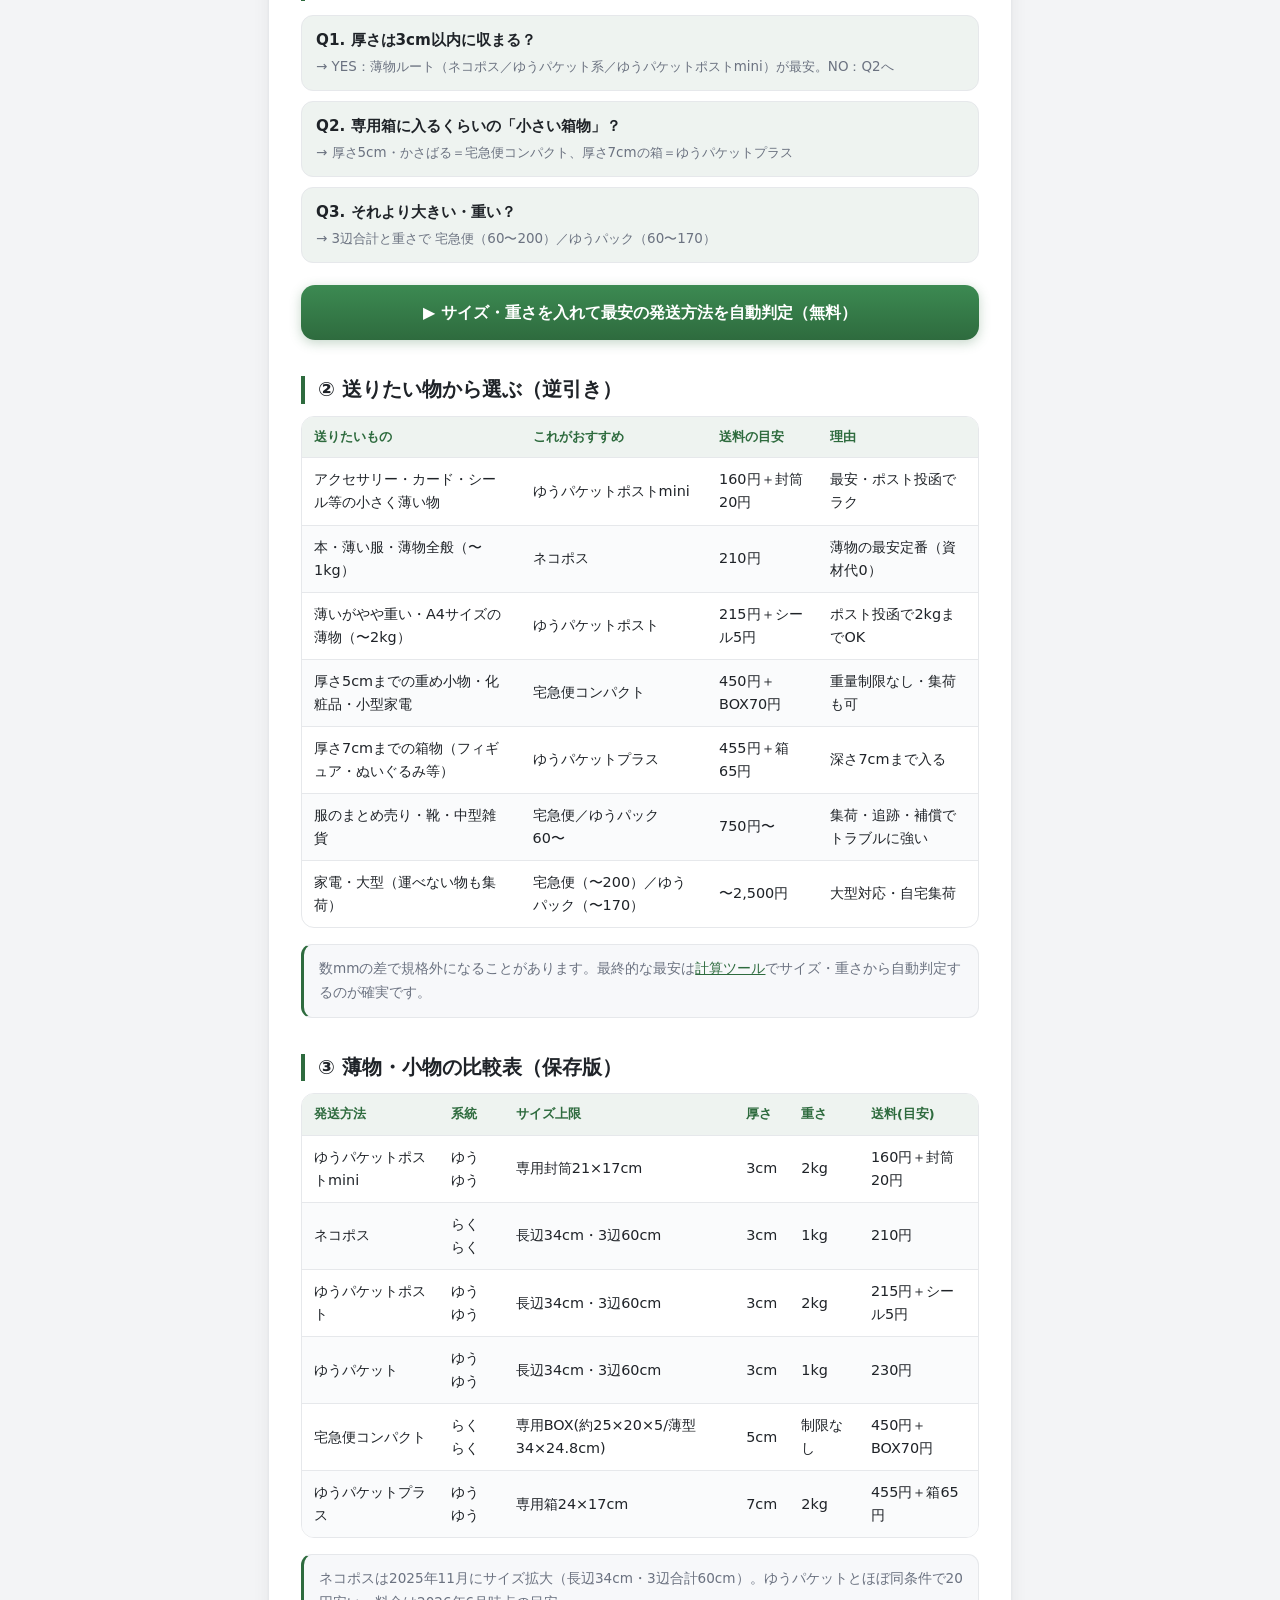
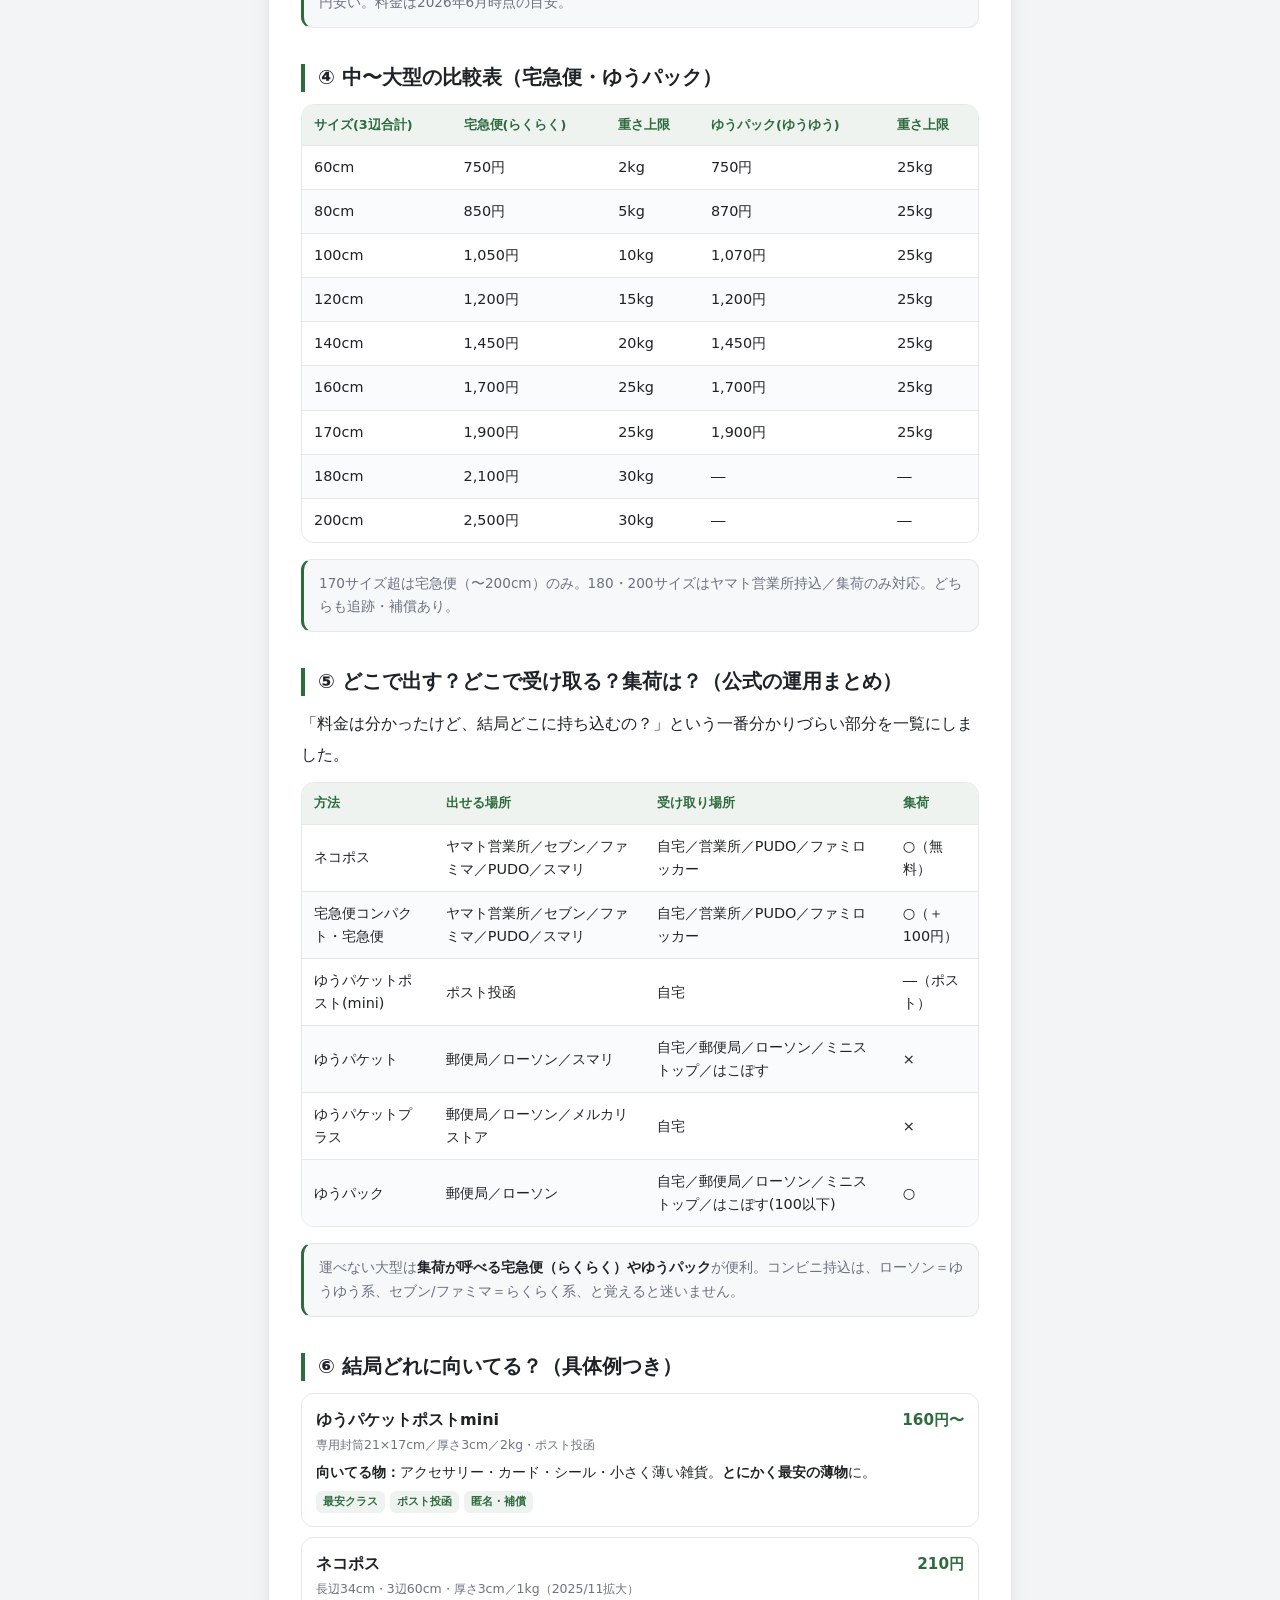
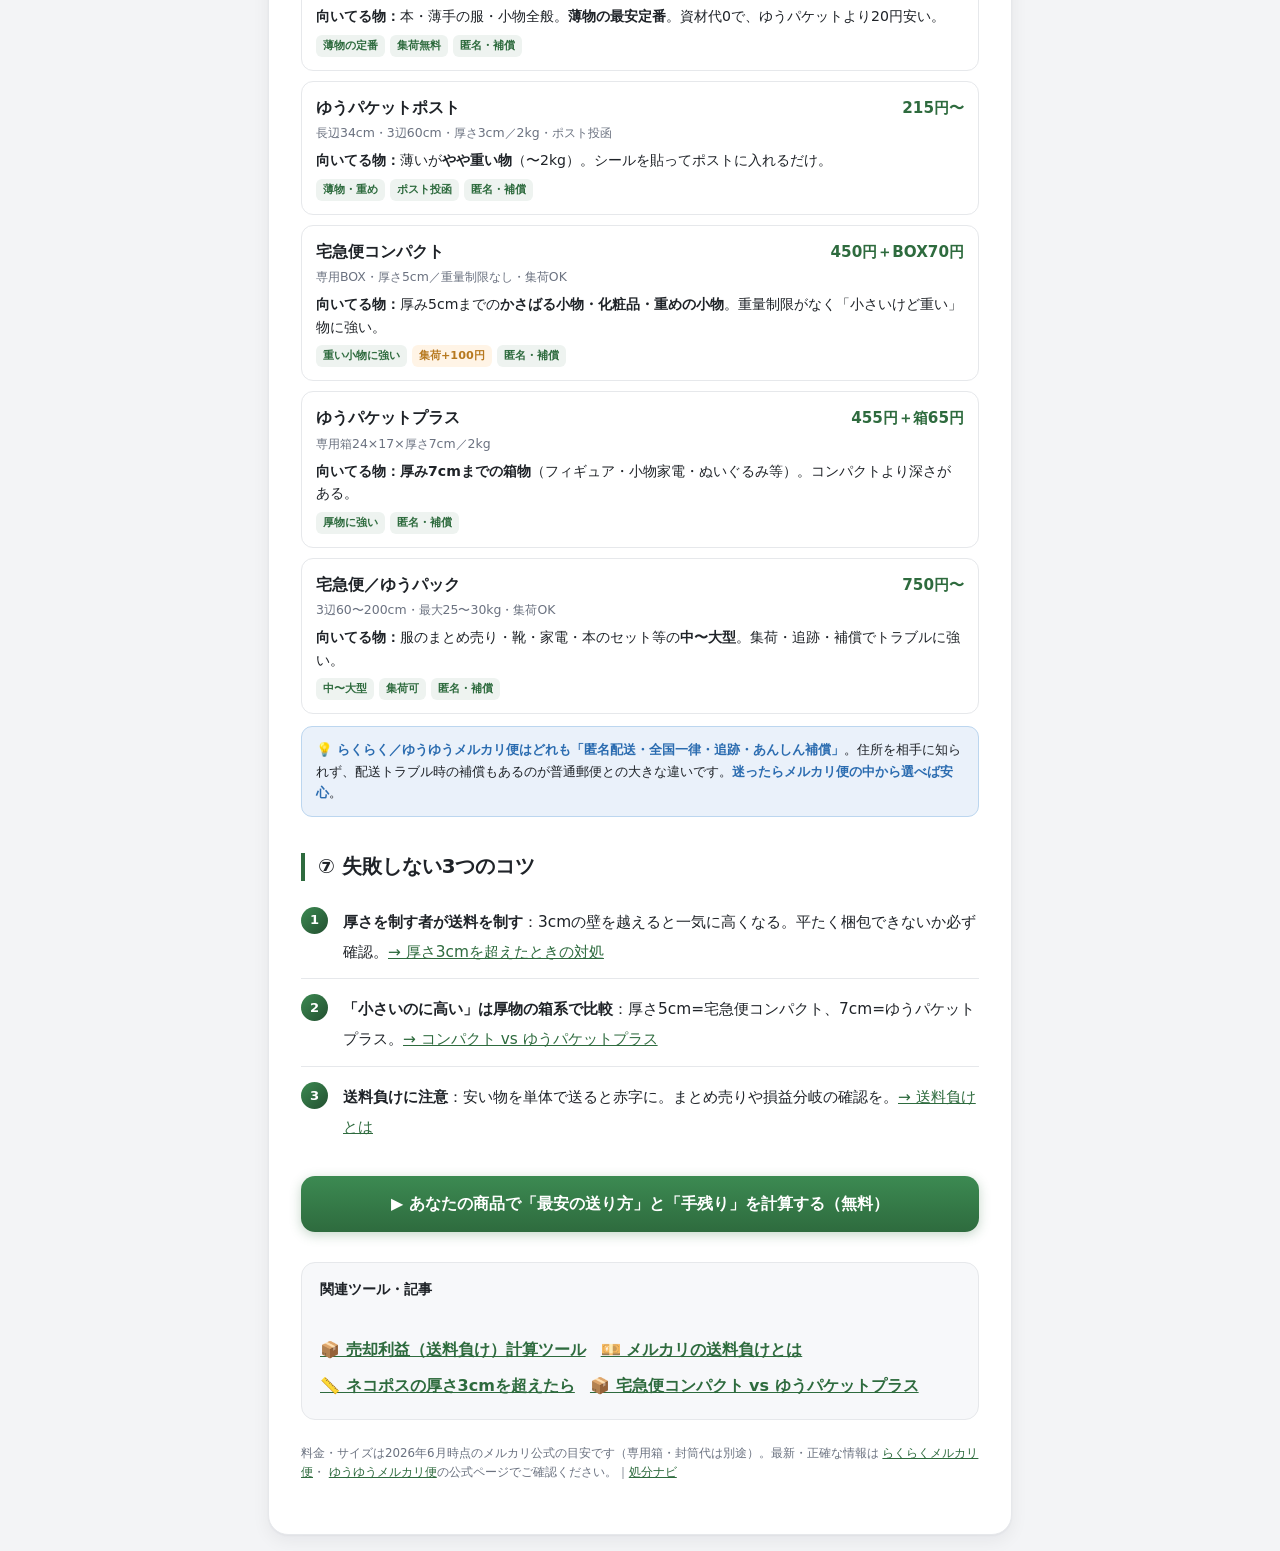
<file: guide/hassou-houhou.html>
<!doctype html>
<html lang="ja">
<head>
<meta charset="utf-8">
<meta name="viewport" content="width=device-width, initial-scale=1">
<title>【保存版】メルカリ発送方法 完全ガイド｜らくらく・ゆうゆうの違いと「結局どれ？」が一発でわかる</title>
<meta name="description" content="メルカリの発送方法を公式情報をもとにシンプルに整理。らくらくメルカリ便（ネコポス/宅急便コンパクト/宅急便）とゆうゆうメルカリ便（ゆうパケット/ゆうパケットポスト/ゆうパケットプラス/ゆうパック）の違い、料金・サイズ・厚さ・重さ・発送場所・受取場所・集荷・匿名・補償を一覧比較。送りたい物から選べる逆引きつき。最安は計算ツールで自動判定。">
<meta name="theme-color" content="#2e6b3e">
<meta property="og:type" content="article">
<meta property="og:title" content="メルカリ発送方法 完全ガイド｜らくらく・ゆうゆうの違いと結局どれ？">
<meta property="og:description" content="2系統の違い・全方法の料金/サイズ/発送・受取場所/集荷/匿名/補償を一覧化。送りたい物からの逆引きつき保存版。">
<meta property="og:url" content="https://ededdeddyw.github.io/soryo-make-tool/guide/hassou-houhou.html">
<meta property="og:image" content="https://ededdeddyw.github.io/soryo-make-tool/ogp.jpg">
<meta property="og:image:width" content="1200">
<meta property="og:image:height" content="630">
<meta name="twitter:card" content="summary_large_image">
<link rel="canonical" href="https://ededdeddyw.github.io/soryo-make-tool/guide/hassou-houhou.html">
<link rel="icon" href="../icon.svg">
<link rel="stylesheet" href="../theme.css">
<style>
  .article h2{scroll-margin-top:16px}
  .flow{display:grid;gap:10px;margin:14px 0}
  .flow .q{background:var(--accent-soft);border:1px solid var(--line);border-radius:12px;padding:12px 14px;font-weight:700;font-size:.95rem}
  .flow .q .a{display:block;font-weight:400;font-size:.84rem;color:var(--muted);margin-top:4px}
  .sys{display:grid;gap:10px;margin:12px 0}
  @media(min-width:560px){.sys{grid-template-columns:1fr 1fr}}
  .sys .s{border:1px solid var(--line);border-radius:12px;padding:13px 14px;background:#fff}
  .sys .s .t{font-weight:800;font-size:1rem;margin-bottom:4px}
  .sys .s .c{font-size:.84rem;color:var(--muted)}
  .sys .s ul{margin:8px 0 0;padding-left:1.1em;font-size:.86rem}
  .pick-cards{display:grid;gap:10px;margin:10px 0}
  .pc{border:1px solid var(--line);border-radius:12px;padding:13px 14px;background:#fff}
  .pc .h{display:flex;align-items:baseline;gap:8px;flex-wrap:wrap}
  .pc .nm{font-weight:800;font-size:1rem}
  .pc .pr{font-weight:800;color:var(--accent);font-size:.95rem;margin-left:auto;white-space:nowrap}
  .pc .sp{font-size:.78rem;color:var(--muted);margin:3px 0 6px}
  .pc .fit{font-size:.88rem}
  .pc .fit b{color:var(--ink)}
  .badges{display:flex;flex-wrap:wrap;gap:5px;margin-top:7px}
  .bdg{font-size:.7rem;background:var(--accent-soft);color:var(--accent);border-radius:6px;padding:2px 7px;font-weight:700}
  .bdg.y{background:#fff4e6;color:#b7791f}
  .table-scroll{overflow-x:auto;-webkit-overflow-scrolling:touch;margin:10px 0}
  .table-scroll table.g{min-width:620px;margin:0}
</style>
<script type="application/ld+json">{"@context":"https://schema.org","@type":"Article","headline":"【保存版】メルカリ発送方法 完全ガイド｜らくらく・ゆうゆうの違いと結局どれ？","author":{"@type":"Organization","name":"処分ナビ"},"mainEntityOfPage":"https://ededdeddyw.github.io/soryo-make-tool/guide/hassou-houhou.html","inLanguage":"ja"}</script>
</head>
<body>
<main class="article">
  <nav class="gnav">
    <a href="../index.html">🧭 処分ナビ</a>
    <a href="./index.html">📚 ガイド一覧</a>
    <a href="../soryo-tool.html">📦 売却利益を計算</a>
  </nav>

  <span class="kicker">📮 メルカリ発送ガイド</span>
  <h1>【保存版】メルカリ発送方法 完全ガイド｜結局どれを使えばいい？</h1>
  <p class="meta">最終更新：2026年6月｜出典：メルカリ公式（らくらく／ゆうゆうメルカリ便）。料金・サイズは改定されるため目安・専用箱代別。</p>

  <p class="lead">公式の説明は方法が多くて複雑ですが、覚えることはシンプル。<strong>メルカリ便は「匿名配送・全国一律・補償つき」の2系統だけ</strong>。あとは「①厚さ3cm以内か」「②大きさ・重さ」で送り方が決まります。<strong>このページだけ見れば、出品中の商品をどう送るか確定できます。</strong></p>

  <nav class="toc" aria-label="目次">
    <p class="toc-h">この記事の目次</p>
    <a href="#basics">そもそも「らくらく」と「ゆうゆう」の違い</a>
    <a href="#chart">30秒で決まる早見チャート</a>
    <a href="#reverse">送りたい物から選ぶ（逆引き）</a>
    <a href="#thin">薄物・小物の比較表（保存版）</a>
    <a href="#large">中〜大型の比較表（宅急便・ゆうパック）</a>
    <a href="#ops">どこで出す？受け取る？集荷は？</a>
    <a href="#fit">結局どれに向いてる？</a>
    <a href="#tips">失敗しない3つのコツ</a>
  </nav>

  <h2 id="basics">まず：そもそも「らくらく」と「ゆうゆう」って何？</h2>
  <p>メルカリの発送は大きく2系統。どちらも<strong>匿名配送・全国一律料金・あんしん補償・追跡つき</strong>で、宛名書き不要。違いは「<strong>どの運送会社か＝出せる場所・受け取れる場所</strong>」です。</p>
  <div class="sys">
    <div class="s"><div class="t">🐱 らくらくメルカリ便（ヤマト運輸）</div>
      <div class="c">出す・受け取る場所が多く、集荷も呼べる。</div>
      <ul><li>ネコポス（薄物）</li><li>宅急便コンパクト（厚め小物）</li><li>宅急便（中〜大型・60〜200）</li></ul></div>
    <div class="s"><div class="t">🦆 ゆうゆうメルカリ便（日本郵便）</div>
      <div class="c">ポスト投函や郵便局・ローソンが使える。</div>
      <ul><li>ゆうパケットポストmini／ゆうパケットポスト（ポスト投函）</li><li>ゆうパケット（薄物）</li><li>ゆうパケットプラス（厚め小物）</li><li>ゆうパック（中〜大型・60〜170）</li></ul></div>
  </div>
  <p class="note"><strong>「ゆうゆうメルカリ便」と「ゆうパケット」の違いは？</strong>──「ゆうゆうメルカリ便」は<strong>受付サービスの名前</strong>、「ゆうパケット」はその<strong>中の発送方法（サイズの種類）の1つ</strong>です。同様に「らくらくメルカリ便」の中に「ネコポス」等があります。つまり<strong>系統＝サービス名／その中の各方法＝サイズ区分</strong>と考えればOK。</p>

  <div class="point">
    <p class="pt-h">✓ 覚えるのはこれだけ</p>
    まず<strong>厚さが3cm以内に収まるか</strong>を見る。収まれば薄物ルートで最安、収まらなければ箱系→大型へ。どの方法も<strong>匿名・追跡・補償つき</strong>なので、メルカリ便の中から選べば失敗しません。
  </div>

  <h2 id="chart">① 30秒で決まる早見チャート</h2>
  <div class="flow">
    <div class="q">Q1. 厚さは3cm以内に収まる？<span class="a">→ YES：薄物ルート（ネコポス／ゆうパケット系／ゆうパケットポストmini）が最安。NO：Q2へ</span></div>
    <div class="q">Q2. 専用箱に入るくらいの「小さい箱物」？<span class="a">→ 厚さ5cm・かさばる＝宅急便コンパクト、厚さ7cmの箱＝ゆうパケットプラス</span></div>
    <div class="q">Q3. それより大きい・重い？<span class="a">→ 3辺合計と重さで 宅急便（60〜200）／ゆうパック（60〜170）</span></div>
  </div>

  <a class="cta" href="../soryo-tool.html">▶ サイズ・重さを入れて最安の発送方法を自動判定（無料）</a>

  <h2 id="reverse">② 送りたい物から選ぶ（逆引き）</h2>
  <div class="table-scroll">
  <table class="g">
    <thead><tr><th>送りたいもの</th><th>これがおすすめ</th><th>送料の目安</th><th>理由</th></tr></thead>
    <tbody>
      <tr><td>アクセサリー・カード・シール等の小さく薄い物</td><td>ゆうパケットポストmini</td><td>160円＋封筒20円</td><td>最安・ポスト投函でラク</td></tr>
      <tr><td>本・薄い服・薄物全般（〜1kg）</td><td>ネコポス</td><td>210円</td><td>薄物の最安定番（資材代0）</td></tr>
      <tr><td>薄いがやや重い・A4サイズの薄物（〜2kg）</td><td>ゆうパケットポスト</td><td>215円＋シール5円</td><td>ポスト投函で2kgまでOK</td></tr>
      <tr><td>厚さ5cmまでの重め小物・化粧品・小型家電</td><td>宅急便コンパクト</td><td>450円＋BOX70円</td><td>重量制限なし・集荷も可</td></tr>
      <tr><td>厚さ7cmまでの箱物（フィギュア・ぬいぐるみ等）</td><td>ゆうパケットプラス</td><td>455円＋箱65円</td><td>深さ7cmまで入る</td></tr>
      <tr><td>服のまとめ売り・靴・中型雑貨</td><td>宅急便／ゆうパック 60〜</td><td>750円〜</td><td>集荷・追跡・補償でトラブルに強い</td></tr>
      <tr><td>家電・大型（運べない物も集荷）</td><td>宅急便（〜200）／ゆうパック（〜170）</td><td>〜2,500円</td><td>大型対応・自宅集荷</td></tr>
    </tbody>
  </table>
  </div>
  <p class="note">数mmの差で規格外になることがあります。最終的な最安は<a href="../soryo-tool.html">計算ツール</a>でサイズ・重さから自動判定するのが確実です。</p>

  <h2 id="thin">③ 薄物・小物の比較表（保存版）</h2>
  <div class="table-scroll">
  <table class="g">
    <thead><tr><th>発送方法</th><th>系統</th><th>サイズ上限</th><th>厚さ</th><th>重さ</th><th>送料(目安)</th></tr></thead>
    <tbody>
      <tr><td>ゆうパケットポストmini</td><td>ゆうゆう</td><td>専用封筒21×17cm</td><td>3cm</td><td>2kg</td><td>160円＋封筒20円</td></tr>
      <tr><td>ネコポス</td><td>らくらく</td><td>長辺34cm・3辺60cm</td><td>3cm</td><td>1kg</td><td>210円</td></tr>
      <tr><td>ゆうパケットポスト</td><td>ゆうゆう</td><td>長辺34cm・3辺60cm</td><td>3cm</td><td>2kg</td><td>215円＋シール5円</td></tr>
      <tr><td>ゆうパケット</td><td>ゆうゆう</td><td>長辺34cm・3辺60cm</td><td>3cm</td><td>1kg</td><td>230円</td></tr>
      <tr><td>宅急便コンパクト</td><td>らくらく</td><td>専用BOX(約25×20×5/薄型34×24.8cm)</td><td>5cm</td><td>制限なし</td><td>450円＋BOX70円</td></tr>
      <tr><td>ゆうパケットプラス</td><td>ゆうゆう</td><td>専用箱24×17cm</td><td>7cm</td><td>2kg</td><td>455円＋箱65円</td></tr>
    </tbody>
  </table>
  </div>
  <p class="note">ネコポスは2025年11月にサイズ拡大（長辺34cm・3辺合計60cm）。ゆうパケットとほぼ同条件で20円安い。料金は2026年6月時点の目安。</p>

  <h2 id="large">④ 中〜大型の比較表（宅急便・ゆうパック）</h2>
  <div class="table-scroll">
  <table class="g">
    <thead><tr><th>サイズ(3辺合計)</th><th>宅急便(らくらく)</th><th>重さ上限</th><th>ゆうパック(ゆうゆう)</th><th>重さ上限</th></tr></thead>
    <tbody>
      <tr><td>60cm</td><td>750円</td><td>2kg</td><td>750円</td><td>25kg</td></tr>
      <tr><td>80cm</td><td>850円</td><td>5kg</td><td>870円</td><td>25kg</td></tr>
      <tr><td>100cm</td><td>1,050円</td><td>10kg</td><td>1,070円</td><td>25kg</td></tr>
      <tr><td>120cm</td><td>1,200円</td><td>15kg</td><td>1,200円</td><td>25kg</td></tr>
      <tr><td>140cm</td><td>1,450円</td><td>20kg</td><td>1,450円</td><td>25kg</td></tr>
      <tr><td>160cm</td><td>1,700円</td><td>25kg</td><td>1,700円</td><td>25kg</td></tr>
      <tr><td>170cm</td><td>1,900円</td><td>25kg</td><td>1,900円</td><td>25kg</td></tr>
      <tr><td>180cm</td><td>2,100円</td><td>30kg</td><td>―</td><td>―</td></tr>
      <tr><td>200cm</td><td>2,500円</td><td>30kg</td><td>―</td><td>―</td></tr>
    </tbody>
  </table>
  </div>
  <p class="note">170サイズ超は宅急便（〜200cm）のみ。180・200サイズはヤマト営業所持込／集荷のみ対応。どちらも追跡・補償あり。</p>

  <h2 id="ops">⑤ どこで出す？どこで受け取る？集荷は？（公式の運用まとめ）</h2>
  <p>「料金は分かったけど、結局どこに持ち込むの？」という一番分かりづらい部分を一覧にしました。</p>
  <div class="table-scroll">
  <table class="g">
    <thead><tr><th>方法</th><th>出せる場所</th><th>受け取り場所</th><th>集荷</th></tr></thead>
    <tbody>
      <tr><td>ネコポス</td><td>ヤマト営業所／セブン／ファミマ／PUDO／スマリ</td><td>自宅／営業所／PUDO／ファミロッカー</td><td>○（無料）</td></tr>
      <tr><td>宅急便コンパクト・宅急便</td><td>ヤマト営業所／セブン／ファミマ／PUDO／スマリ</td><td>自宅／営業所／PUDO／ファミロッカー</td><td>○（＋100円）</td></tr>
      <tr><td>ゆうパケットポスト(mini)</td><td>ポスト投函</td><td>自宅</td><td>―（ポスト）</td></tr>
      <tr><td>ゆうパケット</td><td>郵便局／ローソン／スマリ</td><td>自宅／郵便局／ローソン／ミニストップ／はこぽす</td><td>×</td></tr>
      <tr><td>ゆうパケットプラス</td><td>郵便局／ローソン／メルカリストア</td><td>自宅</td><td>×</td></tr>
      <tr><td>ゆうパック</td><td>郵便局／ローソン</td><td>自宅／郵便局／ローソン／ミニストップ／はこぽす(100以下)</td><td>○</td></tr>
    </tbody>
  </table>
  </div>
  <p class="note">運べない大型は<strong>集荷が呼べる宅急便（らくらく）やゆうパック</strong>が便利。コンビニ持込は、ローソン＝ゆうゆう系、セブン/ファミマ＝らくらく系、と覚えると迷いません。</p>

  <h2 id="fit">⑥ 結局どれに向いてる？（具体例つき）</h2>
  <div class="pick-cards">
    <div class="pc"><div class="h"><span class="nm">ゆうパケットポストmini</span><span class="pr">160円〜</span></div>
      <div class="sp">専用封筒21×17cm／厚さ3cm／2kg・ポスト投函</div>
      <div class="fit"><b>向いてる物：</b>アクセサリー・カード・シール・小さく薄い雑貨。<b>とにかく最安の薄物</b>に。</div>
      <div class="badges"><span class="bdg">最安クラス</span><span class="bdg">ポスト投函</span><span class="bdg">匿名・補償</span></div></div>

    <div class="pc"><div class="h"><span class="nm">ネコポス</span><span class="pr">210円</span></div>
      <div class="sp">長辺34cm・3辺60cm・厚さ3cm／1kg（2025/11拡大）</div>
      <div class="fit"><b>向いてる物：</b>本・薄手の服・小物全般。<b>薄物の最安定番</b>。資材代0で、ゆうパケットより20円安い。</div>
      <div class="badges"><span class="bdg">薄物の定番</span><span class="bdg">集荷無料</span><span class="bdg">匿名・補償</span></div></div>

    <div class="pc"><div class="h"><span class="nm">ゆうパケットポスト</span><span class="pr">215円〜</span></div>
      <div class="sp">長辺34cm・3辺60cm・厚さ3cm／2kg・ポスト投函</div>
      <div class="fit"><b>向いてる物：</b>薄いが<b>やや重い物</b>（〜2kg）。シールを貼ってポストに入れるだけ。</div>
      <div class="badges"><span class="bdg">薄物・重め</span><span class="bdg">ポスト投函</span><span class="bdg">匿名・補償</span></div></div>

    <div class="pc"><div class="h"><span class="nm">宅急便コンパクト</span><span class="pr">450円＋BOX70円</span></div>
      <div class="sp">専用BOX・厚さ5cm／重量制限なし・集荷OK</div>
      <div class="fit"><b>向いてる物：</b>厚み5cmまでの<b>かさばる小物・化粧品・重めの小物</b>。重量制限がなく「小さいけど重い」物に強い。</div>
      <div class="badges"><span class="bdg">重い小物に強い</span><span class="bdg y">集荷+100円</span><span class="bdg">匿名・補償</span></div></div>

    <div class="pc"><div class="h"><span class="nm">ゆうパケットプラス</span><span class="pr">455円＋箱65円</span></div>
      <div class="sp">専用箱24×17×厚さ7cm／2kg</div>
      <div class="fit"><b>向いてる物：</b><b>厚み7cmまでの箱物</b>（フィギュア・小物家電・ぬいぐるみ等）。コンパクトより深さがある。</div>
      <div class="badges"><span class="bdg">厚物に強い</span><span class="bdg">匿名・補償</span></div></div>

    <div class="pc"><div class="h"><span class="nm">宅急便／ゆうパック</span><span class="pr">750円〜</span></div>
      <div class="sp">3辺60〜200cm・最大25〜30kg・集荷OK</div>
      <div class="fit"><b>向いてる物：</b>服のまとめ売り・靴・家電・本のセット等の<b>中〜大型</b>。集荷・追跡・補償でトラブルに強い。</div>
      <div class="badges"><span class="bdg">中〜大型</span><span class="bdg">集荷可</span><span class="bdg">匿名・補償</span></div></div>
  </div>

  <div class="callout">💡 <b>らくらく／ゆうゆうメルカリ便はどれも「匿名配送・全国一律・追跡・あんしん補償」</b>。住所を相手に知られず、配送トラブル時の補償もあるのが普通郵便との大きな違いです。<b>迷ったらメルカリ便の中から選べば安心</b>。</div>

  <h2 id="tips">⑦ 失敗しない3つのコツ</h2>
  <ol class="steps">
    <li><strong>厚さを制す者が送料を制す</strong>：3cmの壁を越えると一気に高くなる。平たく梱包できないか必ず確認。<a href="./nekoposu-atsusa.html">→ 厚さ3cmを超えたときの対処</a></li>
    <li><strong>「小さいのに高い」は厚物の箱系で比較</strong>：厚さ5cm=宅急便コンパクト、7cm=ゆうパケットプラス。<a href="./compact-vs-yupacket-plus.html">→ コンパクト vs ゆうパケットプラス</a></li>
    <li><strong>送料負けに注意</strong>：安い物を単体で送ると赤字に。まとめ売りや損益分岐の確認を。<a href="./mercari-soryo-make.html">→ 送料負けとは</a></li>
  </ol>

  <a class="cta" href="../soryo-tool.html">▶ あなたの商品で「最安の送り方」と「手残り」を計算する（無料）</a>

  <div class="rel">
    <strong>関連ツール・記事</strong><br>
    <a href="../soryo-tool.html">📦 売却利益（送料負け）計算ツール</a>
    <a href="./mercari-soryo-make.html">💴 メルカリの送料負けとは</a>
    <a href="./nekoposu-atsusa.html">📏 ネコポスの厚さ3cmを超えたら</a>
    <a href="./compact-vs-yupacket-plus.html">📦 宅急便コンパクト vs ゆうパケットプラス</a>
  </div>

  <footer style="margin-top:24px;font-size:.74rem;color:var(--muted)">料金・サイズは2026年6月時点のメルカリ公式の目安です（専用箱・封筒代は別途）。最新・正確な情報は
    <a href="https://jp-news.mercari.com/more/rakuraku-mercari" target="_blank" rel="noopener">らくらくメルカリ便</a>・
    <a href="https://jp-news.mercari.com/more/yuyu-mercari" target="_blank" rel="noopener">ゆうゆうメルカリ便</a>の公式ページでご確認ください。｜<a href="../index.html">処分ナビ</a></footer>
</main>
</body>
</html>
</file>
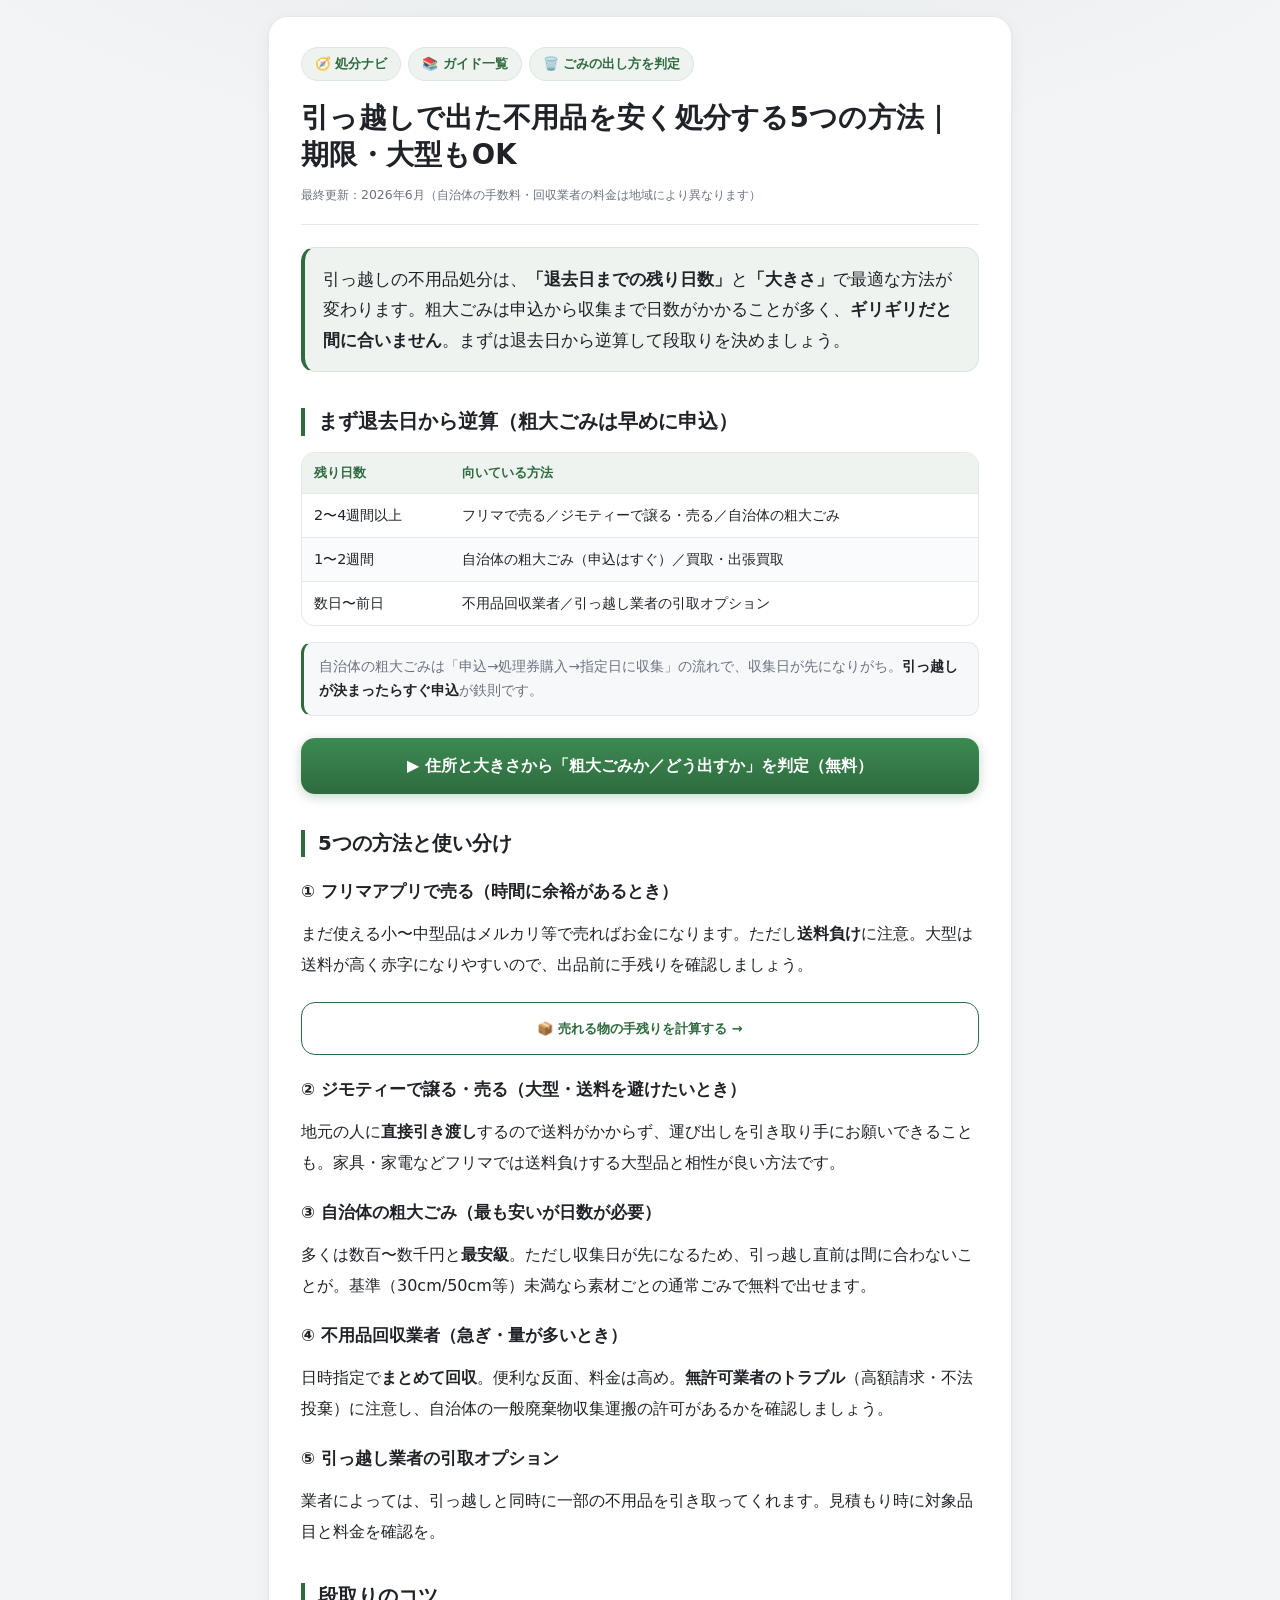
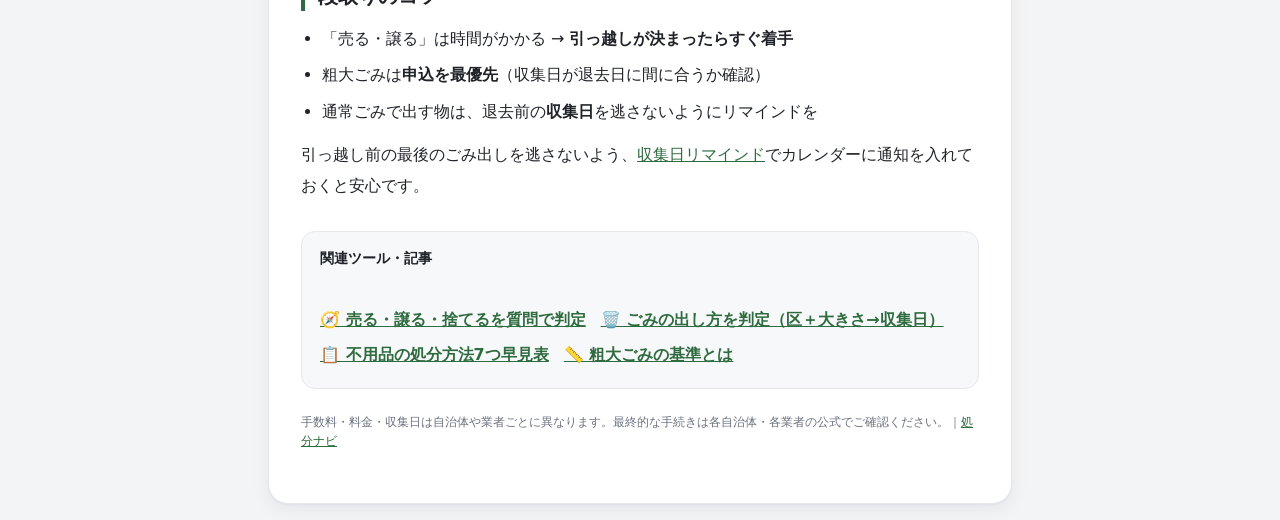
<file: guide/hikkoshi-shobun.html>
<!doctype html>
<html lang="ja">
<head>
<meta charset="utf-8">
<meta name="viewport" content="width=device-width, initial-scale=1">
<title>引っ越しで出た不用品を安く処分する5つの方法｜期限・大型もOK</title>
<meta name="description" content="引っ越しで出た不用品を安く・早く処分する方法を、期限と大きさ別に整理。売る・譲る・自治体の粗大ごみ・不用品回収の使い分けと、退去日から逆算した段取りを解説。住所と大きさから出し方を判定できる無料ツールも紹介。">
<meta name="theme-color" content="#2e6b3e">
<meta property="og:type" content="article">
<meta property="og:title" content="引っ越しで出た不用品を安く処分する5つの方法">
<meta property="og:description" content="期限と大きさ別に、売る・譲る・粗大ごみ・回収を使い分け。退去日から逆算する段取りつき。">
<meta property="og:url" content="https://ededdeddyw.github.io/soryo-make-tool/guide/hikkoshi-shobun.html">
<meta property="og:image" content="https://ededdeddyw.github.io/soryo-make-tool/ogp.jpg">
<meta property="og:image:width" content="1200">
<meta property="og:image:height" content="630">
<meta name="twitter:card" content="summary_large_image">
<link rel="canonical" href="https://ededdeddyw.github.io/soryo-make-tool/guide/hikkoshi-shobun.html">
<link rel="icon" href="../icon.svg">
<link rel="stylesheet" href="../theme.css">
<script type="application/ld+json">{"@context":"https://schema.org","@type":"Article","headline":"引っ越しで出た不用品を安く処分する5つの方法｜期限・大型もOK","author":{"@type":"Organization","name":"処分ナビ"},"mainEntityOfPage":"https://ededdeddyw.github.io/soryo-make-tool/guide/hikkoshi-shobun.html","inLanguage":"ja"}</script>
</head>
<body>
<main class="article">
  <nav class="gnav">
    <a href="../index.html">🧭 処分ナビ</a>
    <a href="./index.html">📚 ガイド一覧</a>
    <a href="../index.html#gov">🗑️ ごみの出し方を判定</a>
  </nav>

  <h1>引っ越しで出た不用品を安く処分する5つの方法｜期限・大型もOK</h1>
  <p class="meta">最終更新：2026年6月（自治体の手数料・回収業者の料金は地域により異なります）</p>

  <p class="lead">引っ越しの不用品処分は、<strong>「退去日までの残り日数」</strong>と<strong>「大きさ」</strong>で最適な方法が変わります。粗大ごみは申込から収集まで日数がかかることが多く、<strong>ギリギリだと間に合いません</strong>。まずは退去日から逆算して段取りを決めましょう。</p>

  <h2>まず退去日から逆算（粗大ごみは早めに申込）</h2>
  <table class="g">
    <thead><tr><th>残り日数</th><th>向いている方法</th></tr></thead>
    <tbody>
      <tr><td>2〜4週間以上</td><td>フリマで売る／ジモティーで譲る・売る／自治体の粗大ごみ</td></tr>
      <tr><td>1〜2週間</td><td>自治体の粗大ごみ（申込はすぐ）／買取・出張買取</td></tr>
      <tr><td>数日〜前日</td><td>不用品回収業者／引っ越し業者の引取オプション</td></tr>
    </tbody>
  </table>
  <p class="note">自治体の粗大ごみは「申込→処理券購入→指定日に収集」の流れで、収集日が先になりがち。<strong>引っ越しが決まったらすぐ申込</strong>が鉄則です。</p>

  <a class="cta" href="../index.html#gov">▶ 住所と大きさから「粗大ごみか／どう出すか」を判定（無料）</a>

  <h2>5つの方法と使い分け</h2>
  <h3>① フリマアプリで売る（時間に余裕があるとき）</h3>
  <p>まだ使える小〜中型品はメルカリ等で売ればお金になります。ただし<strong>送料負け</strong>に注意。大型は送料が高く赤字になりやすいので、出品前に手残りを確認しましょう。</p>
  <a class="cta sub" href="../soryo-tool.html">📦 売れる物の手残りを計算する →</a>

  <h3>② ジモティーで譲る・売る（大型・送料を避けたいとき）</h3>
  <p>地元の人に<strong>直接引き渡し</strong>するので送料がかからず、運び出しを引き取り手にお願いできることも。家具・家電などフリマでは送料負けする大型品と相性が良い方法です。</p>

  <h3>③ 自治体の粗大ごみ（最も安いが日数が必要）</h3>
  <p>多くは数百〜数千円と<strong>最安級</strong>。ただし収集日が先になるため、引っ越し直前は間に合わないことが。基準（30cm/50cm等）未満なら素材ごとの通常ごみで無料で出せます。</p>

  <h3>④ 不用品回収業者（急ぎ・量が多いとき）</h3>
  <p>日時指定で<strong>まとめて回収</strong>。便利な反面、料金は高め。<strong>無許可業者のトラブル</strong>（高額請求・不法投棄）に注意し、自治体の一般廃棄物収集運搬の許可があるかを確認しましょう。</p>

  <h3>⑤ 引っ越し業者の引取オプション</h3>
  <p>業者によっては、引っ越しと同時に一部の不用品を引き取ってくれます。見積もり時に対象品目と料金を確認を。</p>

  <h2>段取りのコツ</h2>
  <ul>
    <li>「売る・譲る」は時間がかかる → <strong>引っ越しが決まったらすぐ着手</strong></li>
    <li>粗大ごみは<strong>申込を最優先</strong>（収集日が退去日に間に合うか確認）</li>
    <li>通常ごみで出す物は、退去前の<strong>収集日</strong>を逃さないようにリマインドを</li>
  </ul>
  <p>引っ越し前の最後のごみ出しを逃さないよう、<a href="../reminder.html">収集日リマインド</a>でカレンダーに通知を入れておくと安心です。</p>

  <div class="rel">
    <strong>関連ツール・記事</strong><br>
    <a href="../index.html">🧭 売る・譲る・捨てるを質問で判定</a>
    <a href="../index.html#gov">🗑️ ごみの出し方を判定（区＋大きさ→収集日）</a>
    <a href="./fuyohin-shobun.html">📋 不用品の処分方法7つ早見表</a>
    <a href="./sodai-gomi-kijun.html">📏 粗大ごみの基準とは</a>
  </div>

  <footer style="margin-top:24px;font-size:.74rem;color:var(--muted)">手数料・料金・収集日は自治体や業者ごとに異なります。最終的な手続きは各自治体・各業者の公式でご確認ください。｜<a href="../index.html">処分ナビ</a></footer>
</main>
</body>
</html>
</file>
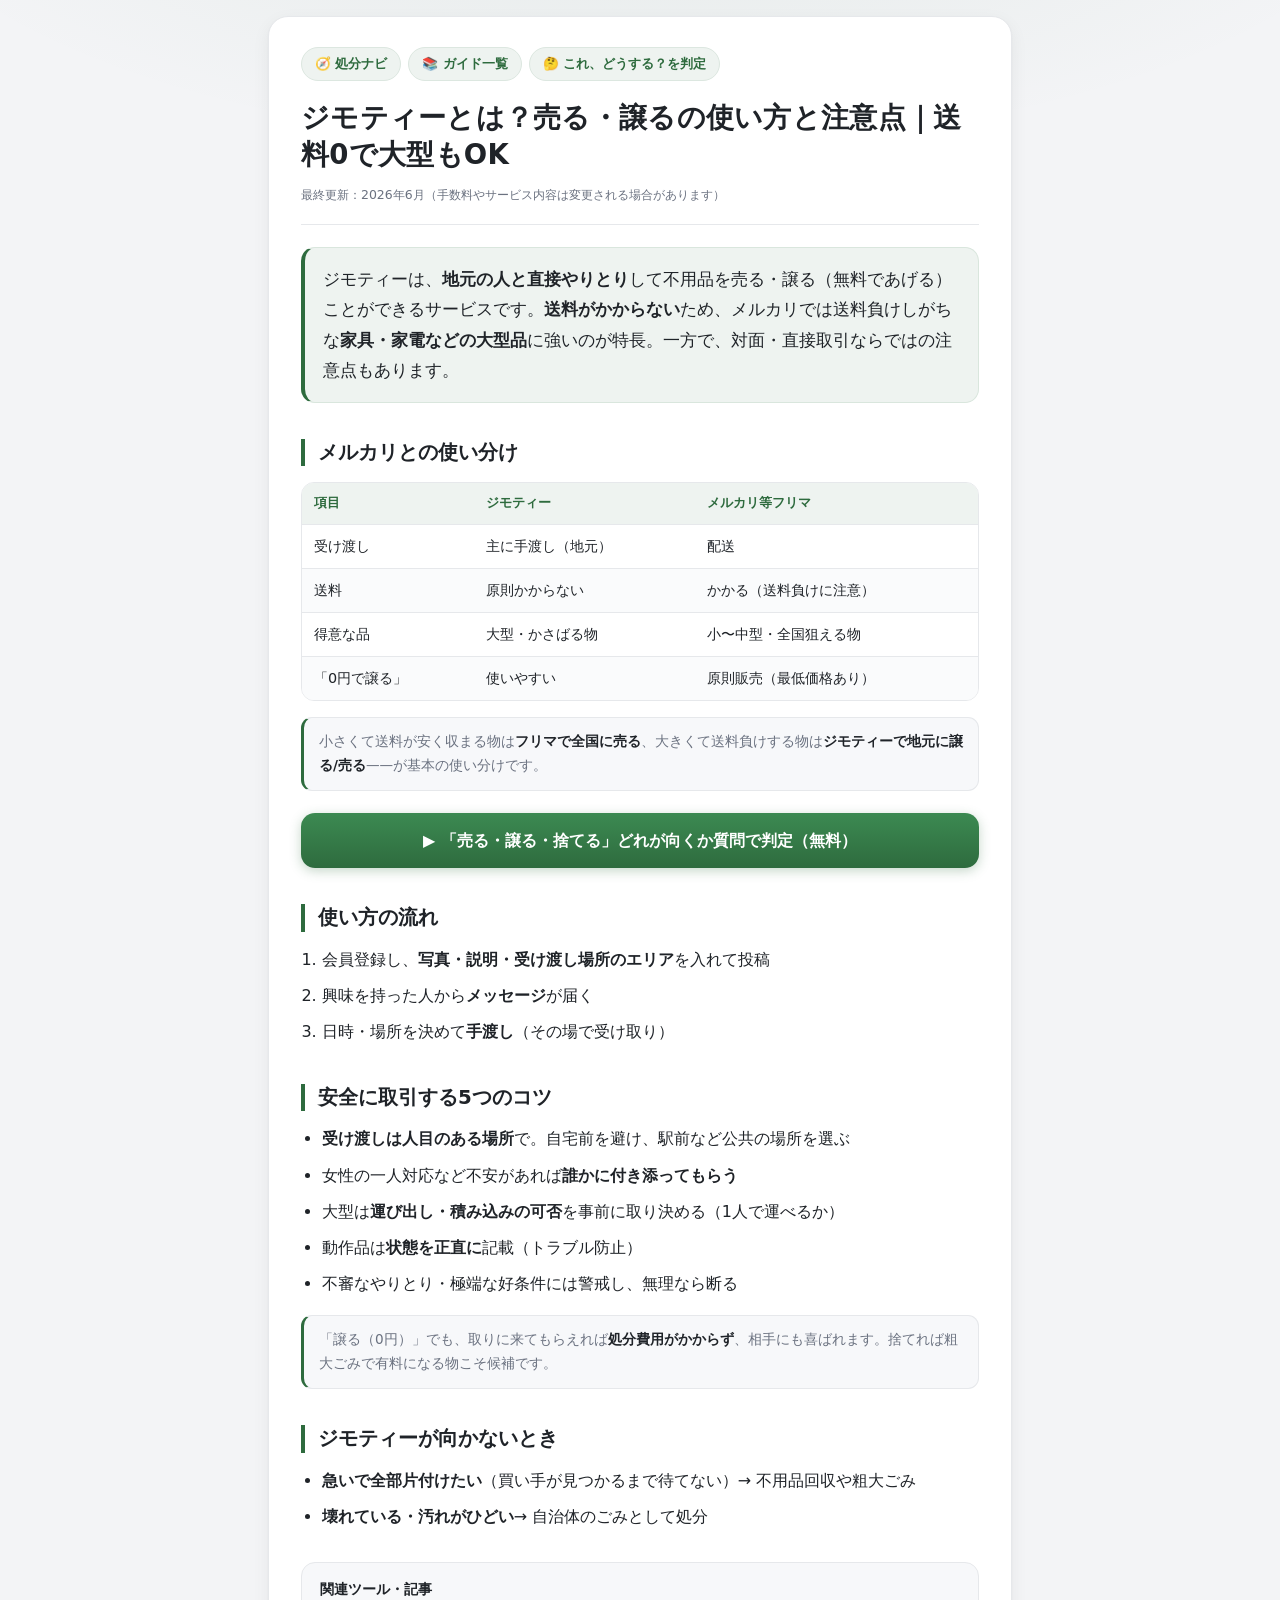
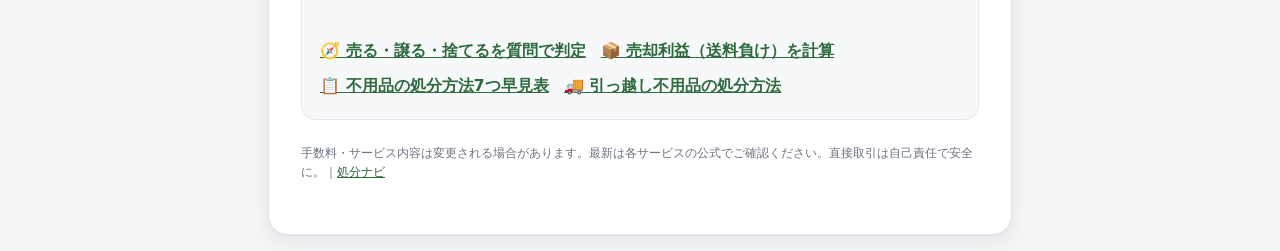
<file: guide/jimoty-tsukaikata.html>
<!doctype html>
<html lang="ja">
<head>
<meta charset="utf-8">
<meta name="viewport" content="width=device-width, initial-scale=1">
<title>ジモティーとは？売る・譲るの使い方と注意点｜送料0で大型もOK</title>
<meta name="description" content="ジモティーは地元の人と直接やりとりして不用品を売る・譲るサービス。送料がかからず家具・家電などの大型品に強い一方、直接取引ならではの注意点も。使い方の流れ、安全に取引するコツ、メルカリとの使い分けを解説。">
<meta name="theme-color" content="#2e6b3e">
<meta property="og:type" content="article">
<meta property="og:title" content="ジモティーとは？売る・譲るの使い方と注意点">
<meta property="og:description" content="送料0で大型に強い直接取引。使い方の流れ・安全のコツ・メルカリとの使い分け。">
<meta property="og:url" content="https://ededdeddyw.github.io/soryo-make-tool/guide/jimoty-tsukaikata.html">
<meta property="og:image" content="https://ededdeddyw.github.io/soryo-make-tool/ogp.jpg">
<meta property="og:image:width" content="1200">
<meta property="og:image:height" content="630">
<meta name="twitter:card" content="summary_large_image">
<link rel="canonical" href="https://ededdeddyw.github.io/soryo-make-tool/guide/jimoty-tsukaikata.html">
<link rel="icon" href="../icon.svg">
<link rel="stylesheet" href="../theme.css">
<script type="application/ld+json">{"@context":"https://schema.org","@type":"Article","headline":"ジモティーとは？売る・譲るの使い方と注意点｜送料0で大型もOK","author":{"@type":"Organization","name":"処分ナビ"},"mainEntityOfPage":"https://ededdeddyw.github.io/soryo-make-tool/guide/jimoty-tsukaikata.html","inLanguage":"ja"}</script>
</head>
<body>
<main class="article">
  <nav class="gnav">
    <a href="../index.html">🧭 処分ナビ</a>
    <a href="./index.html">📚 ガイド一覧</a>
    <a href="../index.html">🤔 これ、どうする？を判定</a>
  </nav>

  <h1>ジモティーとは？売る・譲るの使い方と注意点｜送料0で大型もOK</h1>
  <p class="meta">最終更新：2026年6月（手数料やサービス内容は変更される場合があります）</p>

  <p class="lead">ジモティーは、<strong>地元の人と直接やりとり</strong>して不用品を売る・譲る（無料であげる）ことができるサービスです。<strong>送料がかからない</strong>ため、メルカリでは送料負けしがちな<strong>家具・家電などの大型品</strong>に強いのが特長。一方で、対面・直接取引ならではの注意点もあります。</p>

  <h2>メルカリとの使い分け</h2>
  <table class="g">
    <thead><tr><th>項目</th><th>ジモティー</th><th>メルカリ等フリマ</th></tr></thead>
    <tbody>
      <tr><td>受け渡し</td><td>主に手渡し（地元）</td><td>配送</td></tr>
      <tr><td>送料</td><td>原則かからない</td><td>かかる（送料負けに注意）</td></tr>
      <tr><td>得意な品</td><td>大型・かさばる物</td><td>小〜中型・全国狙える物</td></tr>
      <tr><td>「0円で譲る」</td><td>使いやすい</td><td>原則販売（最低価格あり）</td></tr>
    </tbody>
  </table>
  <p class="note">小さくて送料が安く収まる物は<strong>フリマで全国に売る</strong>、大きくて送料負けする物は<strong>ジモティーで地元に譲る/売る</strong>——が基本の使い分けです。</p>

  <a class="cta" href="../index.html">▶ 「売る・譲る・捨てる」どれが向くか質問で判定（無料）</a>

  <h2>使い方の流れ</h2>
  <ol>
    <li>会員登録し、<strong>写真・説明・受け渡し場所のエリア</strong>を入れて投稿</li>
    <li>興味を持った人から<strong>メッセージ</strong>が届く</li>
    <li>日時・場所を決めて<strong>手渡し</strong>（その場で受け取り）</li>
  </ol>

  <h2>安全に取引する5つのコツ</h2>
  <ul>
    <li><strong>受け渡しは人目のある場所</strong>で。自宅前を避け、駅前など公共の場所を選ぶ</li>
    <li>女性の一人対応など不安があれば<strong>誰かに付き添ってもらう</strong></li>
    <li>大型は<strong>運び出し・積み込みの可否</strong>を事前に取り決める（1人で運べるか）</li>
    <li>動作品は<strong>状態を正直に</strong>記載（トラブル防止）</li>
    <li>不審なやりとり・極端な好条件には警戒し、無理なら断る</li>
  </ul>
  <p class="note">「譲る（0円）」でも、取りに来てもらえれば<strong>処分費用がかからず</strong>、相手にも喜ばれます。捨てれば粗大ごみで有料になる物こそ候補です。</p>

  <h2>ジモティーが向かないとき</h2>
  <ul>
    <li><strong>急いで全部片付けたい</strong>（買い手が見つかるまで待てない）→ 不用品回収や粗大ごみ</li>
    <li><strong>壊れている・汚れがひどい</strong>→ 自治体のごみとして処分</li>
  </ul>

  <div class="rel">
    <strong>関連ツール・記事</strong><br>
    <a href="../index.html">🧭 売る・譲る・捨てるを質問で判定</a>
    <a href="../soryo-tool.html">📦 売却利益（送料負け）を計算</a>
    <a href="./fuyohin-shobun.html">📋 不用品の処分方法7つ早見表</a>
    <a href="./hikkoshi-shobun.html">🚚 引っ越し不用品の処分方法</a>
  </div>

  <footer style="margin-top:24px;font-size:.74rem;color:var(--muted)">手数料・サービス内容は変更される場合があります。最新は各サービスの公式でご確認ください。直接取引は自己責任で安全に。｜<a href="../index.html">処分ナビ</a></footer>
</main>
</body>
</html>
</file>
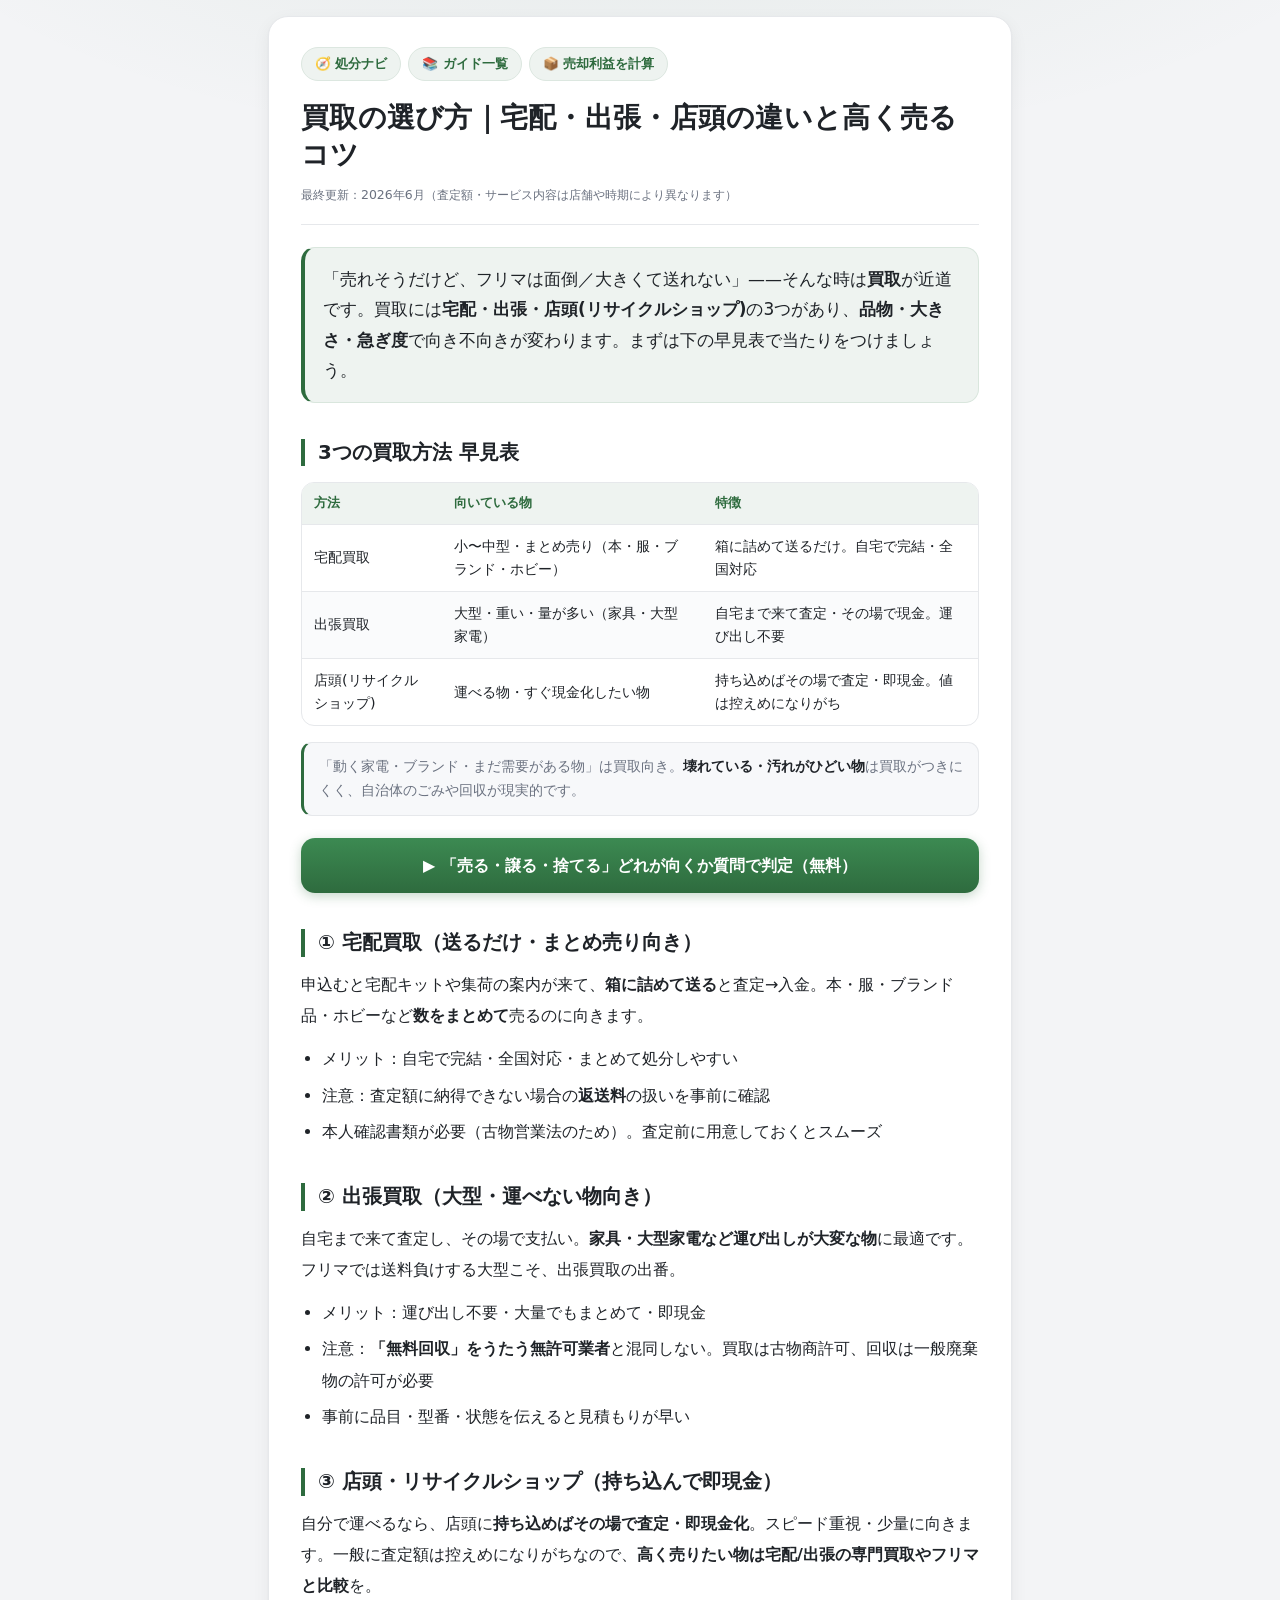
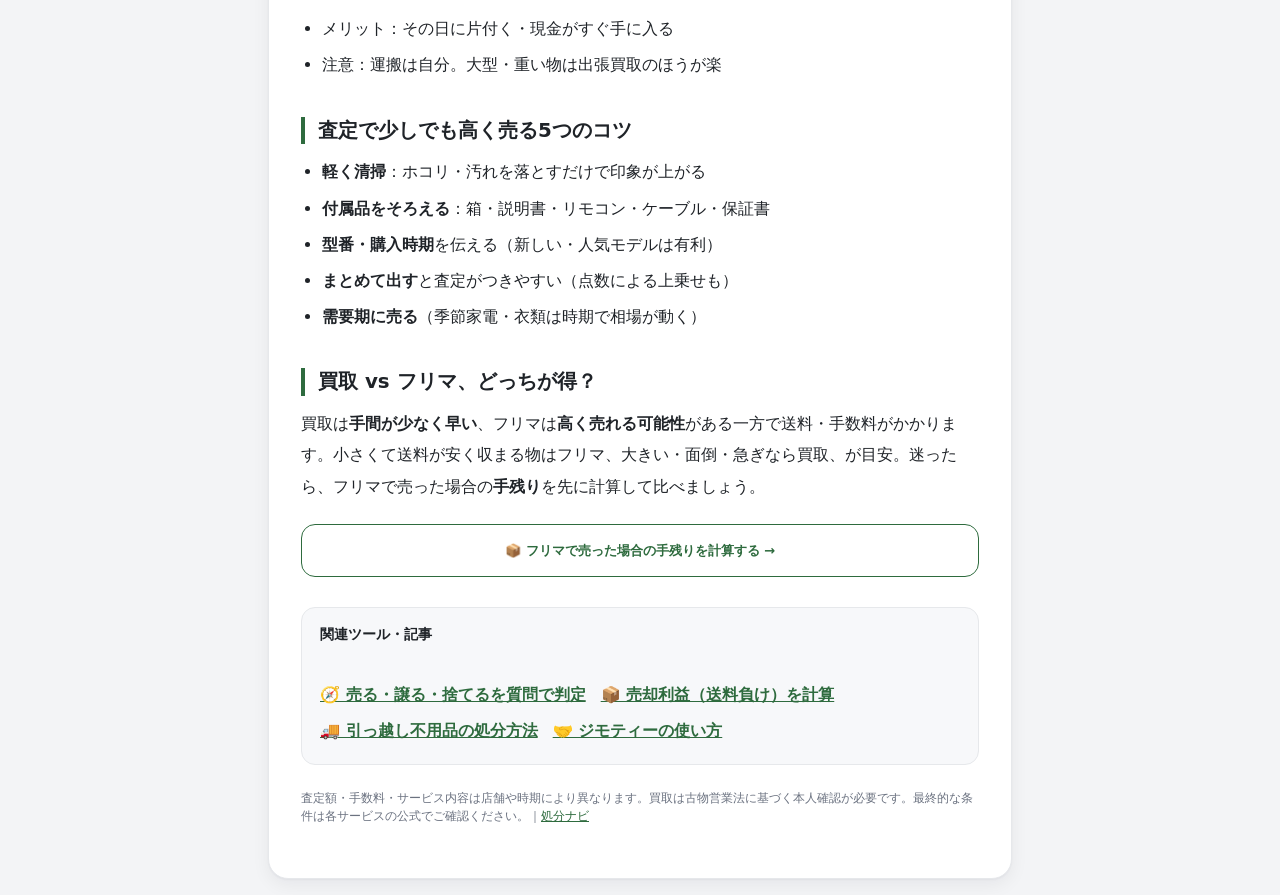
<file: guide/kaitori.html>
<!doctype html>
<html lang="ja">
<head>
<meta charset="utf-8">
<meta name="viewport" content="width=device-width, initial-scale=1">
<title>買取の選び方｜宅配買取・出張買取・店頭(リサイクルショップ)の違いと高く売るコツ</title>
<meta name="description" content="不用品を買取に出すなら、宅配買取・出張買取・店頭(リサイクルショップ)のどれが向く？品物・大きさ・スピード別の使い分け、査定で高く売るコツ、準備物、トラブルを避ける注意点を解説。売る前に手残りを比べられる無料ツールも紹介。">
<meta name="theme-color" content="#2e6b3e">
<meta property="og:type" content="article">
<meta property="og:title" content="買取の選び方｜宅配・出張・店頭の違いと高く売るコツ">
<meta property="og:description" content="宅配買取・出張買取・店頭の使い分け、査定で高く売るコツ、準備物と注意点。">
<meta property="og:url" content="https://ededdeddyw.github.io/soryo-make-tool/guide/kaitori.html">
<meta property="og:image" content="https://ededdeddyw.github.io/soryo-make-tool/ogp.jpg">
<meta property="og:image:width" content="1200">
<meta property="og:image:height" content="630">
<meta name="twitter:card" content="summary_large_image">
<link rel="canonical" href="https://ededdeddyw.github.io/soryo-make-tool/guide/kaitori.html">
<link rel="icon" href="../icon.svg">
<link rel="stylesheet" href="../theme.css">
<script type="application/ld+json">{"@context":"https://schema.org","@type":"Article","headline":"買取の選び方｜宅配買取・出張買取・店頭(リサイクルショップ)の違いと高く売るコツ","author":{"@type":"Organization","name":"処分ナビ"},"mainEntityOfPage":"https://ededdeddyw.github.io/soryo-make-tool/guide/kaitori.html","inLanguage":"ja"}</script>
</head>
<body>
<main class="article">
  <nav class="gnav">
    <a href="../index.html">🧭 処分ナビ</a>
    <a href="./index.html">📚 ガイド一覧</a>
    <a href="../soryo-tool.html">📦 売却利益を計算</a>
  </nav>

  <h1>買取の選び方｜宅配・出張・店頭の違いと高く売るコツ</h1>
  <p class="meta">最終更新：2026年6月（査定額・サービス内容は店舗や時期により異なります）</p>

  <p class="lead">「売れそうだけど、フリマは面倒／大きくて送れない」——そんな時は<strong>買取</strong>が近道です。買取には<strong>宅配・出張・店頭(リサイクルショップ)</strong>の3つがあり、<strong>品物・大きさ・急ぎ度</strong>で向き不向きが変わります。まずは下の早見表で当たりをつけましょう。</p>

  <h2>3つの買取方法 早見表</h2>
  <table class="g">
    <thead><tr><th>方法</th><th>向いている物</th><th>特徴</th></tr></thead>
    <tbody>
      <tr><td>宅配買取</td><td>小〜中型・まとめ売り（本・服・ブランド・ホビー）</td><td>箱に詰めて送るだけ。自宅で完結・全国対応</td></tr>
      <tr><td>出張買取</td><td>大型・重い・量が多い（家具・大型家電）</td><td>自宅まで来て査定・その場で現金。運び出し不要</td></tr>
      <tr><td>店頭(リサイクルショップ)</td><td>運べる物・すぐ現金化したい物</td><td>持ち込めばその場で査定・即現金。値は控えめになりがち</td></tr>
    </tbody>
  </table>
  <p class="note">「動く家電・ブランド・まだ需要がある物」は買取向き。<strong>壊れている・汚れがひどい物</strong>は買取がつきにくく、自治体のごみや回収が現実的です。</p>

  <a class="cta" href="../index.html">▶ 「売る・譲る・捨てる」どれが向くか質問で判定（無料）</a>

  <h2>① 宅配買取（送るだけ・まとめ売り向き）</h2>
  <p>申込むと宅配キットや集荷の案内が来て、<strong>箱に詰めて送る</strong>と査定→入金。本・服・ブランド品・ホビーなど<strong>数をまとめて</strong>売るのに向きます。</p>
  <ul>
    <li>メリット：自宅で完結・全国対応・まとめて処分しやすい</li>
    <li>注意：査定額に納得できない場合の<strong>返送料</strong>の扱いを事前に確認</li>
    <li>本人確認書類が必要（古物営業法のため）。査定前に用意しておくとスムーズ</li>
  </ul>

  <h2>② 出張買取（大型・運べない物向き）</h2>
  <p>自宅まで来て査定し、その場で支払い。<strong>家具・大型家電など運び出しが大変な物</strong>に最適です。フリマでは送料負けする大型こそ、出張買取の出番。</p>
  <ul>
    <li>メリット：運び出し不要・大量でもまとめて・即現金</li>
    <li>注意：<strong>「無料回収」をうたう無許可業者</strong>と混同しない。買取は古物商許可、回収は一般廃棄物の許可が必要</li>
    <li>事前に品目・型番・状態を伝えると見積もりが早い</li>
  </ul>

  <h2 id="shop">③ 店頭・リサイクルショップ（持ち込んで即現金）</h2>
  <p>自分で運べるなら、店頭に<strong>持ち込めばその場で査定・即現金化</strong>。スピード重視・少量に向きます。一般に査定額は控えめになりがちなので、<strong>高く売りたい物は宅配/出張の専門買取やフリマと比較</strong>を。</p>
  <ul>
    <li>メリット：その日に片付く・現金がすぐ手に入る</li>
    <li>注意：運搬は自分。大型・重い物は出張買取のほうが楽</li>
  </ul>

  <h2>査定で少しでも高く売る5つのコツ</h2>
  <ul>
    <li><strong>軽く清掃</strong>：ホコリ・汚れを落とすだけで印象が上がる</li>
    <li><strong>付属品をそろえる</strong>：箱・説明書・リモコン・ケーブル・保証書</li>
    <li><strong>型番・購入時期</strong>を伝える（新しい・人気モデルは有利）</li>
    <li><strong>まとめて出す</strong>と査定がつきやすい（点数による上乗せも）</li>
    <li><strong>需要期に売る</strong>（季節家電・衣類は時期で相場が動く）</li>
  </ul>

  <h2>買取 vs フリマ、どっちが得？</h2>
  <p>買取は<strong>手間が少なく早い</strong>、フリマは<strong>高く売れる可能性</strong>がある一方で送料・手数料がかかります。小さくて送料が安く収まる物はフリマ、大きい・面倒・急ぎなら買取、が目安。迷ったら、フリマで売った場合の<strong>手残り</strong>を先に計算して比べましょう。</p>
  <a class="cta sub" href="../soryo-tool.html">📦 フリマで売った場合の手残りを計算する →</a>

  <!-- ASP差し替えポイント：提携買取サービスの広告URLが決まったら、index.html の ASP.kaitori / ASP.recycle_shop に設定するとボタンが直接そのサービスへ送客します。 -->

  <div class="rel">
    <strong>関連ツール・記事</strong><br>
    <a href="../index.html">🧭 売る・譲る・捨てるを質問で判定</a>
    <a href="../soryo-tool.html">📦 売却利益（送料負け）を計算</a>
    <a href="./hikkoshi-shobun.html">🚚 引っ越し不用品の処分方法</a>
    <a href="./jimoty-tsukaikata.html">🤝 ジモティーの使い方</a>
  </div>

  <footer style="margin-top:24px;font-size:.74rem;color:var(--muted)">査定額・手数料・サービス内容は店舗や時期により異なります。買取は古物営業法に基づく本人確認が必要です。最終的な条件は各サービスの公式でご確認ください。｜<a href="../index.html">処分ナビ</a></footer>
</main>
</body>
</html>
</file>
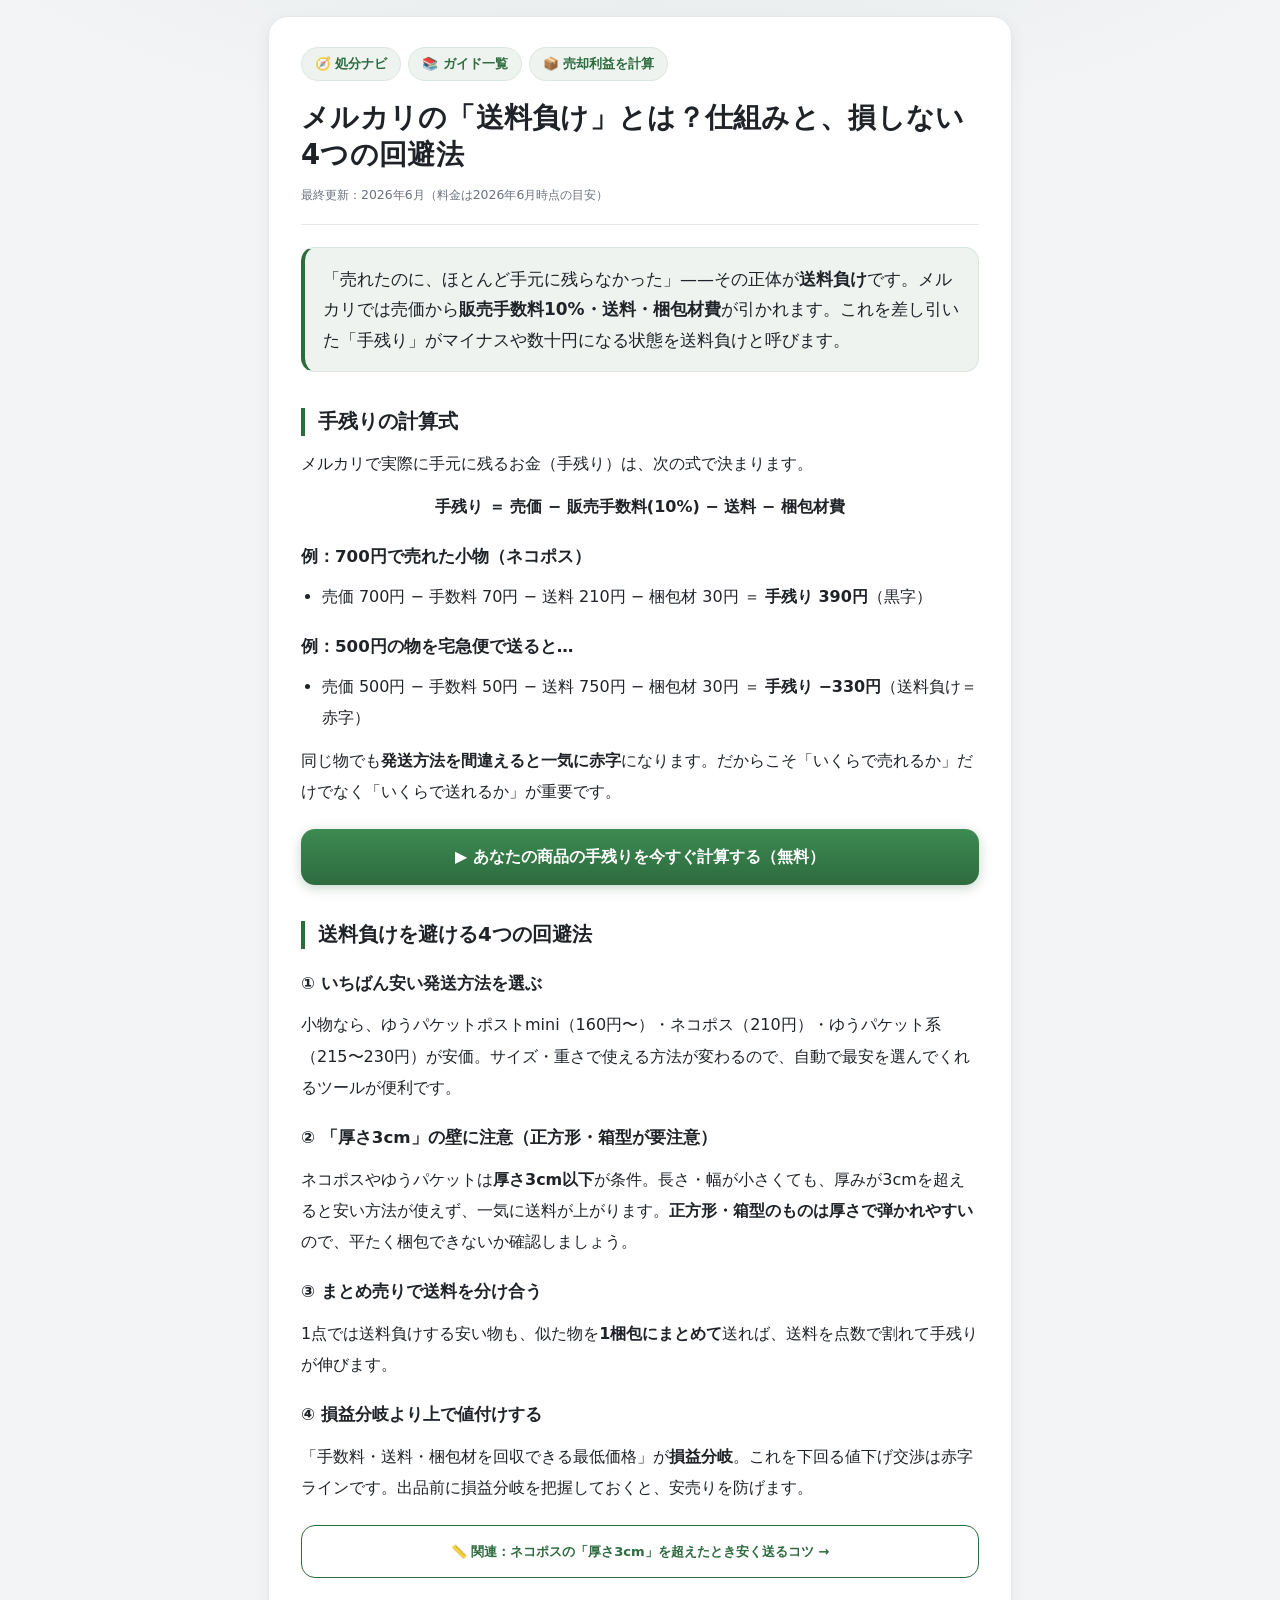
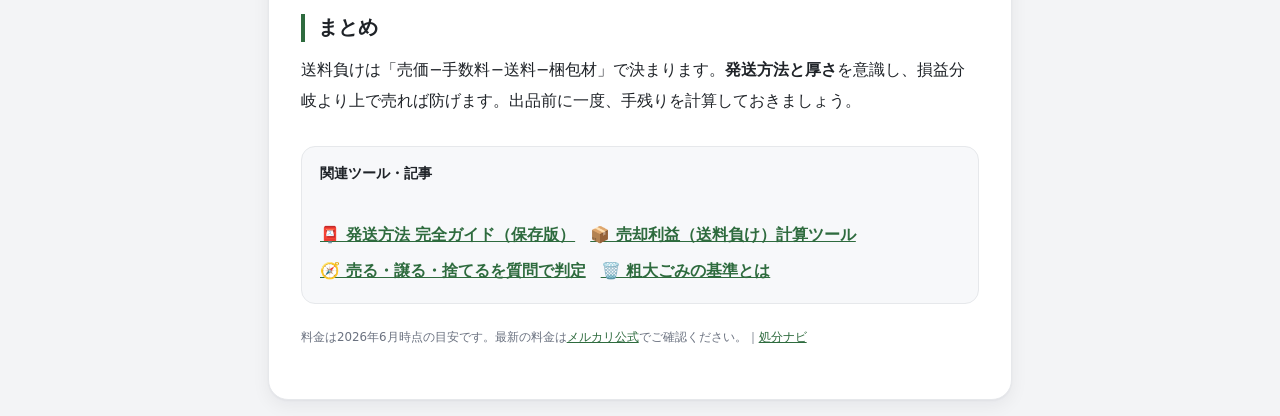
<file: guide/mercari-soryo-make.html>
<!doctype html>
<html lang="ja">
<head>
<meta charset="utf-8">
<meta name="viewport" content="width=device-width, initial-scale=1">
<title>メルカリの「送料負け」とは？仕組みと、損しない4つの回避法</title>
<meta name="description" content="メルカリの送料負け（送料・手数料を引くと赤字になること）の仕組みを図解。手残りの計算式、厚さ3cmの壁、まとめ売り、損益分岐の出し方まで。無料の計算ツールで今すぐチェックできます。">
<meta name="theme-color" content="#2e6b3e">
<meta property="og:type" content="article">
<meta property="og:title" content="メルカリの「送料負け」とは？仕組みと損しない回避法">
<meta property="og:description" content="送料・手数料を引いた手残りの計算式と、送料負けを避ける4つのコツ。無料ツールで即チェック。">
<meta property="og:url" content="https://ededdeddyw.github.io/soryo-make-tool/guide/mercari-soryo-make.html">
<meta property="og:image" content="https://ededdeddyw.github.io/soryo-make-tool/ogp.jpg">
<meta property="og:image:width" content="1200">
<meta property="og:image:height" content="630">
<meta name="twitter:card" content="summary_large_image">
<link rel="canonical" href="https://ededdeddyw.github.io/soryo-make-tool/guide/mercari-soryo-make.html">
<link rel="icon" href="../icon.svg">
<link rel="stylesheet" href="../theme.css">
<script type="application/ld+json">{"@context":"https://schema.org","@type":"Article","headline":"メルカリの「送料負け」とは？仕組みと損しない4つの回避法","description":"メルカリの送料負けの仕組みと回避法を解説。","author":{"@type":"Organization","name":"処分ナビ"},"mainEntityOfPage":"https://ededdeddyw.github.io/soryo-make-tool/guide/mercari-soryo-make.html","inLanguage":"ja"}</script>
</head>
<body>
<main class="article">
  <nav class="gnav">
    <a href="../index.html">🧭 処分ナビ</a>
    <a href="./index.html">📚 ガイド一覧</a>
    <a href="../soryo-tool.html">📦 売却利益を計算</a>
  </nav>

  <h1>メルカリの「送料負け」とは？仕組みと、損しない4つの回避法</h1>
  <p class="meta">最終更新：2026年6月（料金は2026年6月時点の目安）</p>

  <p class="lead">「売れたのに、ほとんど手元に残らなかった」——その正体が<strong>送料負け</strong>です。メルカリでは売価から<strong>販売手数料10%・送料・梱包材費</strong>が引かれます。これを差し引いた「手残り」がマイナスや数十円になる状態を送料負けと呼びます。</p>

  <h2>手残りの計算式</h2>
  <p>メルカリで実際に手元に残るお金（手残り）は、次の式で決まります。</p>
  <p style="text-align:center;font-weight:700">手残り ＝ 売価 − 販売手数料(10%) − 送料 − 梱包材費</p>
  <h3>例：700円で売れた小物（ネコポス）</h3>
  <ul>
    <li>売価 700円 − 手数料 70円 − 送料 210円 − 梱包材 30円 ＝ <strong>手残り 390円</strong>（黒字）</li>
  </ul>
  <h3>例：500円の物を宅急便で送ると…</h3>
  <ul>
    <li>売価 500円 − 手数料 50円 − 送料 750円 − 梱包材 30円 ＝ <strong>手残り −330円</strong>（送料負け＝赤字）</li>
  </ul>
  <p>同じ物でも<strong>発送方法を間違えると一気に赤字</strong>になります。だからこそ「いくらで売れるか」だけでなく「いくらで送れるか」が重要です。</p>

  <a class="cta" href="../soryo-tool.html">▶ あなたの商品の手残りを今すぐ計算する（無料）</a>

  <h2>送料負けを避ける4つの回避法</h2>
  <h3>① いちばん安い発送方法を選ぶ</h3>
  <p>小物なら、ゆうパケットポストmini（160円〜）・ネコポス（210円）・ゆうパケット系（215〜230円）が安価。サイズ・重さで使える方法が変わるので、自動で最安を選んでくれるツールが便利です。</p>

  <h3>② 「厚さ3cm」の壁に注意（正方形・箱型が要注意）</h3>
  <p>ネコポスやゆうパケットは<strong>厚さ3cm以下</strong>が条件。長さ・幅が小さくても、厚みが3cmを超えると安い方法が使えず、一気に送料が上がります。<strong>正方形・箱型のものは厚さで弾かれやすい</strong>ので、平たく梱包できないか確認しましょう。</p>

  <h3>③ まとめ売りで送料を分け合う</h3>
  <p>1点では送料負けする安い物も、似た物を<strong>1梱包にまとめて</strong>送れば、送料を点数で割れて手残りが伸びます。</p>

  <h3>④ 損益分岐より上で値付けする</h3>
  <p>「手数料・送料・梱包材を回収できる最低価格」が<strong>損益分岐</strong>。これを下回る値下げ交渉は赤字ラインです。出品前に損益分岐を把握しておくと、安売りを防げます。</p>

  <a class="cta sub" href="./nekoposu-atsusa.html">📏 関連：ネコポスの「厚さ3cm」を超えたとき安く送るコツ →</a>

  <h2>まとめ</h2>
  <p>送料負けは「売価−手数料−送料−梱包材」で決まります。<strong>発送方法と厚さ</strong>を意識し、損益分岐より上で売れば防げます。出品前に一度、手残りを計算しておきましょう。</p>

  <div class="rel">
    <strong>関連ツール・記事</strong><br>
    <a href="./hassou-houhou.html">📮 発送方法 完全ガイド（保存版）</a>
    <a href="../soryo-tool.html">📦 売却利益（送料負け）計算ツール</a>
    <a href="../index.html">🧭 売る・譲る・捨てるを質問で判定</a>
    <a href="./sodai-gomi-kijun.html">🗑️ 粗大ごみの基準とは</a>
  </div>

  <footer style="margin-top:24px;font-size:.74rem;color:var(--muted)">料金は2026年6月時点の目安です。最新の料金は<a href="https://jp-news.mercari.com/contents/1882" target="_blank" rel="noopener">メルカリ公式</a>でご確認ください。｜<a href="../index.html">処分ナビ</a></footer>
</main>
</body>
</html>
</file>
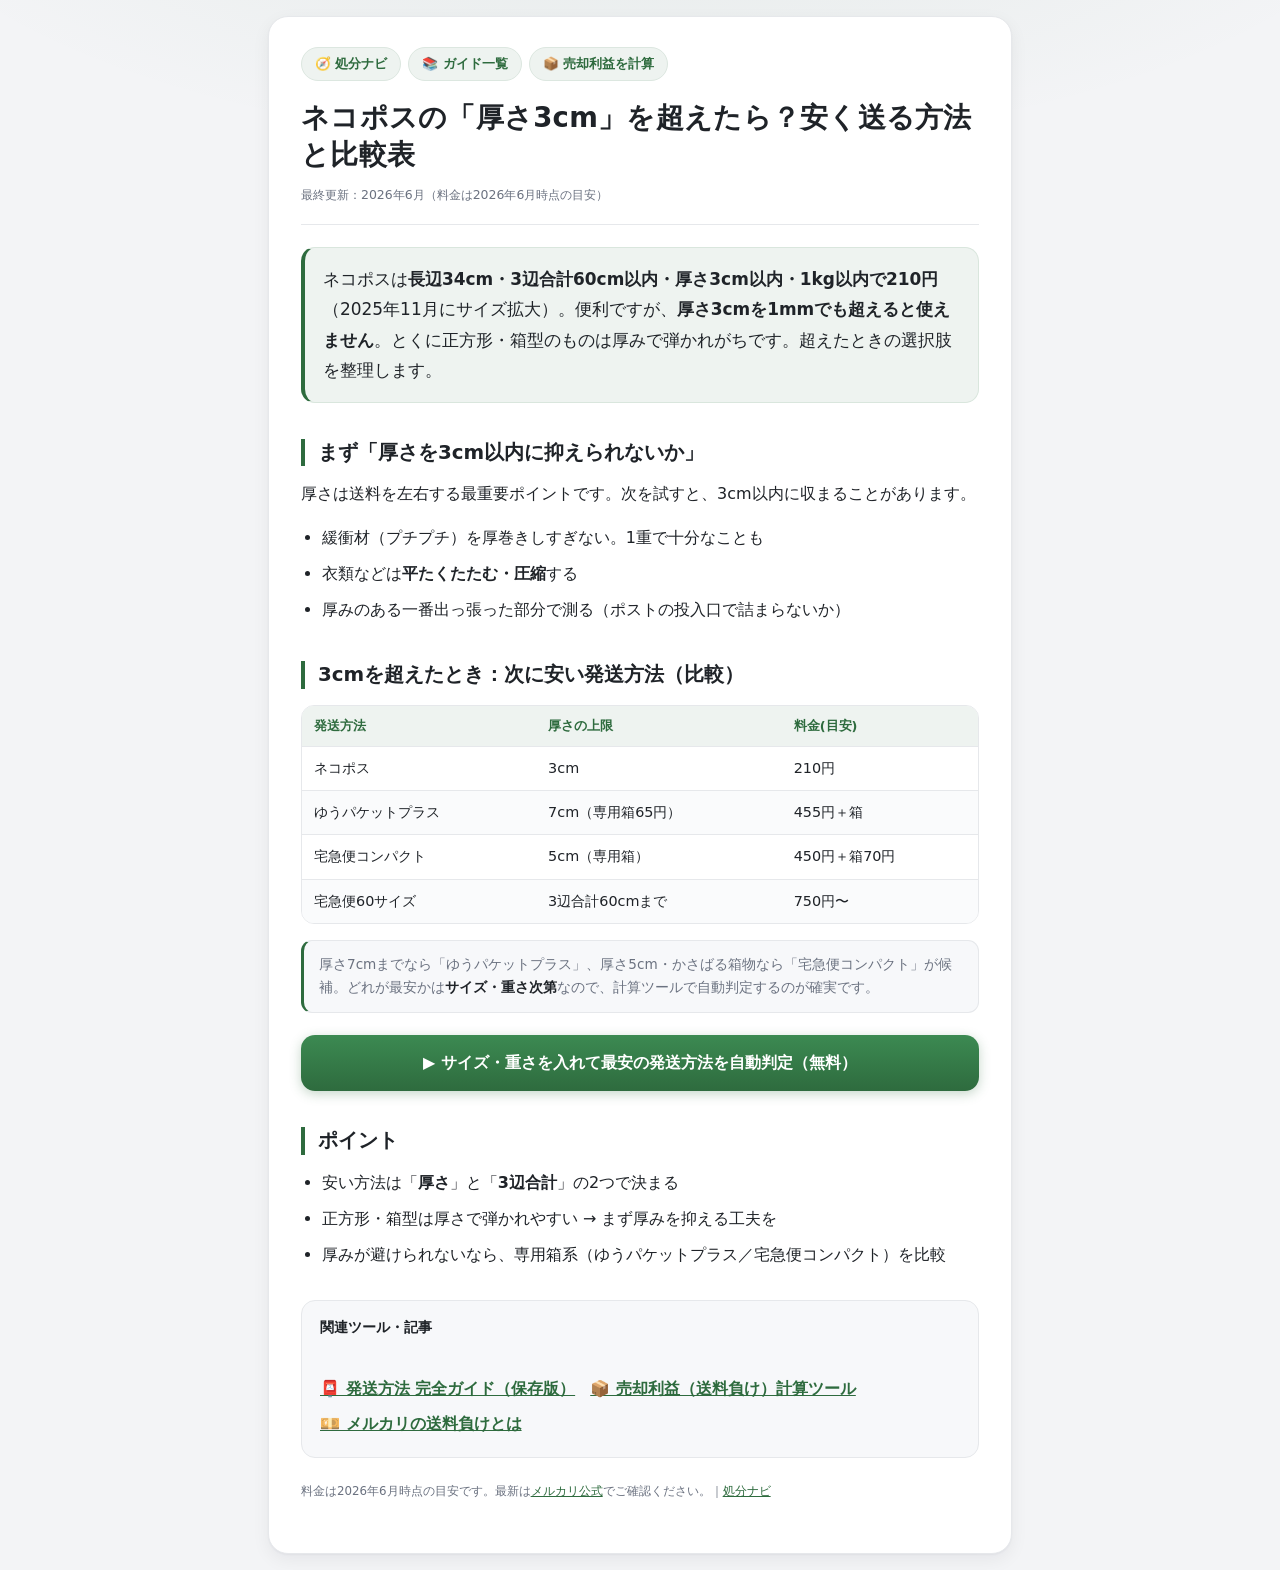
<file: guide/nekoposu-atsusa.html>
<!doctype html>
<html lang="ja">
<head>
<meta charset="utf-8">
<meta name="viewport" content="width=device-width, initial-scale=1">
<title>ネコポスの「厚さ3cm」を超えたら？安く送る方法と比較表</title>
<meta name="description" content="ネコポスは厚さ3cm・1kg以内で210円。3cmを超えると使えません。次に安い発送方法（ゆうパケットプラス・宅急便コンパクト等）の比較表と、厚さを抑える梱包のコツを解説。">
<meta name="theme-color" content="#2e6b3e">
<meta property="og:type" content="article">
<meta property="og:title" content="ネコポスの「厚さ3cm」を超えたら？安く送る方法と比較表">
<meta property="og:description" content="厚さ3cmを超えたときに次に安い発送方法の比較と、厚みを抑える梱包のコツ。">
<meta property="og:url" content="https://ededdeddyw.github.io/soryo-make-tool/guide/nekoposu-atsusa.html">
<meta property="og:image" content="https://ededdeddyw.github.io/soryo-make-tool/ogp.jpg">
<meta property="og:image:width" content="1200">
<meta property="og:image:height" content="630">
<meta name="twitter:card" content="summary_large_image">
<link rel="canonical" href="https://ededdeddyw.github.io/soryo-make-tool/guide/nekoposu-atsusa.html">
<link rel="icon" href="../icon.svg">
<link rel="stylesheet" href="../theme.css">
<script type="application/ld+json">{"@context":"https://schema.org","@type":"Article","headline":"ネコポスの「厚さ3cm」を超えたら？安く送る方法と比較表","author":{"@type":"Organization","name":"処分ナビ"},"mainEntityOfPage":"https://ededdeddyw.github.io/soryo-make-tool/guide/nekoposu-atsusa.html","inLanguage":"ja"}</script>
</head>
<body>
<main class="article">
  <nav class="gnav">
    <a href="../index.html">🧭 処分ナビ</a>
    <a href="./index.html">📚 ガイド一覧</a>
    <a href="../soryo-tool.html">📦 売却利益を計算</a>
  </nav>

  <h1>ネコポスの「厚さ3cm」を超えたら？安く送る方法と比較表</h1>
  <p class="meta">最終更新：2026年6月（料金は2026年6月時点の目安）</p>

  <p class="lead">ネコポスは<strong>長辺34cm・3辺合計60cm以内・厚さ3cm以内・1kg以内で210円</strong>（2025年11月にサイズ拡大）。便利ですが、<strong>厚さ3cmを1mmでも超えると使えません</strong>。とくに正方形・箱型のものは厚みで弾かれがちです。超えたときの選択肢を整理します。</p>

  <h2>まず「厚さを3cm以内に抑えられないか」</h2>
  <p>厚さは送料を左右する最重要ポイントです。次を試すと、3cm以内に収まることがあります。</p>
  <ul>
    <li>緩衝材（プチプチ）を厚巻きしすぎない。1重で十分なことも</li>
    <li>衣類などは<strong>平たくたたむ・圧縮</strong>する</li>
    <li>厚みのある一番出っ張った部分で測る（ポストの投入口で詰まらないか）</li>
  </ul>

  <h2>3cmを超えたとき：次に安い発送方法（比較）</h2>
  <table class="g">
    <thead><tr><th>発送方法</th><th>厚さの上限</th><th>料金(目安)</th></tr></thead>
    <tbody>
      <tr><td>ネコポス</td><td>3cm</td><td>210円</td></tr>
      <tr><td>ゆうパケットプラス</td><td>7cm（専用箱65円）</td><td>455円＋箱</td></tr>
      <tr><td>宅急便コンパクト</td><td>5cm（専用箱）</td><td>450円＋箱70円</td></tr>
      <tr><td>宅急便60サイズ</td><td>3辺合計60cmまで</td><td>750円〜</td></tr>
    </tbody>
  </table>
  <p class="note">厚さ7cmまでなら「ゆうパケットプラス」、厚さ5cm・かさばる箱物なら「宅急便コンパクト」が候補。どれが最安かは<strong>サイズ・重さ次第</strong>なので、計算ツールで自動判定するのが確実です。</p>

  <a class="cta" href="../soryo-tool.html">▶ サイズ・重さを入れて最安の発送方法を自動判定（無料）</a>

  <h2>ポイント</h2>
  <ul>
    <li>安い方法は「<strong>厚さ</strong>」と「<strong>3辺合計</strong>」の2つで決まる</li>
    <li>正方形・箱型は厚さで弾かれやすい → まず厚みを抑える工夫を</li>
    <li>厚みが避けられないなら、専用箱系（ゆうパケットプラス／宅急便コンパクト）を比較</li>
  </ul>

  <div class="rel">
    <strong>関連ツール・記事</strong><br>
    <a href="./hassou-houhou.html">📮 発送方法 完全ガイド（保存版）</a>
    <a href="../soryo-tool.html">📦 売却利益（送料負け）計算ツール</a>
    <a href="./mercari-soryo-make.html">💴 メルカリの送料負けとは</a>
  </div>

  <footer style="margin-top:24px;font-size:.74rem;color:var(--muted)">料金は2026年6月時点の目安です。最新は<a href="https://jp-news.mercari.com/contents/1882" target="_blank" rel="noopener">メルカリ公式</a>でご確認ください。｜<a href="../index.html">処分ナビ</a></footer>
</main>
</body>
</html>
</file>
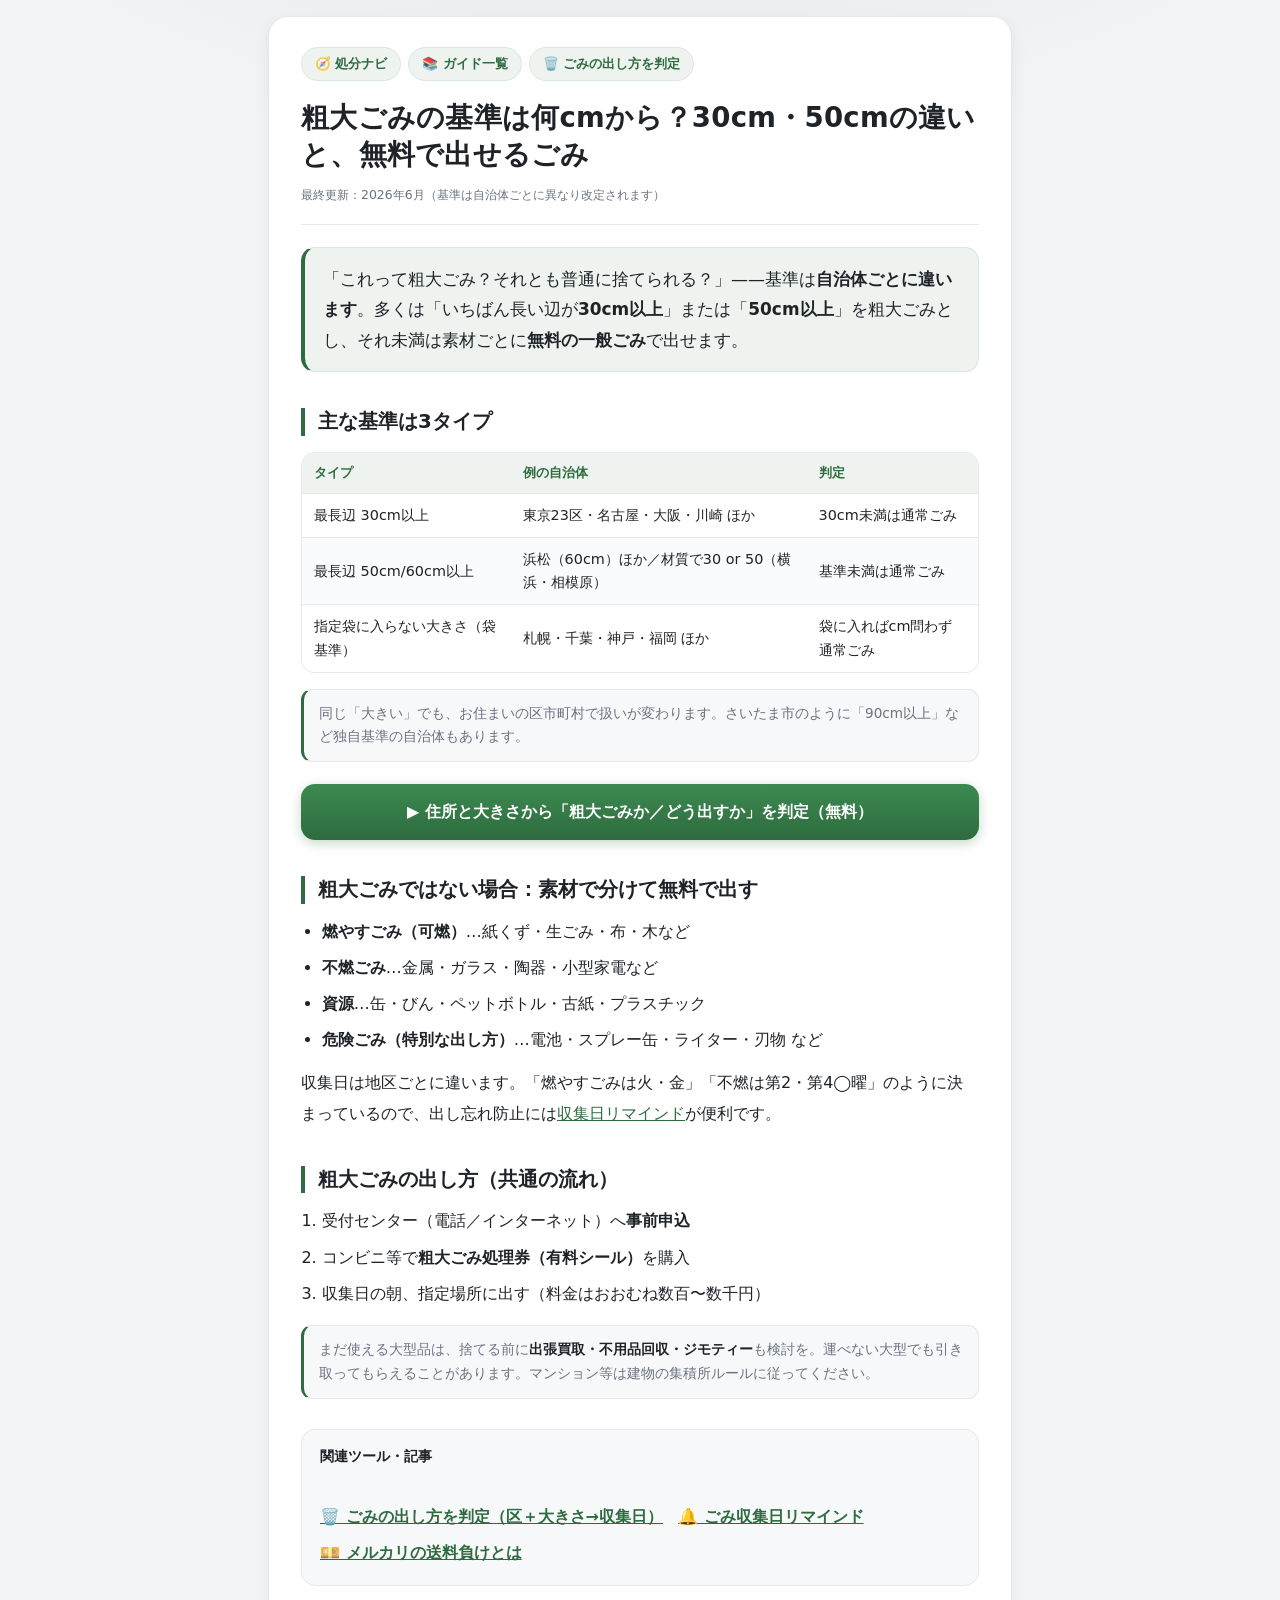
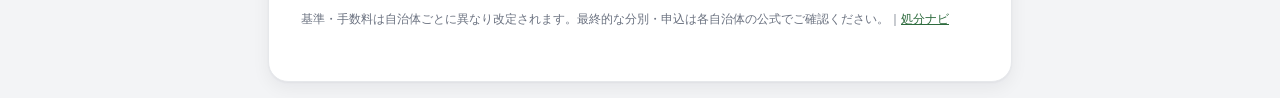
<file: guide/sodai-gomi-kijun.html>
<!doctype html>
<html lang="ja">
<head>
<meta charset="utf-8">
<meta name="viewport" content="width=device-width, initial-scale=1">
<title>粗大ごみの基準は何cmから？30cm・50cmの違いと無料で出せるごみ</title>
<meta name="description" content="粗大ごみの基準は自治体で異なり、多くは「最長辺30cm以上」または「50cm以上」。基準未満なら素材ごとに無料の一般ごみで出せます。区市町村別の基準と出し方を、住所と大きさから判定できる無料ツールも紹介。">
<meta name="theme-color" content="#2e6b3e">
<meta property="og:type" content="article">
<meta property="og:title" content="粗大ごみの基準は何cmから？30cm・50cmの違い">
<meta property="og:description" content="粗大ごみの基準（30cm/50cm/袋基準）と、基準未満で無料で出せるごみの分け方。">
<meta property="og:url" content="https://ededdeddyw.github.io/soryo-make-tool/guide/sodai-gomi-kijun.html">
<meta property="og:image" content="https://ededdeddyw.github.io/soryo-make-tool/ogp.jpg">
<meta property="og:image:width" content="1200">
<meta property="og:image:height" content="630">
<meta name="twitter:card" content="summary_large_image">
<link rel="canonical" href="https://ededdeddyw.github.io/soryo-make-tool/guide/sodai-gomi-kijun.html">
<link rel="icon" href="../icon.svg">
<link rel="stylesheet" href="../theme.css">
<script type="application/ld+json">{"@context":"https://schema.org","@type":"Article","headline":"粗大ごみの基準は何cmから？30cm・50cmの違いと無料で出せるごみ","author":{"@type":"Organization","name":"処分ナビ"},"mainEntityOfPage":"https://ededdeddyw.github.io/soryo-make-tool/guide/sodai-gomi-kijun.html","inLanguage":"ja"}</script>
</head>
<body>
<main class="article">
  <nav class="gnav">
    <a href="../index.html">🧭 処分ナビ</a>
    <a href="./index.html">📚 ガイド一覧</a>
    <a href="../index.html#gov">🗑️ ごみの出し方を判定</a>
  </nav>

  <h1>粗大ごみの基準は何cmから？30cm・50cmの違いと、無料で出せるごみ</h1>
  <p class="meta">最終更新：2026年6月（基準は自治体ごとに異なり改定されます）</p>

  <p class="lead">「これって粗大ごみ？それとも普通に捨てられる？」——基準は<strong>自治体ごとに違います</strong>。多くは「いちばん長い辺が<strong>30cm以上</strong>」または「<strong>50cm以上</strong>」を粗大ごみとし、それ未満は素材ごとに<strong>無料の一般ごみ</strong>で出せます。</p>

  <h2>主な基準は3タイプ</h2>
  <table class="g">
    <thead><tr><th>タイプ</th><th>例の自治体</th><th>判定</th></tr></thead>
    <tbody>
      <tr><td>最長辺 30cm以上</td><td>東京23区・名古屋・大阪・川崎 ほか</td><td>30cm未満は通常ごみ</td></tr>
      <tr><td>最長辺 50cm/60cm以上</td><td>浜松（60cm）ほか／材質で30 or 50（横浜・相模原）</td><td>基準未満は通常ごみ</td></tr>
      <tr><td>指定袋に入らない大きさ（袋基準）</td><td>札幌・千葉・神戸・福岡 ほか</td><td>袋に入ればcm問わず通常ごみ</td></tr>
    </tbody>
  </table>
  <p class="note">同じ「大きい」でも、お住まいの区市町村で扱いが変わります。さいたま市のように「90cm以上」など独自基準の自治体もあります。</p>

  <a class="cta" href="../index.html#gov">▶ 住所と大きさから「粗大ごみか／どう出すか」を判定（無料）</a>

  <h2>粗大ごみではない場合：素材で分けて無料で出す</h2>
  <ul>
    <li><strong>燃やすごみ（可燃）</strong>…紙くず・生ごみ・布・木など</li>
    <li><strong>不燃ごみ</strong>…金属・ガラス・陶器・小型家電など</li>
    <li><strong>資源</strong>…缶・びん・ペットボトル・古紙・プラスチック</li>
    <li><strong>危険ごみ（特別な出し方）</strong>…電池・スプレー缶・ライター・刃物 など</li>
  </ul>
  <p>収集日は地区ごとに違います。「燃やすごみは火・金」「不燃は第2・第4◯曜」のように決まっているので、出し忘れ防止には<a href="../reminder.html">収集日リマインド</a>が便利です。</p>

  <h2>粗大ごみの出し方（共通の流れ）</h2>
  <ol>
    <li>受付センター（電話／インターネット）へ<strong>事前申込</strong></li>
    <li>コンビニ等で<strong>粗大ごみ処理券（有料シール）</strong>を購入</li>
    <li>収集日の朝、指定場所に出す（料金はおおむね数百〜数千円）</li>
  </ol>
  <p class="note">まだ使える大型品は、捨てる前に<strong>出張買取・不用品回収・ジモティー</strong>も検討を。運べない大型でも引き取ってもらえることがあります。マンション等は建物の集積所ルールに従ってください。</p>

  <div class="rel">
    <strong>関連ツール・記事</strong><br>
    <a href="../index.html#gov">🗑️ ごみの出し方を判定（区＋大きさ→収集日）</a>
    <a href="../reminder.html">🔔 ごみ収集日リマインド</a>
    <a href="./mercari-soryo-make.html">💴 メルカリの送料負けとは</a>
  </div>

  <footer style="margin-top:24px;font-size:.74rem;color:var(--muted)">基準・手数料は自治体ごとに異なり改定されます。最終的な分別・申込は各自治体の公式でご確認ください。｜<a href="../index.html">処分ナビ</a></footer>
</main>
</body>
</html>
</file>
<file: theme.css>
/* 処分ナビ 共通テーマ（index / soryo-tool / reminder 共通の土台）
   色・余白・角丸・影などの design token はここを変えれば全画面に反映されます。
   ベース＝ニュートラルグレー、緑(--accent)はブランドのアクセント。 */
:root{
  --bg:#f3f4f6; --card:#ffffff; --ink:#1f2328; --muted:#6b7280;
  --line:#e6e8eb; --accent:#2e6b3e; --accent-soft:#eef3f0;
  --accent-deep:#234f30; --accent-bright:#3c8a52;
  --ok:#2e8b57; --ok-bg:#eaf5ef; --warn:#b7791f; --warn-bg:#fbf3e2;
  --bad:#c0392b; --bad-bg:#fbece9; --blue:#2b6cb0; --blue-bg:#eaf1fa;
  --radius:16px;
  --shadow:0 1px 2px rgba(17,24,39,.04), 0 6px 18px rgba(17,24,39,.06);
  --shadow-lg:0 2px 6px rgba(17,24,39,.06), 0 16px 36px rgba(17,24,39,.11);
  --ring:0 0 0 3px var(--accent-soft);
}
*{box-sizing:border-box}
body{margin:0;font-family:"Hiragino Sans","Yu Gothic UI","Segoe UI",system-ui,sans-serif;
  background-color:var(--bg);
  background-image:radial-gradient(1100px 440px at 50% -160px, rgba(46,107,62,.08), transparent 72%);
  background-attachment:fixed;
  color:var(--ink);line-height:1.6;-webkit-font-smoothing:antialiased;text-rendering:optimizeLegibility}
a{color:var(--accent)}
/* 触れる要素の微アニメ＋フォーカスリング（日常使いの質感） */
button,a,.preset,.btn,.tab,.wz-opt,.g-mat,.chip,input,select,summary{transition:background-color .15s ease,border-color .15s ease,box-shadow .18s ease,transform .12s ease,color .15s ease}
:focus-visible{outline:none;box-shadow:var(--ring)}
@media (prefers-reduced-motion:reduce){*{transition:none!important}}

/* 共通コンポーネント：ボタン・バッジ（index / reminder 共通） */
.btn{font:inherit;font-weight:700;cursor:pointer;border-radius:11px;padding:10px 16px;border:1px solid var(--line);background:#fff;color:var(--ink);box-shadow:0 1px 2px rgba(17,24,39,.05)}
.btn:hover:not(:disabled){border-color:#d6dade;box-shadow:var(--shadow);transform:translateY(-1px)}
.btn:active:not(:disabled){transform:translateY(0);box-shadow:0 1px 2px rgba(17,24,39,.06)}
.btn.primary{background:linear-gradient(180deg,var(--accent-bright),var(--accent));color:#fff;border-color:var(--accent-deep);box-shadow:0 2px 9px rgba(46,107,62,.30)}
.btn.primary:hover:not(:disabled){box-shadow:0 7px 18px rgba(46,107,62,.36)}
.btn.primary:disabled{background:#a9c6b4;border-color:#a9c6b4;cursor:not-allowed;box-shadow:none}
.btn.ghost{color:var(--muted);background:transparent;border-color:transparent;box-shadow:none}
.btn.ghost:hover:not(:disabled){background:var(--accent-soft);color:var(--accent);box-shadow:none;transform:none}
.verified{font-size:.68rem;background:var(--ok-bg);color:var(--ok);border-radius:5px;padding:1px 6px;font-weight:700;margin-left:6px}
.estim{font-size:.68rem;background:var(--warn-bg);color:var(--warn);border-radius:5px;padding:1px 6px;font-weight:700;margin-left:6px}

/* ヘッダー・レイアウト土台（index / soryo-tool / reminder 共通） */
.logo{width:46px;height:46px;border-radius:14px;background:linear-gradient(135deg,var(--accent-bright),var(--accent-deep));display:grid;place-items:center;flex:0 0 auto;
  box-shadow:0 4px 12px rgba(46,107,62,.30), inset 0 1px 0 rgba(255,255,255,.28)}
.logo svg{width:26px;height:26px}
/* ブランド（ロゴ＋ワードマークのリンク） */
.brand{display:inline-flex;align-items:center;gap:11px;text-decoration:none;color:inherit;border-radius:14px}
.brand h1{margin:0;letter-spacing:.01em}
.brand:hover .logo{transform:translateY(-1px);box-shadow:0 7px 18px rgba(46,107,62,.36), inset 0 1px 0 rgba(255,255,255,.28)}
.brand:hover h1{color:var(--accent)}
.sub{font-size:.82rem;color:var(--muted);margin:2px 0 0}
.toplink{font-size:.8rem;margin:0 0 14px}
.toplink a{color:var(--accent);font-weight:700;text-decoration:none;background:#fff;border:1px solid var(--line);border-radius:999px;padding:6px 13px;box-shadow:var(--shadow)}
.row2{display:grid;grid-template-columns:1fr 1fr;gap:10px}
@media(max-width:560px){.row2{grid-template-columns:1fr}}
.row3{display:grid;grid-template-columns:1fr 1fr 1fr;gap:8px}
.unit{position:relative}
.unit .u{position:absolute;right:11px;top:50%;transform:translateY(-50%);font-size:.78rem;color:var(--muted)}
.callout{margin-top:12px;background:var(--blue-bg);border:1px solid #bcd6ef;border-radius:11px;padding:12px 14px;font-size:.84rem}
.callout b{color:var(--blue)}

/* サイズの目安プリセット（index ③ / soryo-tool 共通。reminder は各ページで上書き） */
.presets{display:flex;flex-wrap:wrap;gap:7px;margin:2px 0 4px}
.preset{font:inherit;font-size:.82rem;font-weight:700;cursor:pointer;border:1px solid var(--line);background:#fff;border-radius:12px;padding:8px 12px;color:var(--ink);transition:.15s;line-height:1.15;text-align:left}
.preset:hover{border-color:var(--accent);background:var(--accent-soft);transform:translateY(-1px)}
.preset .pm{font-size:.68rem;color:var(--muted);display:block;margin-top:3px;font-weight:400}

/* 計算結果ブロック（index ③ / soryo-tool 共通：最安カード・判定・内訳・比較表） */
.ship-pick{display:flex;align-items:center;gap:12px;background:linear-gradient(135deg,var(--accent-soft),#ffffff);border:1px solid #cfe3d6;border-radius:14px;padding:13px 15px;margin-bottom:12px;box-shadow:0 2px 10px rgba(46,107,62,.10)}
.ship-pick .pe{font-size:1.6rem;flex:0 0 auto;filter:drop-shadow(0 1px 1px rgba(0,0,0,.08))}
.ship-pick .pl{font-size:.7rem;color:var(--muted);font-weight:700}
.ship-pick .pn{font-size:1.05rem;font-weight:800;line-height:1.2}
.ship-pick .pc{margin-left:auto;text-align:right;flex:0 0 auto}
.ship-pick .pc b{font-size:1.12rem;color:var(--accent)}
.verdict{border-radius:var(--radius);padding:16px;display:flex;gap:13px;align-items:flex-start;margin-bottom:14px;border:1px solid transparent;box-shadow:var(--shadow)}
.verdict .ico{width:38px;height:38px;border-radius:10px;display:grid;place-items:center;flex:0 0 auto;background:#fff}
.verdict .ico svg{width:23px;height:23px}
.verdict .vt{font-size:1.12rem;font-weight:800;margin:0}.verdict .vd{font-size:.83rem;margin:3px 0 0}
.v-ok{background:var(--ok-bg);border-color:#bfe3cd}.v-ok .vt,.v-ok .ico svg{color:var(--ok)}
.v-warn{background:var(--warn-bg);border-color:#ecd9a8}.v-warn .vt,.v-warn .ico svg{color:var(--warn)}
.v-bad{background:var(--bad-bg);border-color:#f0c4bd}.v-bad .vt,.v-bad .ico svg{color:var(--bad)}
.net-big{font-size:2rem;font-weight:800;line-height:1.1;margin:2px 0}
.net-big.neg{color:var(--bad)}.net-big.pos{color:var(--ok)}
.net-cap{font-size:.77rem;color:var(--muted)}
table.bd{width:100%;border-collapse:collapse;font-size:.85rem;margin-top:4px}
table.bd td{padding:7px 2px;border-bottom:1px solid var(--line)}
table.bd td:last-child{text-align:right;font-variant-numeric:tabular-nums}
table.bd tr.total td{border-bottom:none;font-weight:800;padding-top:10px}
table.bd tr.minus td:last-child{color:var(--bad)}
.actions .a{display:flex;gap:9px;align-items:flex-start;font-size:.84rem;padding:8px 0;border-bottom:1px solid var(--line)}
.actions .a:last-child{border-bottom:none}
.actions .a .n{flex:0 0 auto;width:20px;height:20px;border-radius:6px;background:var(--accent);color:#fff;font-size:.72rem;font-weight:700;display:grid;place-items:center;margin-top:2px}
table.cmp-t{width:100%;border-collapse:collapse;font-size:.82rem;margin-top:6px}
table.cmp-t th,table.cmp-t td{padding:9px 8px;text-align:left;border-bottom:1px solid var(--line)}
table.cmp-t th{font-size:.73rem;color:var(--muted);background:#fafbfa}
table.cmp-t td.num{text-align:right;font-variant-numeric:tabular-nums}
table.cmp-t tr.best{background:var(--ok-bg)}
table.cmp-t tr.ng td{color:#aab4ae}
.tag{font-size:.68rem;padding:1px 6px;border-radius:5px;background:var(--accent-soft);color:var(--accent);font-weight:700;white-space:nowrap}
.tag.ng{background:#f0f2f0;color:#9aa49d}
.net-cell.neg{color:var(--bad);font-weight:700}.net-cell.pos{color:var(--ok);font-weight:700}
.disc{font-size:.74rem;color:var(--muted);background:#fff;border:1px dashed var(--line);border-radius:10px;padding:11px 13px}
.disc b{color:var(--ink)}

/* ガイド記事（guide/*.html）共通スタイル ― 編集記事クオリティの「読み物」体験 */
.article{max-width:744px;margin:16px auto;background:var(--card);border:1px solid var(--line);border-radius:20px;box-shadow:var(--shadow);padding:30px 32px 52px}
@media(max-width:560px){.article{margin:10px;border-radius:16px;padding:22px 18px 42px}}
.gnav{display:flex;gap:7px;flex-wrap:wrap;align-items:center;font-size:.8rem;margin:0 0 18px}
.gnav a{font-weight:700;text-decoration:none;background:var(--accent-soft);color:var(--accent);border:1px solid #dce7e0;border-radius:999px;padding:6px 13px}
.gnav a:hover{background:#e4efe8}
.article .kicker{display:inline-block;font-size:.72rem;font-weight:800;letter-spacing:.05em;color:var(--accent);background:var(--accent-soft);border-radius:999px;padding:3px 11px;margin-bottom:10px}
.article h1{font-size:1.72rem;line-height:1.34;margin:4px 0 10px;font-weight:800;letter-spacing:.01em}
@media(max-width:560px){.article h1{font-size:1.46rem}}
.article .meta{font-size:.78rem;color:var(--muted);margin:0 0 22px;padding-bottom:16px;border-bottom:1px solid var(--line)}
.article h2{font-size:1.24rem;line-height:1.4;margin:36px 0 12px;padding-left:13px;border-left:4px solid var(--accent);font-weight:800}
.article h3{font-size:1.04rem;margin:22px 0 6px;font-weight:800}
.article p,.article li{font-size:1rem;line-height:1.95}
.article p{margin:12px 0}
.article ul,.article ol{padding-left:1.3em;margin:10px 0}
.article li{margin:5px 0}
.article strong{font-weight:800}
.article .lead{font-size:1.06rem;line-height:1.8;color:var(--ink);background:var(--accent-soft);border:1px solid #d9e6dd;border-left:4px solid var(--accent);border-radius:14px;padding:16px 18px;margin:6px 0 24px}
.article .cta{display:block;text-align:center;font-weight:800;text-decoration:none;background:linear-gradient(180deg,var(--accent-bright),var(--accent));color:#fff;border-radius:14px;padding:15px 18px;margin:22px 0;box-shadow:0 3px 12px rgba(46,107,62,.28)}
.article .cta:hover{box-shadow:0 8px 20px rgba(46,107,62,.34);transform:translateY(-1px)}
.article .cta.sub{background:#fff;color:var(--accent);border:1.5px solid var(--accent);box-shadow:none}
.article .cta.sub:hover{background:var(--accent-soft);box-shadow:none}
.article table.g{width:100%;border-collapse:separate;border-spacing:0;font-size:.9rem;margin:16px 0;border:1px solid var(--line);border-radius:13px;overflow:hidden}
.article table.g th,.article table.g td{padding:10px 12px;text-align:left;border-bottom:1px solid var(--line)}
.article table.g tbody tr:last-child td{border-bottom:none}
.article table.g th{background:var(--accent-soft);font-size:.8rem;color:var(--accent);font-weight:700}
.article table.g tbody tr:nth-child(even){background:#fafbfc}
.article .note{font-size:.85rem;line-height:1.75;color:var(--muted);background:#f7f8fa;border:1px solid var(--line);border-left:3px solid var(--accent);border-radius:11px;padding:12px 15px;margin:16px 0}
.article .note b,.article .note strong{color:var(--ink)}
/* 編集パーツ（任意で各記事に追加可：要点・手順・目次） */
.article .point{background:var(--ok-bg);border:1px solid #bfe3cd;border-radius:14px;padding:14px 16px;margin:18px 0}
.article .point .pt-h{font-weight:800;color:var(--ok);font-size:.92rem;margin:0 0 4px}
.article .steps{counter-reset:st;margin:16px 0;padding:0;list-style:none}
.article .steps li{counter-increment:st;position:relative;padding:11px 0 11px 42px;border-bottom:1px solid var(--line);font-size:.96rem}
.article .steps li:last-child{border-bottom:none}
.article .steps li::before{content:counter(st);position:absolute;left:0;top:10px;width:27px;height:27px;border-radius:50%;background:linear-gradient(135deg,var(--accent-bright),var(--accent-deep));color:#fff;font-weight:800;font-size:.82rem;display:grid;place-items:center}
.article .toc{background:#f7f8fa;border:1px solid var(--line);border-radius:14px;padding:14px 18px;margin:20px 0}
.article .toc .toc-h{font-weight:800;font-size:.86rem;margin:0 0 6px;color:var(--ink)}
.article .toc a{display:block;padding:5px 0;font-size:.92rem;text-decoration:none;border-bottom:1px dashed var(--line)}
.article .toc a:last-child{border-bottom:none}
.article .rel{margin-top:30px;background:#f7f8fa;border:1px solid var(--line);border-radius:14px;padding:15px 18px}
.article .rel strong{display:block;margin-bottom:6px;font-size:.9rem}
.article .rel a{display:inline-block;margin:5px 10px 5px 0;font-weight:700}
</file>
